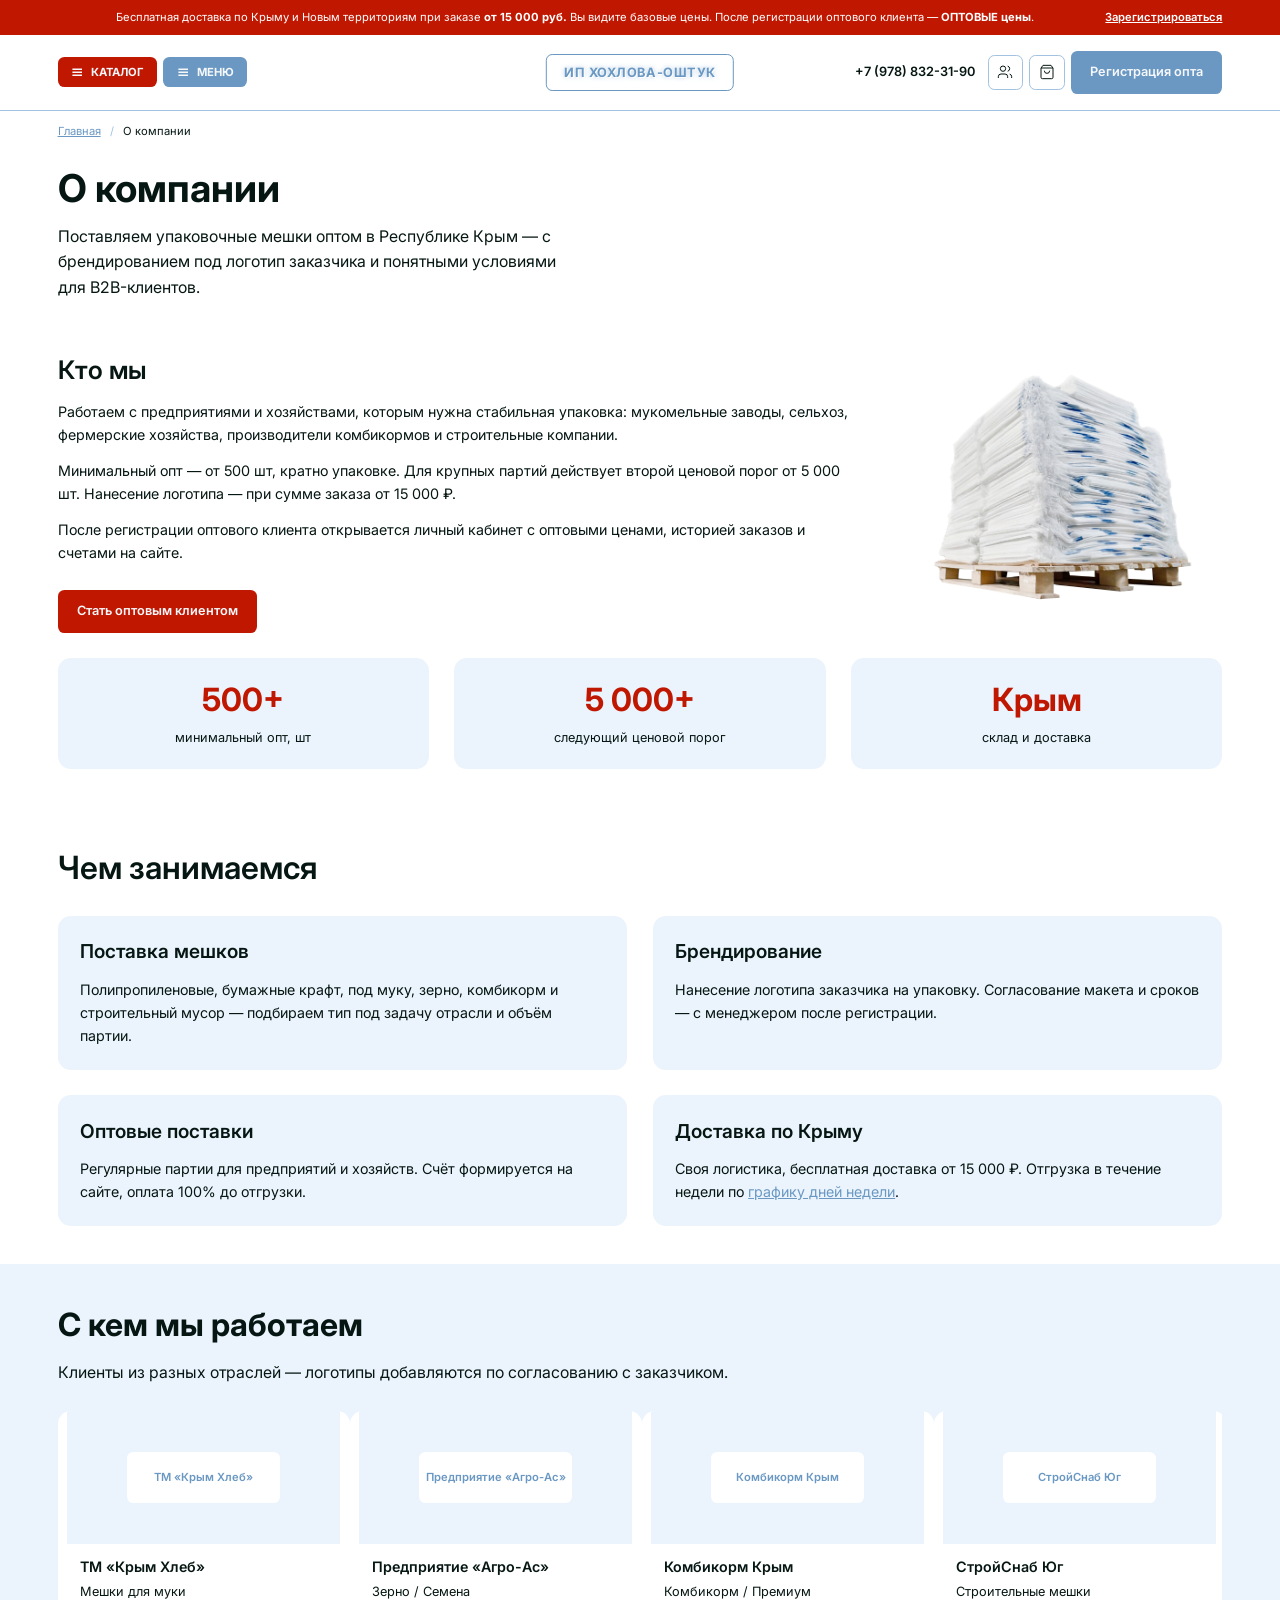
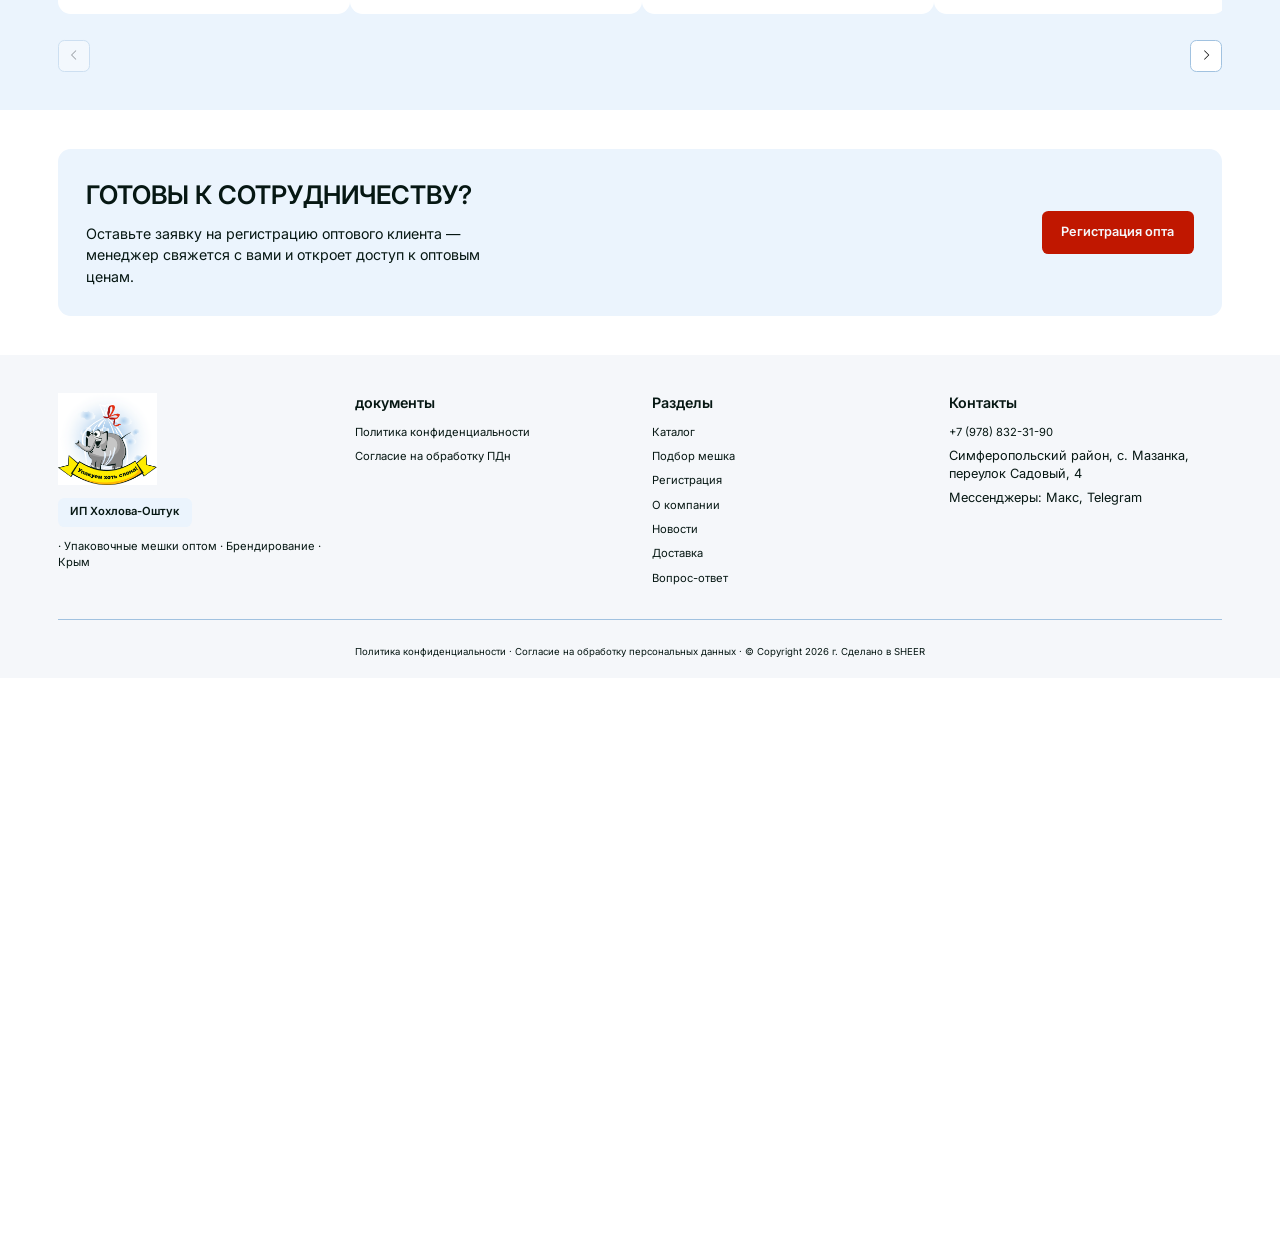
<file: about.html>
<!DOCTYPE html>
<html lang="ru">
<head>
  <meta charset="utf-8" />
  <title>О компании — упаковочные мешки оптом | Упакуем хоть слона</title>
  <meta http-equiv="X-UA-Compatible" content="IE=edge" />
  <meta name="viewport" content="width=device-width, initial-scale=1, maximum-scale=1" />
  <meta name="format-detection" content="telephone=no" />
  <meta name="description" content="ИП Хохлова-Оштук — поставка упаковочных мешков оптом в Крыму. Брендирование, оптовые цены, склад в с. Мазанка, доставка своим транспортом." />

  <link rel="stylesheet" href="libs/bootstrap/bootstrap-grid.css" />
  <link rel="stylesheet" href="libs/fontawesome-free-5.12.0-web/css/all.min.css" />
  <link rel="stylesheet" href="libs/fancybox/jquery.fancybox.min.css" />
  <link rel="stylesheet" href="libs/slick/slick.css" />
  <link rel="stylesheet" href="css/fonts.css" />
  <link rel="stylesheet" href="css/main.css?ver=19" />
  <link rel="stylesheet" href="css/media.css?ver=17" />
</head>
<body>

  <!-- bitrix: top banner -->
  <div class="top-banner">
    <div class="container-fluid">
      <div class="container-main">
        <div class="row">
          <div class="col-12">
            <div class="top-banner__inner">
              <p class="top-banner__text">
                Бесплатная доставка по Крыму и Новым территориям при заказе
                <strong>от 15 000 руб.</strong>
                Вы видите базовые цены. После регистрации оптового клиента —
                <strong>ОПТОВЫЕ цены</strong>.
              </p>
              <a href="index.html#register" class="top-banner__link">Зарегистрироваться</a>
            </div>
          </div>
        </div>
      </div>
    </div>
  </div>

  <!-- bitrix: header -->
  <header class="header default">
    <div class="container-fluid">
      <div class="container-main">
        <div class="row">
          <div class="col-12">
            <div class="header__wrapper">
              <div class="header__left">
                <a href="catalog.html" class="btn-header btn-header--red">
                  <svg width="18" height="18" viewBox="0 0 24 24" fill="none" stroke="currentColor" stroke-width="2.5" aria-hidden="true"><path d="M4 7h16M4 12h16M4 17h16"/></svg>
                  Каталог
                </a>
                <button type="button" class="btn-header btn-header--blue btn-header-menu" aria-label="Открыть меню" aria-expanded="false" aria-controls="menu-mobile">
                  <svg width="18" height="18" viewBox="0 0 24 24" fill="none" stroke="currentColor" stroke-width="2.5" aria-hidden="true"><path d="M4 7h16M4 12h16M4 17h16"/></svg>
                  Меню
                </button>
              </div>
              <a href="index.html" class="header__brand" aria-label="ИП Хохлова-Оштук — на главную">ИП Хохлова-Оштук</a>
              <div class="header__right">
                <a href="tel:+79788323190" class="header__phone">+7 (978) 832-31-90</a>
                <a href="#" class="header__icon" aria-label="Войти">
                  <svg viewBox="0 0 24 24" fill="none" stroke="currentColor" stroke-width="1.5"><path d="M16 21v-2a4 4 0 0 0-4-4H6a4 4 0 0 0-4 4v2"/><circle cx="9" cy="7" r="4"/><path d="M22 21v-2a4 4 0 0 0-3-3.87M16 3.13a4 4 0 0 1 0 7.75"/></svg>
                </a>
                <a href="#" class="header__icon" aria-label="Корзина">
                  <svg viewBox="0 0 24 24" fill="none" stroke="currentColor" stroke-width="1.5"><path d="M6 2 3 6v14a2 2 0 0 0 2 2h14a2 2 0 0 0 2-2V6l-3-4Z"/><path d="M3 6h18M16 10a4 4 0 0 1-8 0"/></svg>
                </a>
                <a href="index.html#register" class="btn-main btn-main--blue btn-main--header">Регистрация опта</a>
              </div>
            </div>
          </div>
        </div>
      </div>
    </div>
    <div class="menu-mobile" id="menu-mobile">
      <div class="container-fluid">
        <div class="container-main">
          <div class="menu-mobile__inner">
            <div class="menu-mobile__head">
              <p class="menu-mobile__title">Меню</p>
              <button type="button" class="menu-mobile__close" aria-label="Закрыть меню">
                <svg width="20" height="20" viewBox="0 0 24 24" fill="none" stroke="currentColor" stroke-width="2" aria-hidden="true"><path d="M18 6 6 18M6 6l12 12"/></svg>
              </button>
            </div>
            <a href="tel:+79788323190" class="menu-mobile__phone">
              <span class="menu-mobile__phone-label">Позвонить на склад</span>
              <span class="menu-mobile__phone-value">+7 (978) 832-31-90</span>
            </a>
            <div class="menu-mobile__body">
              <div class="menu-mobile__group">
                <p class="menu-mobile__label">Каталог и заказ</p>
                <nav class="menu-mobile__nav" aria-label="Каталог и заказ">
                  <a href="catalog.html" class="menu-mobile__link">Каталог мешков</a>
                  <a href="index.html#bag-selection" class="menu-mobile__link">Подбор мешка</a>
                </nav>
              </div>
              <div class="menu-mobile__group">
                <p class="menu-mobile__label">Для кого</p>
                <nav class="menu-mobile__nav menu-mobile__nav--grid" aria-label="Направления">
                  <a href="index.html#segments" class="menu-mobile__link">Все направления</a>
                  <a href="landing-mill.html" class="menu-mobile__link">Мукомольные</a>
                  <a href="landing-agro.html" class="menu-mobile__link">Сельское хозяйство</a>
                  <a href="landing-feed.html" class="menu-mobile__link">Комбикорма</a>
                  <a href="landing-farm.html" class="menu-mobile__link">Фермеры</a>
                  <a href="landing-build.html" class="menu-mobile__link">Строительные</a>
                </nav>
              </div>
              <div class="menu-mobile__group">
                <p class="menu-mobile__label">Компания и сервис</p>
                <nav class="menu-mobile__nav" aria-label="Компания и сервис">
                  <a href="delivery.html" class="menu-mobile__link">Доставка</a>
                  <a href="about.html" class="menu-mobile__link is-active" aria-current="page">О компании</a>
                  <a href="news.html" class="menu-mobile__link">Новости</a>
                  <a href="index.html#faq" class="menu-mobile__link">Вопрос-ответ</a>
                </nav>
              </div>
            </div>
            <div class="menu-mobile__footer">
              <a href="index.html#register" class="btn-main btn-main--blue">Регистрация опта</a>
            </div>
          </div>
        </div>
      </div>
    </div>
    <div class="menu-overlay"></div>
  </header>
  <div class="header-spacer"></div>

  <main>

    <!-- Breadcrumbs -->
    <div class="container-fluid">
      <div class="container-main">
        <div class="row">
          <div class="col-12">
            <nav class="breadcrumbs" aria-label="Хлебные крошки">
              <a href="index.html">Главная</a>
              <span class="breadcrumbs__sep" aria-hidden="true">/</span>
              <span class="breadcrumbs__current">О компании</span>
            </nav>
          </div>
        </div>
      </div>
    </div>

    <!-- Intro -->
    <section class="section section--page-intro">
      <div class="container-fluid">
        <div class="container-main">
          <div class="row">
            <div class="col-12 col-lg-10">
              <h1 class="page-title">О компании</h1>
              <p class="page-lead">Поставляем упаковочные мешки оптом в Республике Крым — с брендированием под логотип заказчика и понятными условиями для B2B-клиентов.</p>
            </div>
          </div>
        </div>
      </div>
    </section>

    <!-- Кто мы -->
    <section class="section">
      <div class="container-fluid">
        <div class="container-main">
          <div class="row">
            <div class="col-12">
              <div class="about-grid">
                <div class="about-text">
                  <h2 class="about-text__title">Кто мы</h2>
                  <p>Работаем с предприятиями и хозяйствами, которым нужна стабильная упаковка: мукомельные заводы, сельхоз, фермерские хозяйства, производители комбикормов и строительные компании.</p>
                  <p>Минимальный опт — от 500 шт, кратно упаковке. Для крупных партий действует второй ценовой порог от 5 000 шт. Нанесение логотипа — при сумме заказа от 15 000 ₽.</p>
                  <p>После регистрации оптового клиента открывается личный кабинет с оптовыми ценами, историей заказов и счетами на сайте.</p>
                  <div class="about-text__actions">
                    <a href="index.html#register" class="btn-main">Стать оптовым клиентом</a>
                  </div>
                </div>
                <div class="about-image">
                  <img src="img/hero-bags.png" alt="Стопка полипропиленовых мешков на складе" width="575" height="523" loading="lazy" />
                </div>
              </div>
              <div class="about-stats">
                <article class="stat-card">
                  <span class="stat-card__value">500+</span>
                  <span class="stat-card__label">минимальный опт, шт</span>
                </article>
                <article class="stat-card">
                  <span class="stat-card__value">5 000+</span>
                  <span class="stat-card__label">следующий ценовой порог</span>
                </article>
                <article class="stat-card">
                  <span class="stat-card__value">Крым</span>
                  <span class="stat-card__label">склад и доставка</span>
                </article>
              </div>
            </div>
          </div>
        </div>
      </div>
    </section>

    <!-- Чем занимаемся -->
    <section class="section">
      <div class="container-fluid">
        <div class="container-main">
          <div class="row">
            <div class="col-12 col-lg-10">
              <h2 class="title-section">Чем занимаемся</h2>
            </div>
          </div>
          <div class="row">
            <div class="col-12">
              <div class="about-directions">
                <article class="about-direction">
                  <h3 class="about-direction__title">Поставка мешков</h3>
                  <p class="about-direction__text">Полипропиленовые, бумажные крафт, под муку, зерно, комбикорм и строительный мусор — подбираем тип под задачу отрасли и объём партии.</p>
                </article>
                <article class="about-direction">
                  <h3 class="about-direction__title">Брендирование</h3>
                  <p class="about-direction__text">Нанесение логотипа заказчика на упаковку. Согласование макета и сроков — с менеджером после регистрации.</p>
                </article>
                <article class="about-direction">
                  <h3 class="about-direction__title">Оптовые поставки</h3>
                  <p class="about-direction__text">Регулярные партии для предприятий и хозяйств. Счёт формируется на сайте, оплата 100% до отгрузки.</p>
                </article>
                <article class="about-direction">
                  <h3 class="about-direction__title">Доставка по Крыму</h3>
                  <p class="about-direction__text">Своя логистика, бесплатная доставка от 15 000 ₽. Отгрузка в течение недели по <a href="delivery.html">графику дней недели</a>.</p>
                </article>
              </div>
            </div>
          </div>
        </div>
      </div>
    </section>

    <!-- Партнёры -->
    <section id="partners" class="section section--partners">
      <div class="container-fluid">
        <div class="container-main">
          <div class="row">
            <div class="col-12 col-lg-8">
              <h2 class="title-section title-section--bold">С кем мы работаем</h2>
              <p class="descr-section">Клиенты из разных отраслей — логотипы добавляются по согласованию с заказчиком.</p>
            </div>
          </div>
          <div class="row">
            <div class="col-12">
              <div class="partners-slider">
                <div class="partners-slider__track">
                  <div class="partners-card">
                    <div class="partners-card__logo"><div class="partners-card__logo-inner">ТМ «Крым Хлеб»</div></div>
                    <div class="partners-card__body"><h3 class="partners-card__title">ТМ «Крым Хлеб»</h3><p class="partners-card__text">Мешки для муки</p></div>
                  </div>
                  <div class="partners-card">
                    <div class="partners-card__logo"><div class="partners-card__logo-inner">Предприятие «Агро-Ас»</div></div>
                    <div class="partners-card__body"><h3 class="partners-card__title">Предприятие «Агро-Ас»</h3><p class="partners-card__text">Зерно / Семена</p></div>
                  </div>
                  <div class="partners-card">
                    <div class="partners-card__logo"><div class="partners-card__logo-inner">Комбикорм Крым</div></div>
                    <div class="partners-card__body"><h3 class="partners-card__title">Комбикорм Крым</h3><p class="partners-card__text">Комбикорм / Премиум</p></div>
                  </div>
                  <div class="partners-card">
                    <div class="partners-card__logo"><div class="partners-card__logo-inner">СтройСнаб Юг</div></div>
                    <div class="partners-card__body"><h3 class="partners-card__title">СтройСнаб Юг</h3><p class="partners-card__text">Строительные мешки</p></div>
                  </div>
                  <div class="partners-card">
                    <div class="partners-card__logo"><div class="partners-card__logo-inner">Ферма «Южный берег»</div></div>
                    <div class="partners-card__body"><h3 class="partners-card__title">Ферма «Южный берег»</h3><p class="partners-card__text">Сельское хозяйство</p></div>
                  </div>
                  <div class="partners-card">
                    <div class="partners-card__logo"><div class="partners-card__logo-inner">Мельница «Севастополь»</div></div>
                    <div class="partners-card__body"><h3 class="partners-card__title">Мельница «Севастополь»</h3><p class="partners-card__text">Мука / Сыпучие</p></div>
                  </div>
                </div>
                <div class="partners-slider__controls">
                  <button type="button" class="partners-slider__arrow partners-slider__prev" aria-label="Предыдущий слайд"><i class="fal fa-chevron-left"></i></button>
                  <button type="button" class="partners-slider__arrow partners-slider__next" aria-label="Следующий слайд"><i class="fal fa-chevron-right"></i></button>
                </div>
              </div>
            </div>
          </div>
        </div>
      </div>
    </section>

    <!-- CTA -->
    <section class="section section--cta-bottom">
      <div class="container-fluid">
        <div class="container-main">
          <div class="row">
            <div class="col-12">
              <div class="cta-panel">
                <div>
                  <p class="cta-panel__title">Готовы к сотрудничеству?</p>
                  <p class="cta-panel__text">Оставьте заявку на регистрацию оптового клиента — менеджер свяжется с вами и откроет доступ к оптовым ценам.</p>
                </div>
                <a href="index.html#register" class="btn-main">Регистрация опта</a>
              </div>
            </div>
          </div>
        </div>
      </div>
    </section>

  </main>

  <!-- bitrix: footer -->
  <footer class="footer">
    <div class="container-fluid">
      <div class="container-main">
        <div class="row">
          <div class="col-12 col-md-6 col-xl-3 footer__col">
            <div class="footer__logo">
              <img src="img/logo.png" alt="Упакуем хоть слона" width="124" height="115" />
            </div>
            <span class="footer__badge">ИП Хохлова-Оштук</span>
            <p class="footer__tagline">· Упаковочные мешки оптом · Брендирование · Крым</p>
          </div>
          <div class="col-12 col-md-6 col-xl-3 footer__col">
            <h3 class="footer__title">документы</h3>
            <ul class="footer__links">
              <li><a href="#">Политика конфиденциальности</a></li>
              <li><a href="#">Согласие на обработку ПДн</a></li>
            </ul>
          </div>
          <div class="col-12 col-md-6 col-xl-3 footer__col">
            <h3 class="footer__title">Разделы</h3>
            <ul class="footer__links">
              <li><a href="catalog.html">Каталог</a></li>
              <li><a href="index.html#bag-selection">Подбор мешка</a></li>
              <li><a href="index.html#register">Регистрация</a></li>
              <li><a href="about.html">О компании</a></li>
              <li><a href="news.html">Новости</a></li>
              <li><a href="delivery.html">Доставка</a></li>
              <li><a href="index.html#faq">Вопрос-ответ</a></li>
            </ul>
          </div>
          <div class="col-12 col-md-6 col-xl-3 footer__col">
            <h3 class="footer__title">Контакты</h3>
            <ul class="footer__links">
              <li><a href="tel:+79788323190">+7 (978) 832-31-90</a></li>
              <li>Симферопольский район, с. Мазанка,<br />переулок Садовый, 4</li>
              <li class="footer__messengers">Мессенджеры: Макс, Telegram</li>
            </ul>
          </div>
        </div>
        <div class="row">
          <div class="col-12">
            <div class="footer__bottom">
              <p>Политика конфиденциальности · Согласие на обработку персональных данных · © Copyright 2026 г. Сделано в SHEER</p>
            </div>
          </div>
        </div>
      </div>
    </div>
  </footer>

  <script src="libs/jquery/jquery-3.6.0.min.js"></script>
  <script src="libs/fancybox/jquery.fancybox.min.js"></script>
  <script src="libs/slick/slick.min.js"></script>
  <script src="libs/mask/jquery.maskedinput.js"></script>
  <script src="js/common.js?ver=13"></script>
</body>
</html>
</file>
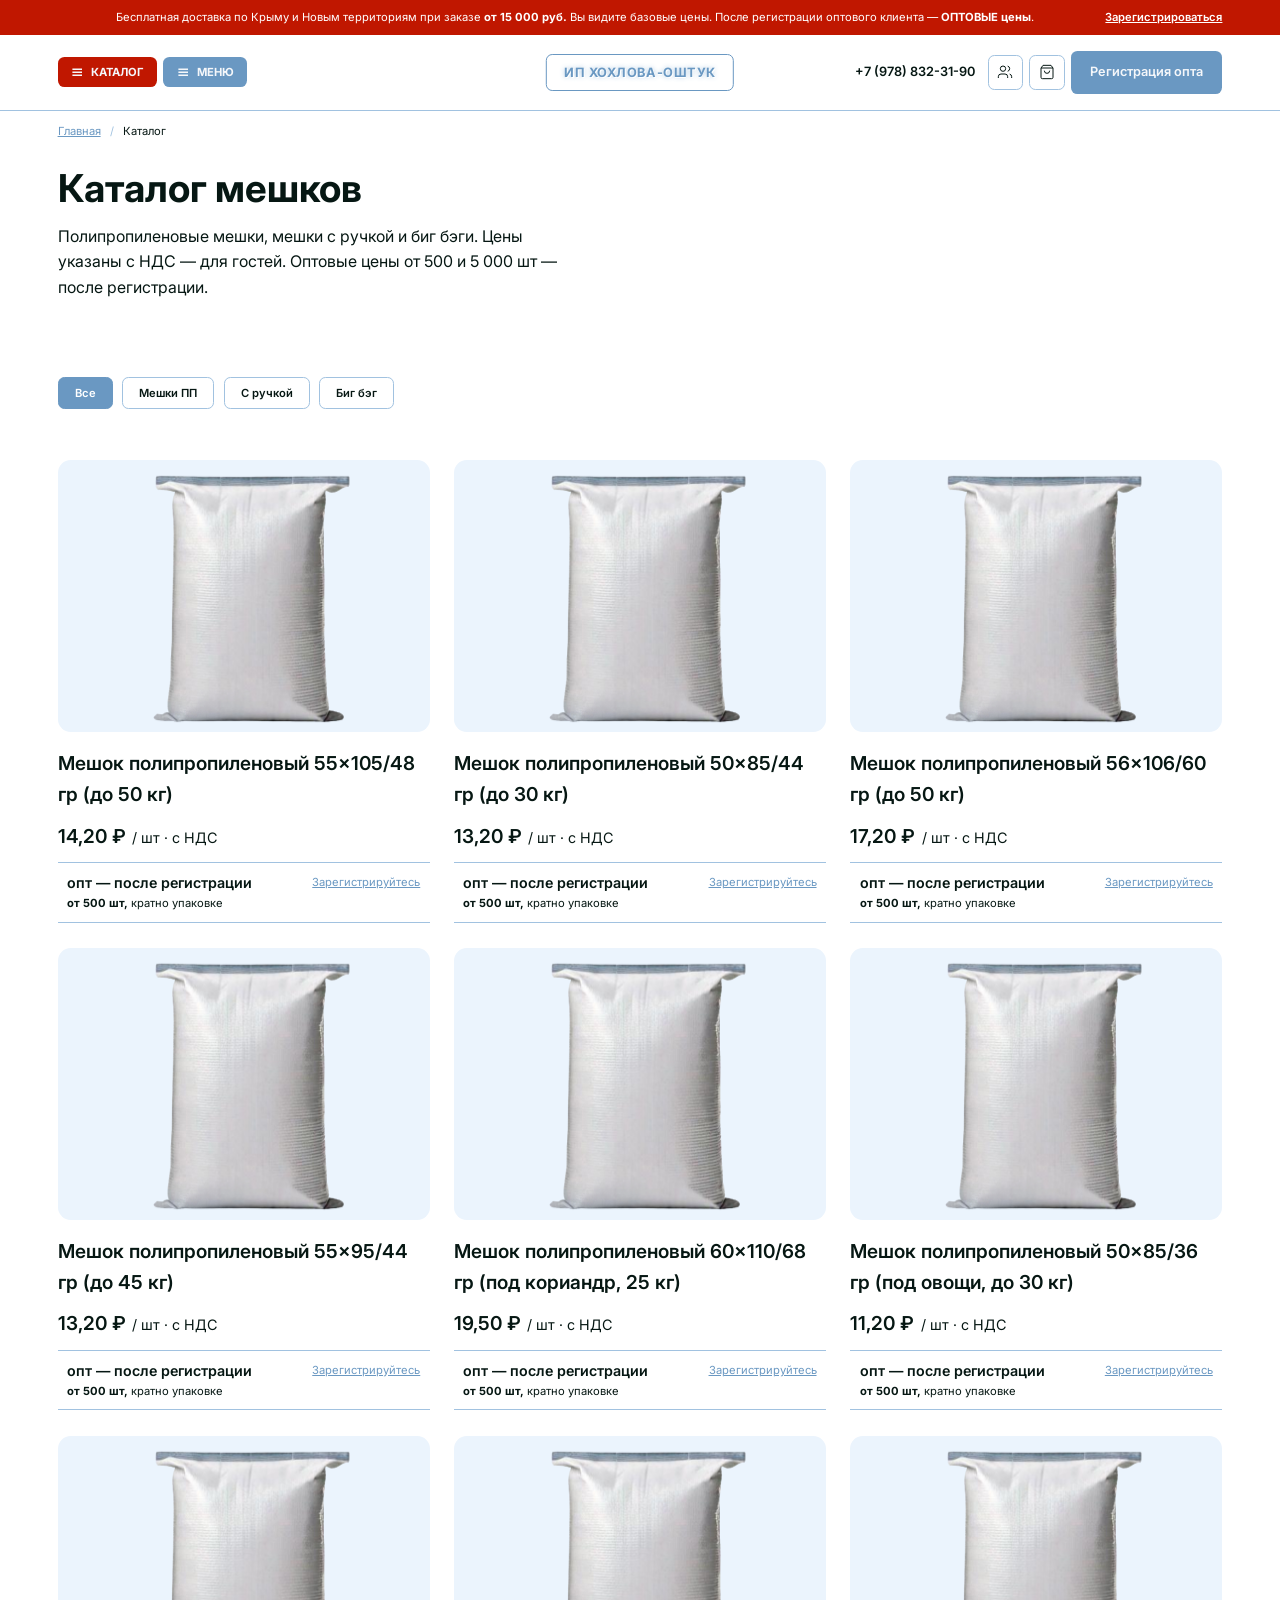
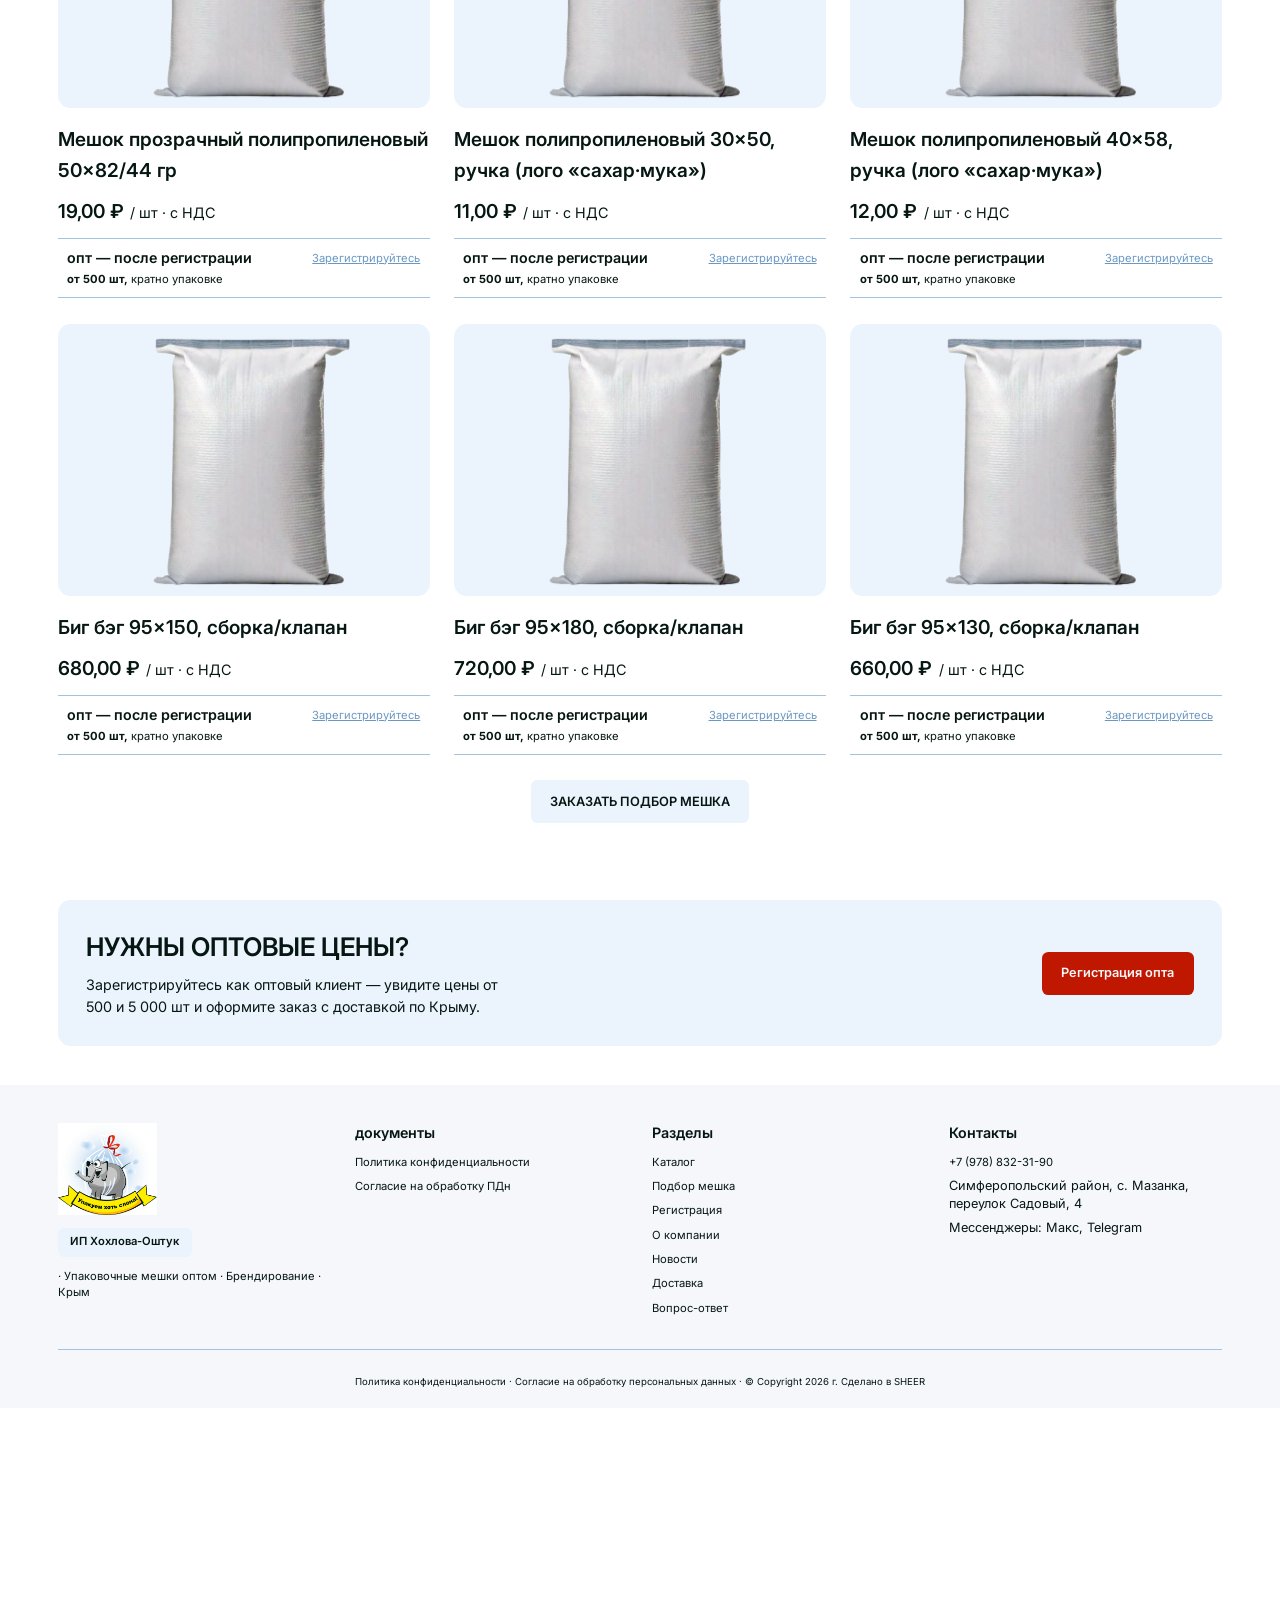
<file: catalog.html>
<!DOCTYPE html>
<html lang="ru">
<head>
  <meta charset="utf-8" />
  <title>Каталог мешков — упаковочные мешки оптом | Упакуем хоть слона</title>
  <meta http-equiv="X-UA-Compatible" content="IE=edge" />
  <meta name="viewport" content="width=device-width, initial-scale=1, maximum-scale=1" />
  <meta name="format-detection" content="telephone=no" />
  <meta name="description" content="Каталог полипропиленовых мешков, мешков с ручкой и биг бэгов. Цены с НДС. Оптовые цены — после регистрации. Минимальная партия от 500 шт." />

  <link rel="stylesheet" href="libs/bootstrap/bootstrap-grid.css" />
  <link rel="stylesheet" href="libs/fontawesome-free-5.12.0-web/css/all.min.css" />
  <link rel="stylesheet" href="libs/fancybox/jquery.fancybox.min.css" />
  <link rel="stylesheet" href="libs/slick/slick.css" />
  <link rel="stylesheet" href="css/fonts.css" />
  <link rel="stylesheet" href="css/main.css?ver=19" />
  <link rel="stylesheet" href="css/media.css?ver=17" />
</head>
<body>

  <!-- bitrix: top banner -->
  <div class="top-banner">
    <div class="container-fluid">
      <div class="container-main">
        <div class="row">
          <div class="col-12">
            <div class="top-banner__inner">
              <p class="top-banner__text">
                Бесплатная доставка по Крыму и Новым территориям при заказе
                <strong>от 15 000 руб.</strong>
                Вы видите базовые цены. После регистрации оптового клиента —
                <strong>ОПТОВЫЕ цены</strong>.
              </p>
              <a href="index.html#register" class="top-banner__link">Зарегистрироваться</a>
            </div>
          </div>
        </div>
      </div>
    </div>
  </div>

  <!-- bitrix: header -->
  <header class="header default">
    <div class="container-fluid">
      <div class="container-main">
        <div class="row">
          <div class="col-12">
            <div class="header__wrapper">
              <div class="header__left">
                <a href="catalog.html" class="btn-header btn-header--red is-active" aria-current="page">
                  <svg width="18" height="18" viewBox="0 0 24 24" fill="none" stroke="currentColor" stroke-width="2.5" aria-hidden="true"><path d="M4 7h16M4 12h16M4 17h16"/></svg>
                  Каталог
                </a>
                <button type="button" class="btn-header btn-header--blue btn-header-menu" aria-label="Открыть меню" aria-expanded="false" aria-controls="menu-mobile">
                  <svg width="18" height="18" viewBox="0 0 24 24" fill="none" stroke="currentColor" stroke-width="2.5" aria-hidden="true"><path d="M4 7h16M4 12h16M4 17h16"/></svg>
                  Меню
                </button>
              </div>
              <a href="index.html" class="header__brand" aria-label="ИП Хохлова-Оштук — на главную">ИП Хохлова-Оштук</a>
              <div class="header__right">
                <a href="tel:+79788323190" class="header__phone">+7 (978) 832-31-90</a>
                <a href="#" class="header__icon" aria-label="Войти">
                  <svg viewBox="0 0 24 24" fill="none" stroke="currentColor" stroke-width="1.5"><path d="M16 21v-2a4 4 0 0 0-4-4H6a4 4 0 0 0-4 4v2"/><circle cx="9" cy="7" r="4"/><path d="M22 21v-2a4 4 0 0 0-3-3.87M16 3.13a4 4 0 0 1 0 7.75"/></svg>
                </a>
                <a href="#" class="header__icon" aria-label="Корзина">
                  <svg viewBox="0 0 24 24" fill="none" stroke="currentColor" stroke-width="1.5"><path d="M6 2 3 6v14a2 2 0 0 0 2 2h14a2 2 0 0 0 2-2V6l-3-4Z"/><path d="M3 6h18M16 10a4 4 0 0 1-8 0"/></svg>
                </a>
                <a href="index.html#register" class="btn-main btn-main--blue btn-main--header">Регистрация опта</a>
              </div>
            </div>
          </div>
        </div>
      </div>
    </div>
    <div class="menu-mobile" id="menu-mobile">
      <div class="container-fluid">
        <div class="container-main">
          <div class="menu-mobile__inner">
            <div class="menu-mobile__head">
              <p class="menu-mobile__title">Меню</p>
              <button type="button" class="menu-mobile__close" aria-label="Закрыть меню">
                <svg width="20" height="20" viewBox="0 0 24 24" fill="none" stroke="currentColor" stroke-width="2" aria-hidden="true"><path d="M18 6 6 18M6 6l12 12"/></svg>
              </button>
            </div>
            <a href="tel:+79788323190" class="menu-mobile__phone">
              <span class="menu-mobile__phone-label">Позвонить на склад</span>
              <span class="menu-mobile__phone-value">+7 (978) 832-31-90</span>
            </a>
            <div class="menu-mobile__body">
              <div class="menu-mobile__group">
                <p class="menu-mobile__label">Каталог и заказ</p>
                <nav class="menu-mobile__nav" aria-label="Каталог и заказ">
                  <a href="catalog.html" class="menu-mobile__link is-active" aria-current="page">Каталог мешков</a>
                  <a href="index.html#bag-selection" class="menu-mobile__link">Подбор мешка</a>
                </nav>
              </div>
              <div class="menu-mobile__group">
                <p class="menu-mobile__label">Для кого</p>
                <nav class="menu-mobile__nav menu-mobile__nav--grid" aria-label="Направления">
                  <a href="index.html#segments" class="menu-mobile__link">Все направления</a>
                  <a href="landing-mill.html" class="menu-mobile__link">Мукомольные</a>
                  <a href="landing-agro.html" class="menu-mobile__link">Сельское хозяйство</a>
                  <a href="landing-feed.html" class="menu-mobile__link">Комбикорма</a>
                  <a href="landing-farm.html" class="menu-mobile__link">Фермеры</a>
                  <a href="landing-build.html" class="menu-mobile__link">Строительные</a>
                </nav>
              </div>
              <div class="menu-mobile__group">
                <p class="menu-mobile__label">Компания и сервис</p>
                <nav class="menu-mobile__nav" aria-label="Компания и сервис">
                  <a href="delivery.html" class="menu-mobile__link">Доставка</a>
                  <a href="about.html" class="menu-mobile__link">О компании</a>
                  <a href="news.html" class="menu-mobile__link">Новости</a>
                  <a href="index.html#faq" class="menu-mobile__link">Вопрос-ответ</a>
                </nav>
              </div>
            </div>
            <div class="menu-mobile__footer">
              <a href="index.html#register" class="btn-main btn-main--blue">Регистрация опта</a>
            </div>
          </div>
        </div>
      </div>
    </div>
    <div class="menu-overlay"></div>
  </header>
  <div class="header-spacer"></div>

  <main>

    <!-- Breadcrumbs -->
    <div class="container-fluid">
      <div class="container-main">
        <div class="row">
          <div class="col-12">
            <nav class="breadcrumbs" aria-label="Хлебные крошки">
              <a href="index.html">Главная</a>
              <span class="breadcrumbs__sep" aria-hidden="true">/</span>
              <span class="breadcrumbs__current">Каталог</span>
            </nav>
          </div>
        </div>
      </div>
    </div>

    <!-- Page hero -->
    <section class="section section--page-hero">
      <div class="container-fluid">
        <div class="container-main">
          <div class="row">
            <div class="col-12">
              <div class="page-hero">
                <div class="page-hero__content">
                  <h1 class="page-title">Каталог мешков</h1>
                  <p class="page-lead">Полипропиленовые мешки, мешки с ручкой и биг бэги. Цены указаны с НДС — для гостей. Оптовые цены от 500 и 5 000 шт — после регистрации.</p>
                </div>
              </div>
            </div>
          </div>
        </div>
      </div>
    </section>

    <!-- Catalog grid -->
    <section class="section">
      <div class="container-fluid">
        <div class="container-main">
          <div class="row">
            <div class="col-12">
              <div class="catalog-filter" role="tablist" aria-label="Фильтр по категориям">
                <button type="button" class="catalog-filter__btn is-active" data-filter="all" role="tab" aria-selected="true">Все</button>
                <button type="button" class="catalog-filter__btn" data-filter="pp" role="tab" aria-selected="false">Мешки ПП</button>
                <button type="button" class="catalog-filter__btn" data-filter="handle" role="tab" aria-selected="false">С ручкой</button>
                <button type="button" class="catalog-filter__btn" data-filter="bigbag" role="tab" aria-selected="false">Биг бэг</button>
              </div>
            </div>
          </div>
          <div class="row catalog-grid">
            <div class="col-12 col-sm-6 col-xl-4" data-category="pp">
              <article class="item-product">
                <div class="item-product__image"><a href="product.html"><img src="img/product-bag.png" alt="Мешок полипропиленовый 55×105/48 гр" loading="lazy" /></a></div>
                <h3 class="item-product__title"><a href="product.html">Мешок полипропиленовый 55×105/48 гр (до 50 кг)</a></h3>
                <div class="item-product__price"><span class="item-product__price-value">14,20 ₽</span><span class="item-product__price-note">/ шт · с НДС</span></div>
                <div class="item-product__wholesale">
                  <div class="item-product__wholesale-head"><p class="item-product__wholesale-price">опт — после регистрации</p><a href="index.html#register" class="item-product__wholesale-link">Зарегистрируйтесь</a></div>
                  <p class="item-product__wholesale-note"><strong>от 500 шт, </strong>кратно упаковке</p>
                </div>
              </article>
            </div>
            <div class="col-12 col-sm-6 col-xl-4" data-category="pp">
              <article class="item-product">
                <div class="item-product__image"><a href="product.html"><img src="img/product-bag.png" alt="Мешок полипропиленовый 50×85/44 гр" loading="lazy" /></a></div>
                <h3 class="item-product__title"><a href="product.html">Мешок полипропиленовый 50×85/44 гр (до 30 кг)</a></h3>
                <div class="item-product__price"><span class="item-product__price-value">13,20 ₽</span><span class="item-product__price-note">/ шт · с НДС</span></div>
                <div class="item-product__wholesale">
                  <div class="item-product__wholesale-head"><p class="item-product__wholesale-price">опт — после регистрации</p><a href="index.html#register" class="item-product__wholesale-link">Зарегистрируйтесь</a></div>
                  <p class="item-product__wholesale-note"><strong>от 500 шт, </strong>кратно упаковке</p>
                </div>
              </article>
            </div>
            <div class="col-12 col-sm-6 col-xl-4" data-category="pp">
              <article class="item-product">
                <div class="item-product__image"><a href="product.html"><img src="img/product-bag.png" alt="Мешок полипропиленовый 56×106/60 гр" loading="lazy" /></a></div>
                <h3 class="item-product__title"><a href="product.html">Мешок полипропиленовый 56×106/60 гр (до 50 кг)</a></h3>
                <div class="item-product__price"><span class="item-product__price-value">17,20 ₽</span><span class="item-product__price-note">/ шт · с НДС</span></div>
                <div class="item-product__wholesale">
                  <div class="item-product__wholesale-head"><p class="item-product__wholesale-price">опт — после регистрации</p><a href="index.html#register" class="item-product__wholesale-link">Зарегистрируйтесь</a></div>
                  <p class="item-product__wholesale-note"><strong>от 500 шт, </strong>кратно упаковке</p>
                </div>
              </article>
            </div>
            <div class="col-12 col-sm-6 col-xl-4" data-category="pp">
              <article class="item-product">
                <div class="item-product__image"><a href="product.html"><img src="img/product-bag.png" alt="Мешок полипропиленовый 55×95/44 гр" loading="lazy" /></a></div>
                <h3 class="item-product__title"><a href="product.html">Мешок полипропиленовый 55×95/44 гр (до 45 кг)</a></h3>
                <div class="item-product__price"><span class="item-product__price-value">13,20 ₽</span><span class="item-product__price-note">/ шт · с НДС</span></div>
                <div class="item-product__wholesale">
                  <div class="item-product__wholesale-head"><p class="item-product__wholesale-price">опт — после регистрации</p><a href="index.html#register" class="item-product__wholesale-link">Зарегистрируйтесь</a></div>
                  <p class="item-product__wholesale-note"><strong>от 500 шт, </strong>кратно упаковке</p>
                </div>
              </article>
            </div>
            <div class="col-12 col-sm-6 col-xl-4" data-category="pp">
              <article class="item-product">
                <div class="item-product__image"><a href="product.html"><img src="img/product-bag.png" alt="Мешок полипропиленовый 60×110/68 гр" loading="lazy" /></a></div>
                <h3 class="item-product__title"><a href="product.html">Мешок полипропиленовый 60×110/68 гр (под кориандр, 25 кг)</a></h3>
                <div class="item-product__price"><span class="item-product__price-value">19,50 ₽</span><span class="item-product__price-note">/ шт · с НДС</span></div>
                <div class="item-product__wholesale">
                  <div class="item-product__wholesale-head"><p class="item-product__wholesale-price">опт — после регистрации</p><a href="index.html#register" class="item-product__wholesale-link">Зарегистрируйтесь</a></div>
                  <p class="item-product__wholesale-note"><strong>от 500 шт, </strong>кратно упаковке</p>
                </div>
              </article>
            </div>
            <div class="col-12 col-sm-6 col-xl-4" data-category="pp">
              <article class="item-product">
                <div class="item-product__image"><a href="product.html"><img src="img/product-bag.png" alt="Мешок полипропиленовый 50×85/36 гр" loading="lazy" /></a></div>
                <h3 class="item-product__title"><a href="product.html">Мешок полипропиленовый 50×85/36 гр (под овощи, до 30 кг)</a></h3>
                <div class="item-product__price"><span class="item-product__price-value">11,20 ₽</span><span class="item-product__price-note">/ шт · с НДС</span></div>
                <div class="item-product__wholesale">
                  <div class="item-product__wholesale-head"><p class="item-product__wholesale-price">опт — после регистрации</p><a href="index.html#register" class="item-product__wholesale-link">Зарегистрируйтесь</a></div>
                  <p class="item-product__wholesale-note"><strong>от 500 шт, </strong>кратно упаковке</p>
                </div>
              </article>
            </div>
            <div class="col-12 col-sm-6 col-xl-4" data-category="pp">
              <article class="item-product">
                <div class="item-product__image"><a href="product.html"><img src="img/product-bag.png" alt="Мешок прозрачный полипропиленовый 50×82/44 гр" loading="lazy" /></a></div>
                <h3 class="item-product__title"><a href="product.html">Мешок прозрачный полипропиленовый 50×82/44 гр</a></h3>
                <div class="item-product__price"><span class="item-product__price-value">19,00 ₽</span><span class="item-product__price-note">/ шт · с НДС</span></div>
                <div class="item-product__wholesale">
                  <div class="item-product__wholesale-head"><p class="item-product__wholesale-price">опт — после регистрации</p><a href="index.html#register" class="item-product__wholesale-link">Зарегистрируйтесь</a></div>
                  <p class="item-product__wholesale-note"><strong>от 500 шт, </strong>кратно упаковке</p>
                </div>
              </article>
            </div>
            <div class="col-12 col-sm-6 col-xl-4" data-category="handle">
              <article class="item-product">
                <div class="item-product__image"><a href="product.html"><img src="img/product-bag.png" alt="Мешок полипропиленовый 30×50 с ручкой" loading="lazy" /></a></div>
                <h3 class="item-product__title"><a href="product.html">Мешок полипропиленовый 30×50, ручка (лого «сахар·мука»)</a></h3>
                <div class="item-product__price"><span class="item-product__price-value">11,00 ₽</span><span class="item-product__price-note">/ шт · с НДС</span></div>
                <div class="item-product__wholesale">
                  <div class="item-product__wholesale-head"><p class="item-product__wholesale-price">опт — после регистрации</p><a href="index.html#register" class="item-product__wholesale-link">Зарегистрируйтесь</a></div>
                  <p class="item-product__wholesale-note"><strong>от 500 шт, </strong>кратно упаковке</p>
                </div>
              </article>
            </div>
            <div class="col-12 col-sm-6 col-xl-4" data-category="handle">
              <article class="item-product">
                <div class="item-product__image"><a href="product.html"><img src="img/product-bag.png" alt="Мешок полипропиленовый 40×58 с ручкой" loading="lazy" /></a></div>
                <h3 class="item-product__title"><a href="product.html">Мешок полипропиленовый 40×58, ручка (лого «сахар·мука»)</a></h3>
                <div class="item-product__price"><span class="item-product__price-value">12,00 ₽</span><span class="item-product__price-note">/ шт · с НДС</span></div>
                <div class="item-product__wholesale">
                  <div class="item-product__wholesale-head"><p class="item-product__wholesale-price">опт — после регистрации</p><a href="index.html#register" class="item-product__wholesale-link">Зарегистрируйтесь</a></div>
                  <p class="item-product__wholesale-note"><strong>от 500 шт, </strong>кратно упаковке</p>
                </div>
              </article>
            </div>
            <div class="col-12 col-sm-6 col-xl-4" data-category="bigbag">
              <article class="item-product">
                <div class="item-product__image"><a href="product.html"><img src="img/product-bag.png" alt="Биг бэг 95×150" loading="lazy" /></a></div>
                <h3 class="item-product__title"><a href="product.html">Биг бэг 95×150, сборка/клапан</a></h3>
                <div class="item-product__price"><span class="item-product__price-value">680,00 ₽</span><span class="item-product__price-note">/ шт · с НДС</span></div>
                <div class="item-product__wholesale">
                  <div class="item-product__wholesale-head"><p class="item-product__wholesale-price">опт — после регистрации</p><a href="index.html#register" class="item-product__wholesale-link">Зарегистрируйтесь</a></div>
                  <p class="item-product__wholesale-note"><strong>от 500 шт, </strong>кратно упаковке</p>
                </div>
              </article>
            </div>
            <div class="col-12 col-sm-6 col-xl-4" data-category="bigbag">
              <article class="item-product">
                <div class="item-product__image"><a href="product.html"><img src="img/product-bag.png" alt="Биг бэг 95×180" loading="lazy" /></a></div>
                <h3 class="item-product__title"><a href="product.html">Биг бэг 95×180, сборка/клапан</a></h3>
                <div class="item-product__price"><span class="item-product__price-value">720,00 ₽</span><span class="item-product__price-note">/ шт · с НДС</span></div>
                <div class="item-product__wholesale">
                  <div class="item-product__wholesale-head"><p class="item-product__wholesale-price">опт — после регистрации</p><a href="index.html#register" class="item-product__wholesale-link">Зарегистрируйтесь</a></div>
                  <p class="item-product__wholesale-note"><strong>от 500 шт, </strong>кратно упаковке</p>
                </div>
              </article>
            </div>
            <div class="col-12 col-sm-6 col-xl-4" data-category="bigbag">
              <article class="item-product">
                <div class="item-product__image"><a href="product.html"><img src="img/product-bag.png" alt="Биг бэг 95×130" loading="lazy" /></a></div>
                <h3 class="item-product__title"><a href="product.html">Биг бэг 95×130, сборка/клапан</a></h3>
                <div class="item-product__price"><span class="item-product__price-value">660,00 ₽</span><span class="item-product__price-note">/ шт · с НДС</span></div>
                <div class="item-product__wholesale">
                  <div class="item-product__wholesale-head"><p class="item-product__wholesale-price">опт — после регистрации</p><a href="index.html#register" class="item-product__wholesale-link">Зарегистрируйтесь</a></div>
                  <p class="item-product__wholesale-note"><strong>от 500 шт, </strong>кратно упаковке</p>
                </div>
              </article>
            </div>
          </div>
          <div class="row">
            <div class="col-12">
              <div class="catalog-cta">
                <a href="index.html#bag-selection" class="btn-main btn-main--sky btn-main--upper">заказать подбор мешка</a>
              </div>
            </div>
          </div>
        </div>
      </div>
    </section>

    <!-- CTA -->
    <section class="section section--cta-bottom">
      <div class="container-fluid">
        <div class="container-main">
          <div class="row">
            <div class="col-12">
              <div class="cta-panel">
                <div>
                  <p class="cta-panel__title">Нужны оптовые цены?</p>
                  <p class="cta-panel__text">Зарегистрируйтесь как оптовый клиент — увидите цены от 500 и 5 000 шт и оформите заказ с доставкой по Крыму.</p>
                </div>
                <a href="index.html#register" class="btn-main">Регистрация опта</a>
              </div>
            </div>
          </div>
        </div>
      </div>
    </section>

  </main>

  <!-- bitrix: footer -->
  <footer class="footer">
    <div class="container-fluid">
      <div class="container-main">
        <div class="row">
          <div class="col-12 col-md-6 col-xl-3 footer__col">
            <div class="footer__logo">
              <img src="img/logo.png" alt="Упакуем хоть слона" width="124" height="115" />
            </div>
            <span class="footer__badge">ИП Хохлова-Оштук</span>
            <p class="footer__tagline">· Упаковочные мешки оптом · Брендирование · Крым</p>
          </div>
          <div class="col-12 col-md-6 col-xl-3 footer__col">
            <h3 class="footer__title">документы</h3>
            <ul class="footer__links">
              <li><a href="#">Политика конфиденциальности</a></li>
              <li><a href="#">Согласие на обработку ПДн</a></li>
            </ul>
          </div>
          <div class="col-12 col-md-6 col-xl-3 footer__col">
            <h3 class="footer__title">Разделы</h3>
            <ul class="footer__links">
              <li><a href="catalog.html">Каталог</a></li>
              <li><a href="index.html#bag-selection">Подбор мешка</a></li>
              <li><a href="index.html#register">Регистрация</a></li>
              <li><a href="about.html">О компании</a></li>
              <li><a href="news.html">Новости</a></li>
              <li><a href="delivery.html">Доставка</a></li>
              <li><a href="index.html#faq">Вопрос-ответ</a></li>
            </ul>
          </div>
          <div class="col-12 col-md-6 col-xl-3 footer__col">
            <h3 class="footer__title">Контакты</h3>
            <ul class="footer__links">
              <li><a href="tel:+79788323190">+7 (978) 832-31-90</a></li>
              <li>Симферопольский район, с. Мазанка,<br />переулок Садовый, 4</li>
              <li class="footer__messengers">Мессенджеры: Макс, Telegram</li>
            </ul>
          </div>
        </div>
        <div class="row">
          <div class="col-12">
            <div class="footer__bottom">
              <p>Политика конфиденциальности · Согласие на обработку персональных данных · © Copyright 2026 г. Сделано в SHEER</p>
            </div>
          </div>
        </div>
      </div>
    </div>
  </footer>

  <script src="libs/jquery/jquery-3.6.0.min.js"></script>
  <script src="libs/fancybox/jquery.fancybox.min.js"></script>
  <script src="libs/slick/slick.min.js"></script>
  <script src="libs/mask/jquery.maskedinput.js"></script>
  <script src="js/common.js?ver=13"></script>
</body>
</html>
</file>
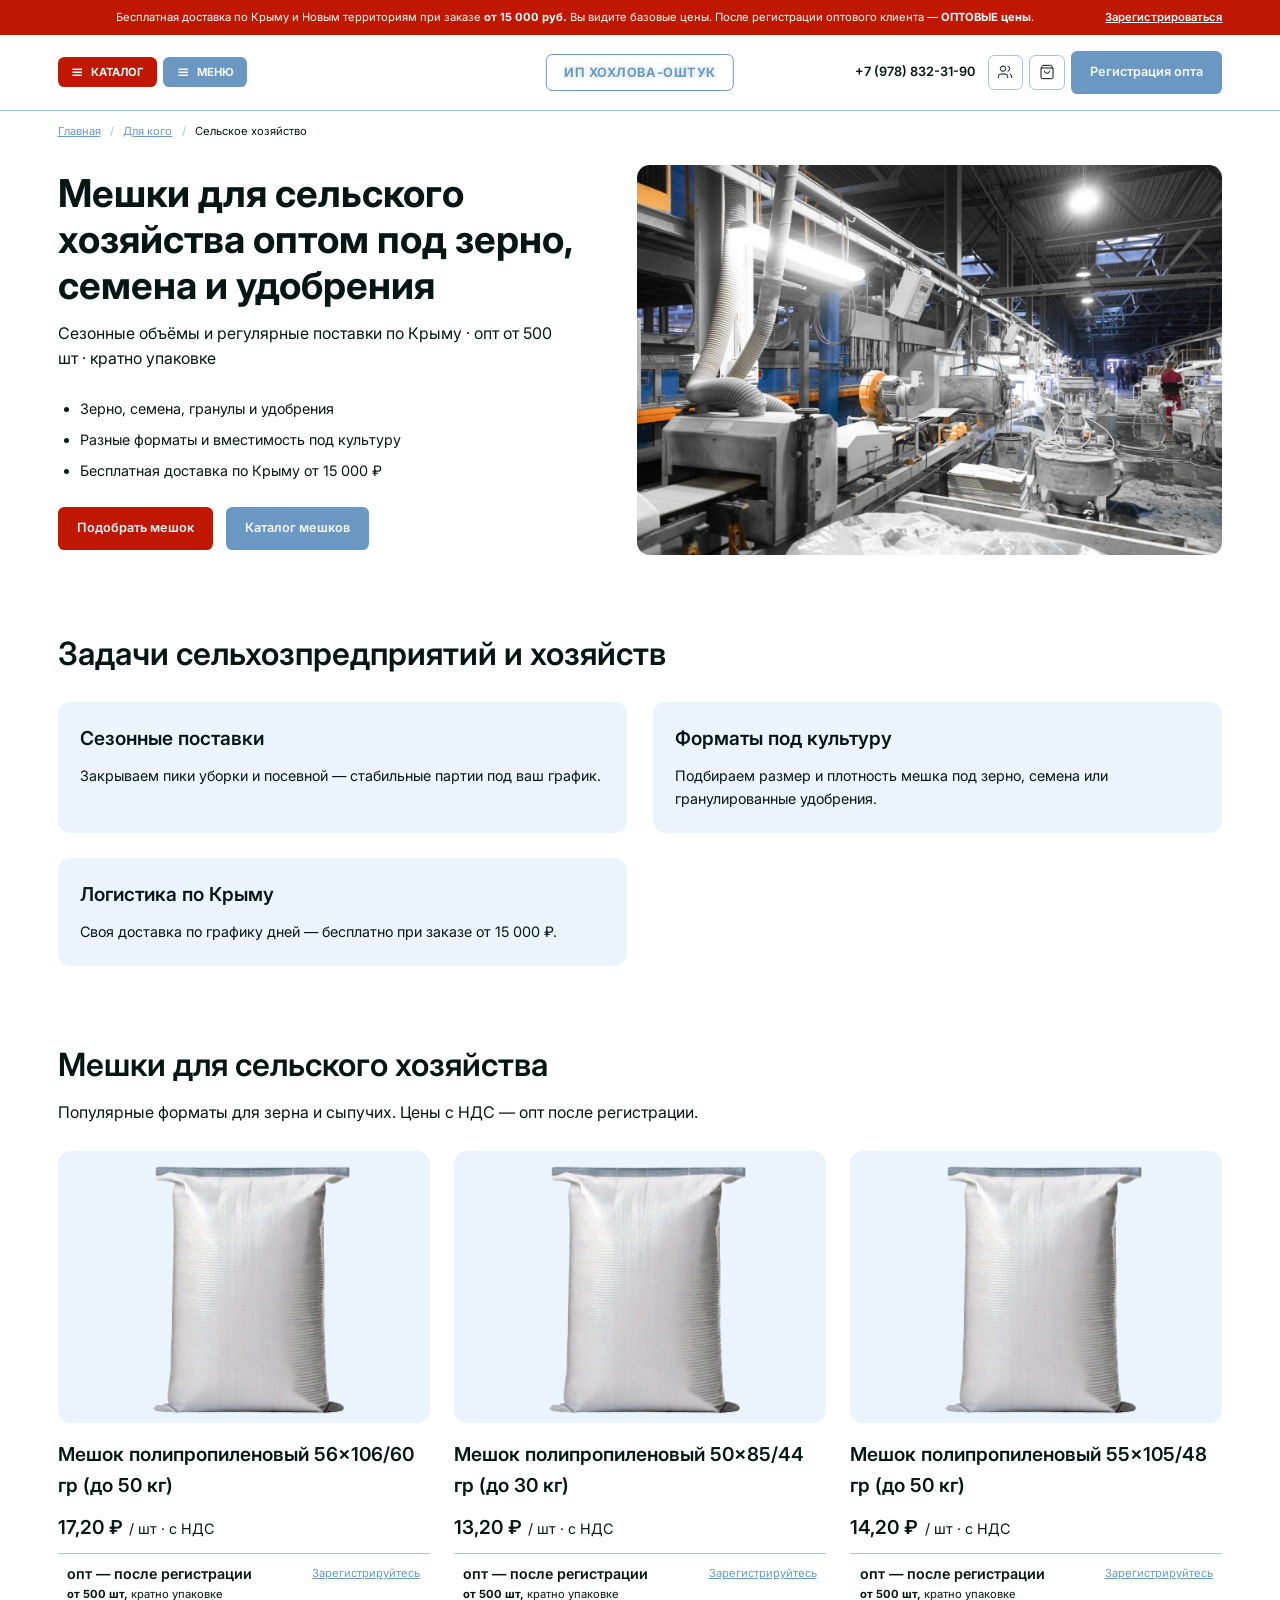
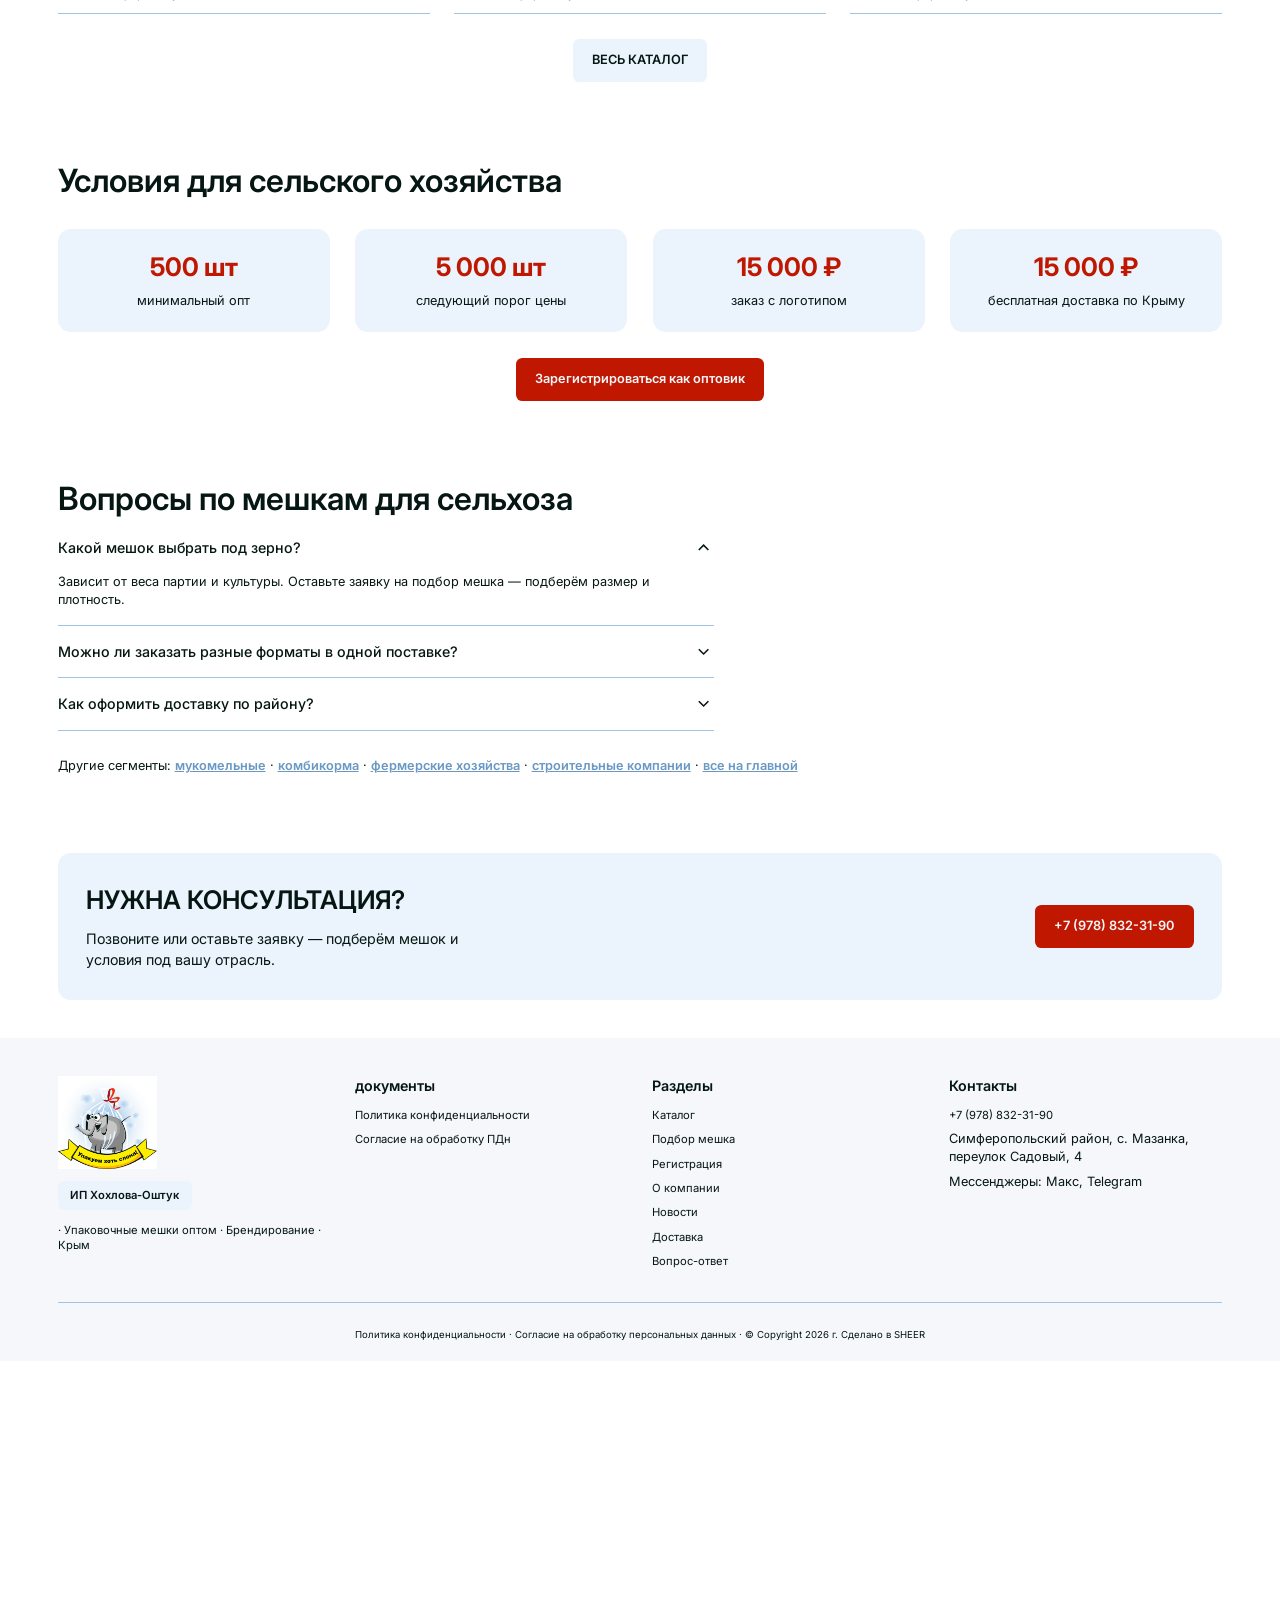
<file: landing-agro.html>
<!DOCTYPE html>
<html lang="ru">
<head>
  <meta charset="utf-8" />
  <title>Мешки для сельского хозяйства оптом — Крым | Упакуем хоть слона</title>
  <meta http-equiv="X-UA-Compatible" content="IE=edge" />
  <meta name="viewport" content="width=device-width, initial-scale=1, maximum-scale=1" />
  <meta name="format-detection" content="telephone=no" />
  <meta name="description" content="Упаковка для зерна, семян и удобрений оптом. Разные форматы, доставка по Крыму от 15 000 ₽ бесплатно." />

  <link rel="stylesheet" href="libs/bootstrap/bootstrap-grid.css" />
  <link rel="stylesheet" href="libs/fontawesome-free-5.12.0-web/css/all.min.css" />
  <link rel="stylesheet" href="libs/fancybox/jquery.fancybox.min.css" />
  <link rel="stylesheet" href="libs/slick/slick.css" />
  <link rel="stylesheet" href="css/fonts.css" />
  <link rel="stylesheet" href="css/main.css?ver=19" />
  <link rel="stylesheet" href="css/media.css?ver=17" />
</head>
<body>

  <!-- bitrix: top banner -->
  <div class="top-banner">
    <div class="container-fluid">
      <div class="container-main">
        <div class="row">
          <div class="col-12">
            <div class="top-banner__inner">
              <p class="top-banner__text">
                Бесплатная доставка по Крыму и Новым территориям при заказе
                <strong>от 15 000 руб.</strong>
                Вы видите базовые цены. После регистрации оптового клиента —
                <strong>ОПТОВЫЕ цены</strong>.
              </p>
              <a href="index.html#register" class="top-banner__link">Зарегистрироваться</a>
            </div>
          </div>
        </div>
      </div>
    </div>
  </div>

  <!-- bitrix: header -->
  <header class="header default">
    <div class="container-fluid">
      <div class="container-main">
        <div class="row">
          <div class="col-12">
            <div class="header__wrapper">
              <div class="header__left">
                <a href="catalog.html" class="btn-header btn-header--red">
                  <svg width="18" height="18" viewBox="0 0 24 24" fill="none" stroke="currentColor" stroke-width="2.5" aria-hidden="true"><path d="M4 7h16M4 12h16M4 17h16"/></svg>
                  Каталог
                </a>
                <button type="button" class="btn-header btn-header--blue btn-header-menu" aria-label="Открыть меню" aria-expanded="false" aria-controls="menu-mobile">
                  <svg width="18" height="18" viewBox="0 0 24 24" fill="none" stroke="currentColor" stroke-width="2.5" aria-hidden="true"><path d="M4 7h16M4 12h16M4 17h16"/></svg>
                  Меню
                </button>
              </div>
              <a href="index.html" class="header__brand" aria-label="ИП Хохлова-Оштук — на главную">ИП Хохлова-Оштук</a>
              <div class="header__right">
                <a href="tel:+79788323190" class="header__phone">+7 (978) 832-31-90</a>
                <a href="#" class="header__icon" aria-label="Войти">
                  <svg viewBox="0 0 24 24" fill="none" stroke="currentColor" stroke-width="1.5"><path d="M16 21v-2a4 4 0 0 0-4-4H6a4 4 0 0 0-4 4v2"/><circle cx="9" cy="7" r="4"/><path d="M22 21v-2a4 4 0 0 0-3-3.87M16 3.13a4 4 0 0 1 0 7.75"/></svg>
                </a>
                <a href="#" class="header__icon" aria-label="Корзина">
                  <svg viewBox="0 0 24 24" fill="none" stroke="currentColor" stroke-width="1.5"><path d="M6 2 3 6v14a2 2 0 0 0 2 2h14a2 2 0 0 0 2-2V6l-3-4Z"/><path d="M3 6h18M16 10a4 4 0 0 1-8 0"/></svg>
                </a>
                <a href="index.html#register" class="btn-main btn-main--blue btn-main--header">Регистрация опта</a>
              </div>
            </div>
          </div>
        </div>
      </div>
    </div>
    <div class="menu-mobile" id="menu-mobile">
      <div class="container-fluid">
        <div class="container-main">
          <div class="menu-mobile__inner">
            <div class="menu-mobile__head">
              <p class="menu-mobile__title">Меню</p>
              <button type="button" class="menu-mobile__close" aria-label="Закрыть меню">
                <svg width="20" height="20" viewBox="0 0 24 24" fill="none" stroke="currentColor" stroke-width="2" aria-hidden="true"><path d="M18 6 6 18M6 6l12 12"/></svg>
              </button>
            </div>
            <a href="tel:+79788323190" class="menu-mobile__phone">
              <span class="menu-mobile__phone-label">Позвонить на склад</span>
              <span class="menu-mobile__phone-value">+7 (978) 832-31-90</span>
            </a>
            <div class="menu-mobile__body">
              <div class="menu-mobile__group">
                <p class="menu-mobile__label">Каталог и заказ</p>
                <nav class="menu-mobile__nav" aria-label="Каталог и заказ">
                  <a href="catalog.html" class="menu-mobile__link">Каталог мешков</a>
                  <a href="index.html#bag-selection" class="menu-mobile__link">Подбор мешка</a>
                </nav>
              </div>
              <div class="menu-mobile__group">
                <p class="menu-mobile__label">Для кого</p>
                <nav class="menu-mobile__nav menu-mobile__nav--grid" aria-label="Направления">
                  <a href="index.html#segments" class="menu-mobile__link">Все направления</a>
                  <a href="landing-mill.html" class="menu-mobile__link">Мукомольные</a>
                  <a href="landing-agro.html" class="menu-mobile__link is-active" aria-current="page">Сельское хозяйство</a>
                  <a href="landing-feed.html" class="menu-mobile__link">Комбикорма</a>
                  <a href="landing-farm.html" class="menu-mobile__link">Фермеры</a>
                  <a href="landing-build.html" class="menu-mobile__link">Строительные</a>
                </nav>
              </div>
              <div class="menu-mobile__group">
                <p class="menu-mobile__label">Компания и сервис</p>
                <nav class="menu-mobile__nav" aria-label="Компания и сервис">
                  <a href="delivery.html" class="menu-mobile__link">Доставка</a>
                  <a href="about.html" class="menu-mobile__link">О компании</a>
                  <a href="news.html" class="menu-mobile__link">Новости</a>
                  <a href="index.html#faq" class="menu-mobile__link">Вопрос-ответ</a>
                </nav>
              </div>
            </div>
            <div class="menu-mobile__footer">
              <a href="index.html#register" class="btn-main btn-main--blue">Регистрация опта</a>
            </div>
          </div>
        </div>
      </div>
    </div>
    <div class="menu-overlay"></div>
  </header>
  <div class="header-spacer"></div>

  <main>

    <div class="container-fluid">
      <div class="container-main">
        <div class="row">
          <div class="col-12">
            <nav class="breadcrumbs" aria-label="Хлебные крошки">
              <a href="index.html">Главная</a>
              <span class="breadcrumbs__sep" aria-hidden="true">/</span>
              <a href="index.html#segments">Для кого</a>
              <span class="breadcrumbs__sep" aria-hidden="true">/</span>
              <span class="breadcrumbs__current">Сельское хозяйство</span>
            </nav>
          </div>
        </div>
      </div>
    </div>

    <section class="section section--page-hero">
      <div class="container-fluid">
        <div class="container-main">
          <div class="row">
            <div class="col-12">
              <div class="page-hero">
                <div class="page-hero__content">
                  <h1 class="page-title">Мешки для сельского хозяйства оптом под зерно, семена и удобрения</h1>
                  <p class="page-lead">Сезонные объёмы и регулярные поставки по Крыму · опт от 500 шт · кратно упаковке</p>
                  <ul class="page-hero__bullets"><li>Зерно, семена, гранулы и удобрения</li><li>Разные форматы и вместимость под культуру</li><li>Бесплатная доставка по Крыму от 15 000 ₽</li></ul>
                  <div class="page-hero__actions">
                    <a href="index.html#bag-selection" class="btn-main">Подобрать мешок</a>
                    <a href="catalog.html" class="btn-main btn-main--blue">Каталог мешков</a>
                  </div>
                </div>
                <div class="page-hero__visual">
                  <div class="page-hero__image">
                    <img src="img/segment-mill.png" alt="Сельское хозяйство" width="800" height="500" loading="eager" />
                  </div>
                </div>
              </div>
            </div>
          </div>
        </div>
      </div>
    </section>

    <section class="section">
      <div class="container-fluid">
        <div class="container-main">
          <div class="row">
            <div class="col-12">
              <h2 class="title-section">Задачи сельхозпредприятий и хозяйств</h2>
            </div>
          </div>
          <div class="row">
            <div class="col-12">
              <div class="about-directions">
            <div class="about-direction">
              <h3 class="about-direction__title">Сезонные поставки</h3>
              <p class="about-direction__text">Закрываем пики уборки и посевной — стабильные партии под ваш график.</p>
            </div>            <div class="about-direction">
              <h3 class="about-direction__title">Форматы под культуру</h3>
              <p class="about-direction__text">Подбираем размер и плотность мешка под зерно, семена или гранулированные удобрения.</p>
            </div>            <div class="about-direction">
              <h3 class="about-direction__title">Логистика по Крыму</h3>
              <p class="about-direction__text">Своя доставка по графику дней — бесплатно при заказе от 15 000 ₽.</p>
            </div>
              </div>
            </div>
          </div>
        </div>
      </div>
    </section>

    <section class="section" id="catalog">
      <div class="container-fluid">
        <div class="container-main">
          <div class="row">
            <div class="col-12 col-lg-10">
              <h2 class="title-section">Мешки для сельского хозяйства</h2>
              <p class="descr-section">Популярные форматы для зерна и сыпучих. Цены с НДС — опт после регистрации.</p>
            </div>
          </div>
          <div class="row">
            <div class="col-12 col-sm-6 col-xl-4">
              <article class="item-product">
                <div class="item-product__image"><a href="product.html"><img src="img/product-bag.png" alt="Мешок полипропиленовый 56×106/60 гр (до 50 кг)" loading="lazy" /></a></div>
                <h3 class="item-product__title"><a href="product.html">Мешок полипропиленовый 56×106/60 гр (до 50 кг)</a></h3>
                <div class="item-product__price"><span class="item-product__price-value">17,20 ₽</span><span class="item-product__price-note">/ шт · с НДС</span></div>
                <div class="item-product__wholesale">
                  <div class="item-product__wholesale-head"><p class="item-product__wholesale-price">опт — после регистрации</p><a href="index.html#register" class="item-product__wholesale-link">Зарегистрируйтесь</a></div>
                  <p class="item-product__wholesale-note"><strong>от 500 шт, </strong>кратно упаковке</p>
                </div>
              </article>
            </div>
            <div class="col-12 col-sm-6 col-xl-4">
              <article class="item-product">
                <div class="item-product__image"><a href="product.html"><img src="img/product-bag.png" alt="Мешок полипропиленовый 50×85/44 гр (до 30 кг)" loading="lazy" /></a></div>
                <h3 class="item-product__title"><a href="product.html">Мешок полипропиленовый 50×85/44 гр (до 30 кг)</a></h3>
                <div class="item-product__price"><span class="item-product__price-value">13,20 ₽</span><span class="item-product__price-note">/ шт · с НДС</span></div>
                <div class="item-product__wholesale">
                  <div class="item-product__wholesale-head"><p class="item-product__wholesale-price">опт — после регистрации</p><a href="index.html#register" class="item-product__wholesale-link">Зарегистрируйтесь</a></div>
                  <p class="item-product__wholesale-note"><strong>от 500 шт, </strong>кратно упаковке</p>
                </div>
              </article>
            </div>
            <div class="col-12 col-sm-6 col-xl-4">
              <article class="item-product">
                <div class="item-product__image"><a href="product.html"><img src="img/product-bag.png" alt="Мешок полипропиленовый 55×105/48 гр (до 50 кг)" loading="lazy" /></a></div>
                <h3 class="item-product__title"><a href="product.html">Мешок полипропиленовый 55×105/48 гр (до 50 кг)</a></h3>
                <div class="item-product__price"><span class="item-product__price-value">14,20 ₽</span><span class="item-product__price-note">/ шт · с НДС</span></div>
                <div class="item-product__wholesale">
                  <div class="item-product__wholesale-head"><p class="item-product__wholesale-price">опт — после регистрации</p><a href="index.html#register" class="item-product__wholesale-link">Зарегистрируйтесь</a></div>
                  <p class="item-product__wholesale-note"><strong>от 500 шт, </strong>кратно упаковке</p>
                </div>
              </article>
            </div>
          </div>
          <div class="row">
            <div class="col-12">
              <div class="catalog-cta">
                <a href="catalog.html" class="btn-main btn-main--sky btn-main--upper">весь каталог</a>
              </div>
            </div>
          </div>
        </div>
      </div>
    </section>

    <section class="section">
      <div class="container-fluid">
        <div class="container-main">
          <div class="row">
            <div class="col-12">
              <h2 class="title-section">Условия для сельского хозяйства</h2>
              <div class="about-stats landing-conditions">
                <div class="stat-card"><span class="stat-card__value">500 шт</span><span class="stat-card__label">минимальный опт</span></div>
                <div class="stat-card"><span class="stat-card__value">5 000 шт</span><span class="stat-card__label">следующий порог цены</span></div>
                <div class="stat-card"><span class="stat-card__value">15 000 ₽</span><span class="stat-card__label">заказ с логотипом</span></div>
                <div class="stat-card"><span class="stat-card__value">15 000 ₽</span><span class="stat-card__label">бесплатная доставка по Крыму</span></div>
              </div>
              <div class="about-text__actions" style="text-align:center;margin-top:var(--space-block);">
                <a href="index.html#register" class="btn-main">Зарегистрироваться как оптовик</a>
              </div>
            </div>
          </div>
        </div>
      </div>
    </section>

    <section class="section">
      <div class="container-fluid">
        <div class="container-main">
          <div class="row">
            <div class="col-12">
              <h2 class="title-section">Вопросы по мешкам для сельхоза</h2>
              <div class="landing-faq">
                <div class="item-question is-open">
                  <button type="button" class="item-question__trigger" aria-expanded="true">
                    <span>Какой мешок выбрать под зерно?</span>
                    <svg class="item-question__icon" viewBox="0 0 24 24" fill="none" stroke="currentColor" stroke-width="2"><path d="m6 9 6 6 6-6"/></svg>
                  </button>
                  <div class="item-question__content">Зависит от веса партии и культуры. Оставьте заявку на <a href="index.html#bag-selection">подбор мешка</a> — подберём размер и плотность.</div>
                </div>
                <div class="item-question">
                  <button type="button" class="item-question__trigger" aria-expanded="false">
                    <span>Можно ли заказать разные форматы в одной поставке?</span>
                    <svg class="item-question__icon" viewBox="0 0 24 24" fill="none" stroke="currentColor" stroke-width="2"><path d="m6 9 6 6 6-6"/></svg>
                  </button>
                  <div class="item-question__content">Да, при соблюдении минимальной партии <strong>500 шт</strong> на позицию, кратно упаковке.</div>
                </div>
                <div class="item-question">
                  <button type="button" class="item-question__trigger" aria-expanded="false">
                    <span>Как оформить доставку по району?</span>
                    <svg class="item-question__icon" viewBox="0 0 24 24" fill="none" stroke="currentColor" stroke-width="2"><path d="m6 9 6 6 6-6"/></svg>
                  </button>
                  <div class="item-question__content">После регистрации оформите заказ на сайте — доставка по <a href="delivery.html">графику дней</a> по Крыму.</div>
                </div>
              </div>
              <p class="landing-segments">Другие сегменты: <a href="landing-mill.html">мукомельные</a> · <a href="landing-feed.html">комбикорма</a> · <a href="landing-farm.html">фермерские хозяйства</a> · <a href="landing-build.html">строительные компании</a> · <a href="index.html#segments">все на главной</a></p>
            </div>
          </div>
        </div>
      </div>
    </section>

    <section class="section section--cta-bottom">
      <div class="container-fluid">
        <div class="container-main">
          <div class="row">
            <div class="col-12">
              <div class="cta-panel">
                <div>
                  <p class="cta-panel__title">Нужна консультация?</p>
                  <p class="cta-panel__text">Позвоните или оставьте заявку — подберём мешок и условия под вашу отрасль.</p>
                </div>
                <a href="tel:+79788323190" class="btn-main">+7 (978) 832-31-90</a>
              </div>
            </div>
          </div>
        </div>
      </div>
    </section>

  </main>

  <footer class="footer">
    <div class="container-fluid">
      <div class="container-main">
        <div class="row">
          <div class="col-12 col-md-6 col-xl-3 footer__col">
            <div class="footer__logo">
              <img src="img/logo.png" alt="Упакуем хоть слона" width="124" height="115" />
            </div>
            <span class="footer__badge">ИП Хохлова-Оштук</span>
            <p class="footer__tagline">· Упаковочные мешки оптом · Брендирование · Крым</p>
          </div>
          <div class="col-12 col-md-6 col-xl-3 footer__col">
            <h3 class="footer__title">документы</h3>
            <ul class="footer__links">
              <li><a href="#">Политика конфиденциальности</a></li>
              <li><a href="#">Согласие на обработку ПДн</a></li>
            </ul>
          </div>
          <div class="col-12 col-md-6 col-xl-3 footer__col">
            <h3 class="footer__title">Разделы</h3>
            <ul class="footer__links">
              <li><a href="catalog.html">Каталог</a></li>
              <li><a href="index.html#bag-selection">Подбор мешка</a></li>
              <li><a href="index.html#register">Регистрация</a></li>
              <li><a href="about.html">О компании</a></li>
              <li><a href="news.html">Новости</a></li>
              <li><a href="delivery.html">Доставка</a></li>
              <li><a href="index.html#faq">Вопрос-ответ</a></li>
            </ul>
          </div>
          <div class="col-12 col-md-6 col-xl-3 footer__col">
            <h3 class="footer__title">Контакты</h3>
            <ul class="footer__links">
              <li><a href="tel:+79788323190">+7 (978) 832-31-90</a></li>
              <li>Симферопольский район, с. Мазанка,<br />переулок Садовый, 4</li>
              <li class="footer__messengers">Мессенджеры: Макс, Telegram</li>
            </ul>
          </div>
        </div>
        <div class="row">
          <div class="col-12">
            <div class="footer__bottom">
              <p>Политика конфиденциальности · Согласие на обработку персональных данных · © Copyright 2026 г. Сделано в SHEER</p>
            </div>
          </div>
        </div>
      </div>
    </div>
  </footer>

  <script src="libs/jquery/jquery-3.6.0.min.js"></script>
  <script src="libs/fancybox/jquery.fancybox.min.js"></script>
  <script src="libs/slick/slick.min.js"></script>
  <script src="libs/mask/jquery.maskedinput.js"></script>
  <script src="js/common.js?ver=13"></script>
</body>
</html>
</file>
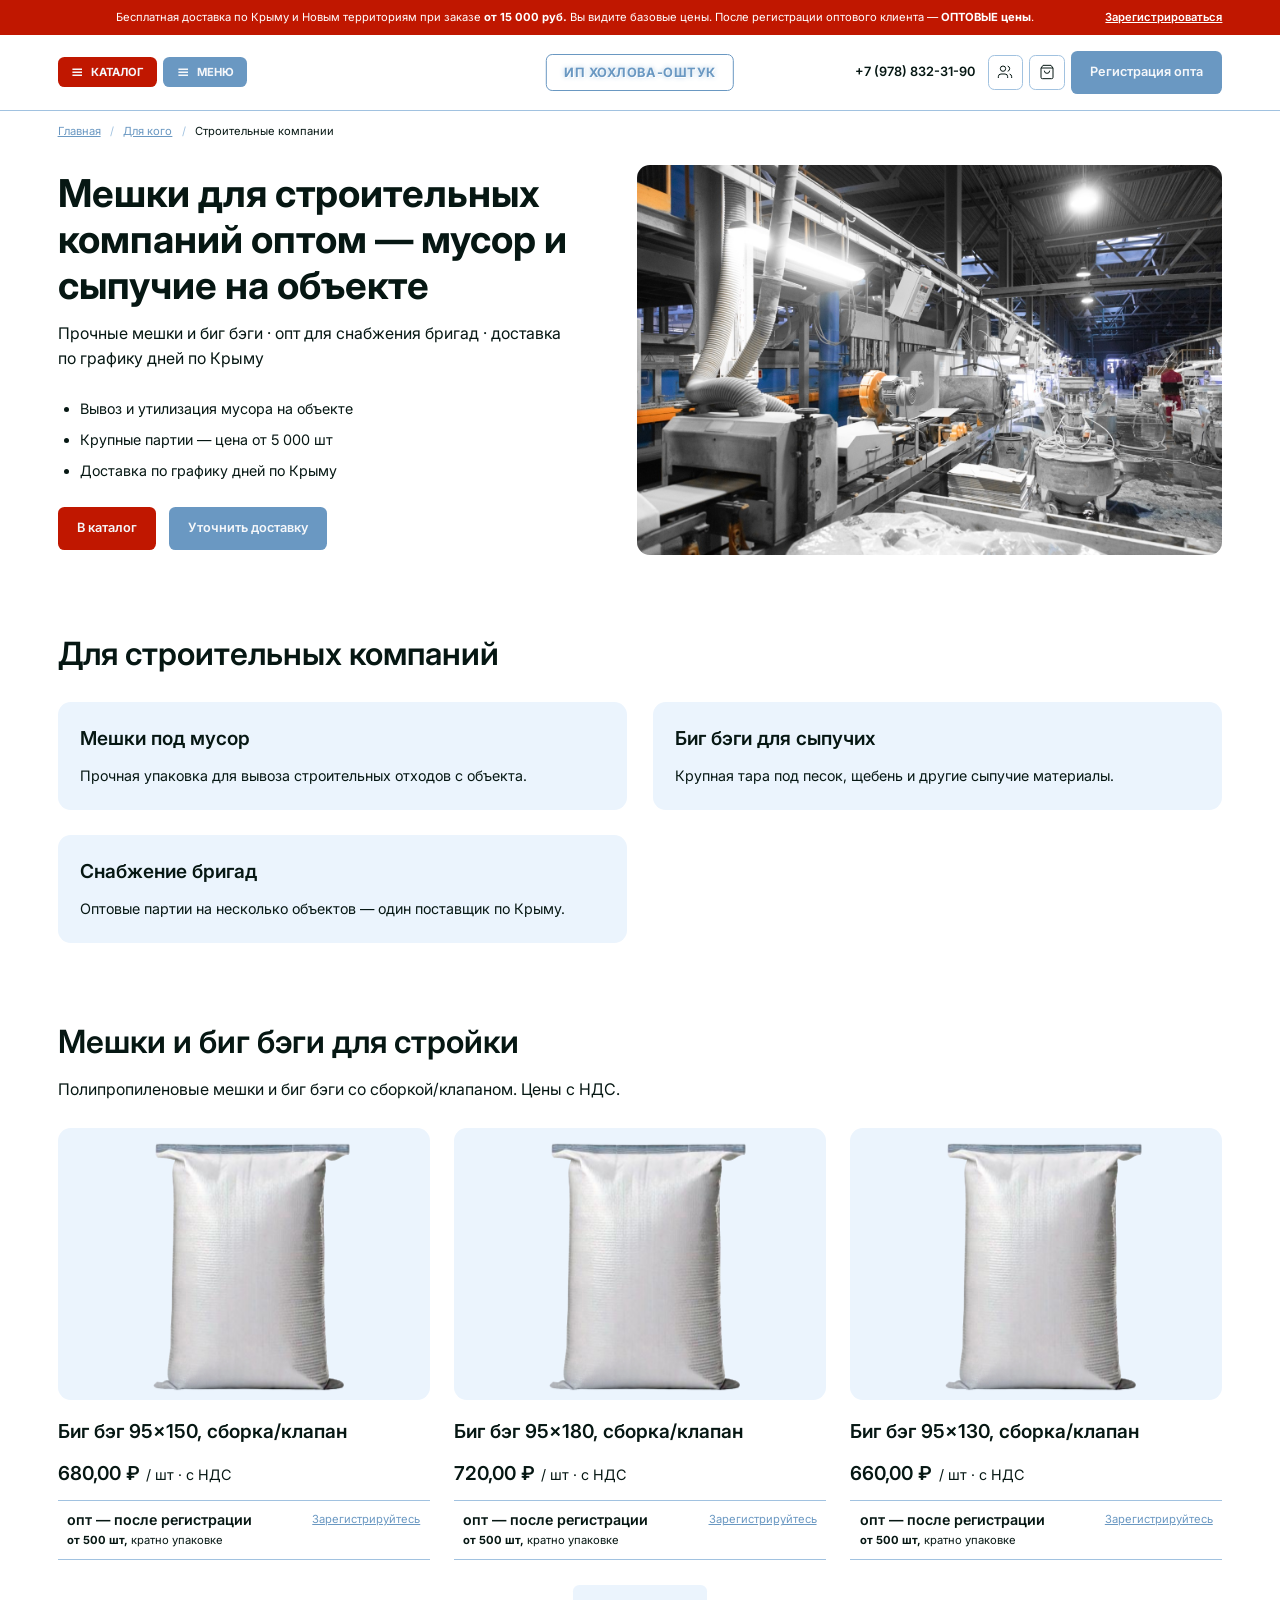
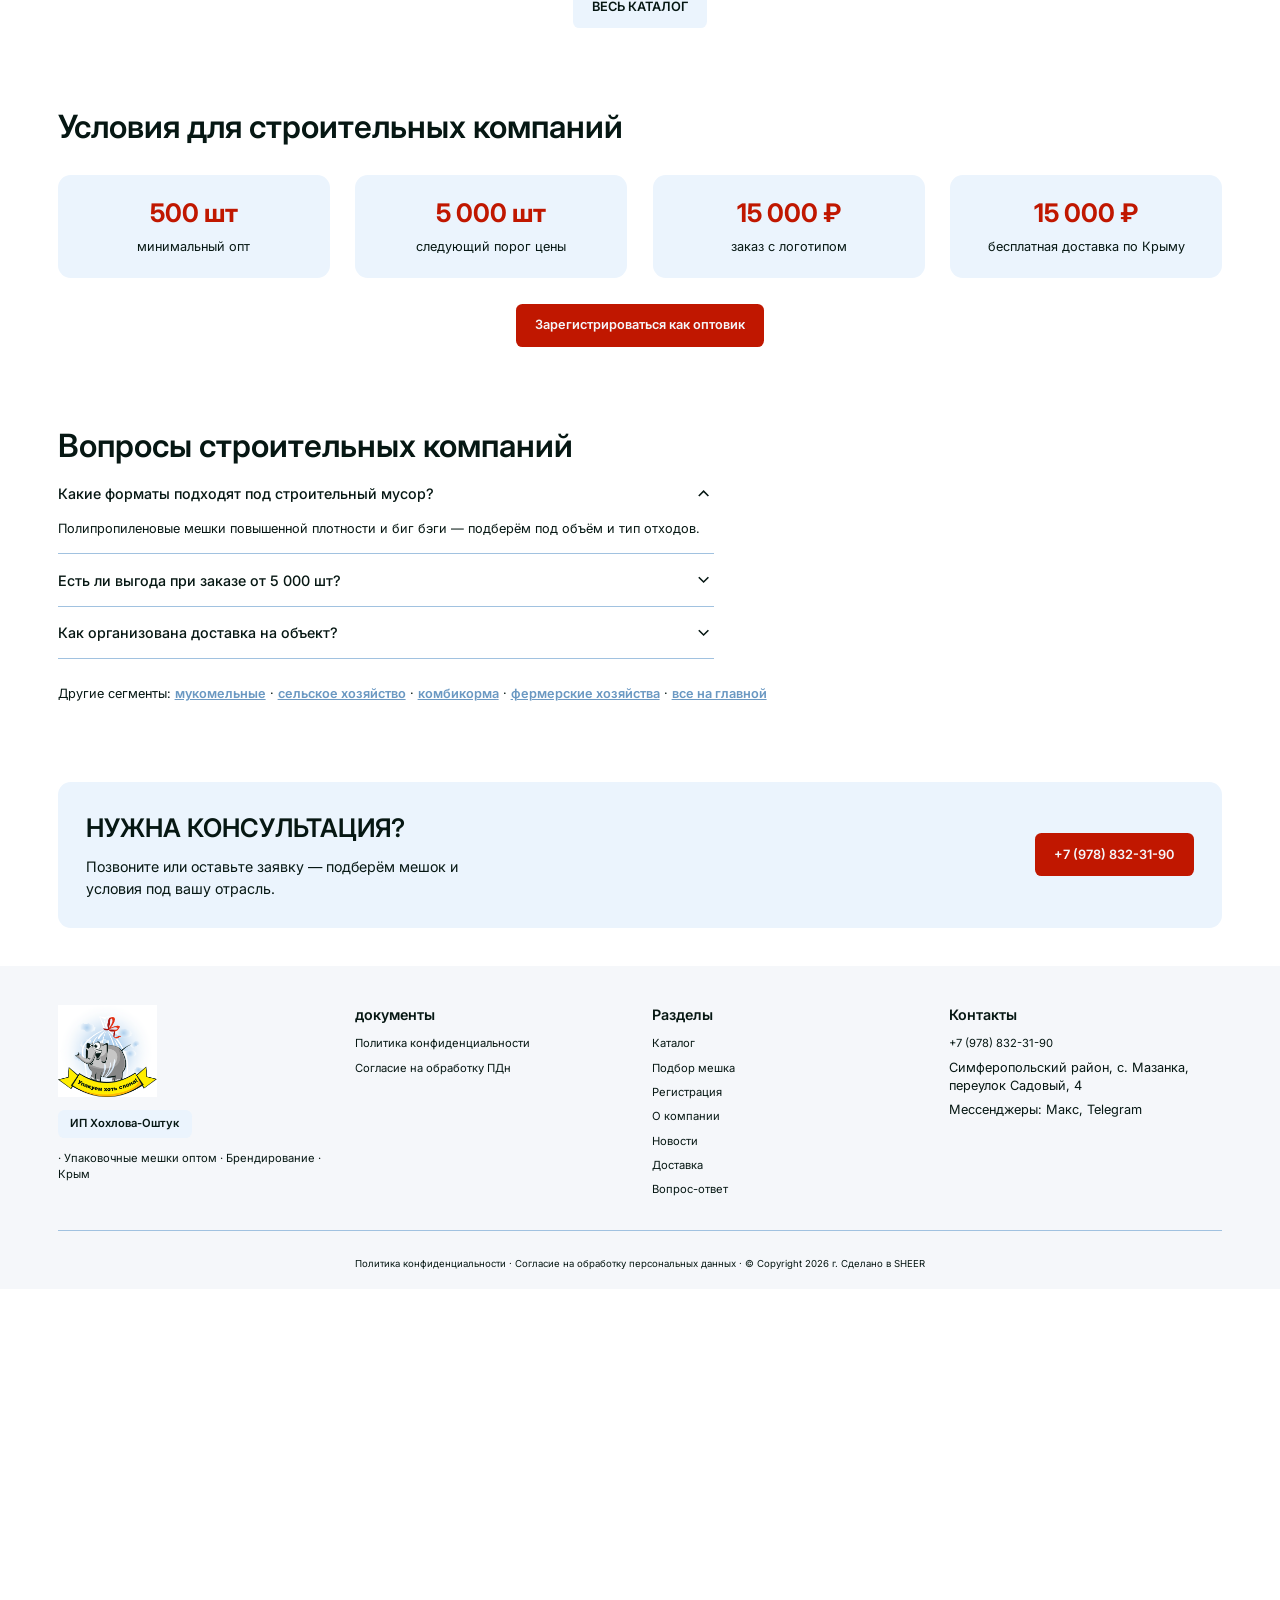
<file: landing-build.html>
<!DOCTYPE html>
<html lang="ru">
<head>
  <meta charset="utf-8" />
  <title>Мешки для строительных компаний оптом — Крым | Упакуем хоть слона</title>
  <meta http-equiv="X-UA-Compatible" content="IE=edge" />
  <meta name="viewport" content="width=device-width, initial-scale=1, maximum-scale=1" />
  <meta name="format-detection" content="telephone=no" />
  <meta name="description" content="Мешки и биг бэги под строительный мусор и сыпучие. Крупные партии от 5 000 шт. Доставка по графику по Крыму." />

  <link rel="stylesheet" href="libs/bootstrap/bootstrap-grid.css" />
  <link rel="stylesheet" href="libs/fontawesome-free-5.12.0-web/css/all.min.css" />
  <link rel="stylesheet" href="libs/fancybox/jquery.fancybox.min.css" />
  <link rel="stylesheet" href="libs/slick/slick.css" />
  <link rel="stylesheet" href="css/fonts.css" />
  <link rel="stylesheet" href="css/main.css?ver=19" />
  <link rel="stylesheet" href="css/media.css?ver=17" />
</head>
<body>

  <!-- bitrix: top banner -->
  <div class="top-banner">
    <div class="container-fluid">
      <div class="container-main">
        <div class="row">
          <div class="col-12">
            <div class="top-banner__inner">
              <p class="top-banner__text">
                Бесплатная доставка по Крыму и Новым территориям при заказе
                <strong>от 15 000 руб.</strong>
                Вы видите базовые цены. После регистрации оптового клиента —
                <strong>ОПТОВЫЕ цены</strong>.
              </p>
              <a href="index.html#register" class="top-banner__link">Зарегистрироваться</a>
            </div>
          </div>
        </div>
      </div>
    </div>
  </div>

  <!-- bitrix: header -->
  <header class="header default">
    <div class="container-fluid">
      <div class="container-main">
        <div class="row">
          <div class="col-12">
            <div class="header__wrapper">
              <div class="header__left">
                <a href="catalog.html" class="btn-header btn-header--red">
                  <svg width="18" height="18" viewBox="0 0 24 24" fill="none" stroke="currentColor" stroke-width="2.5" aria-hidden="true"><path d="M4 7h16M4 12h16M4 17h16"/></svg>
                  Каталог
                </a>
                <button type="button" class="btn-header btn-header--blue btn-header-menu" aria-label="Открыть меню" aria-expanded="false" aria-controls="menu-mobile">
                  <svg width="18" height="18" viewBox="0 0 24 24" fill="none" stroke="currentColor" stroke-width="2.5" aria-hidden="true"><path d="M4 7h16M4 12h16M4 17h16"/></svg>
                  Меню
                </button>
              </div>
              <a href="index.html" class="header__brand" aria-label="ИП Хохлова-Оштук — на главную">ИП Хохлова-Оштук</a>
              <div class="header__right">
                <a href="tel:+79788323190" class="header__phone">+7 (978) 832-31-90</a>
                <a href="#" class="header__icon" aria-label="Войти">
                  <svg viewBox="0 0 24 24" fill="none" stroke="currentColor" stroke-width="1.5"><path d="M16 21v-2a4 4 0 0 0-4-4H6a4 4 0 0 0-4 4v2"/><circle cx="9" cy="7" r="4"/><path d="M22 21v-2a4 4 0 0 0-3-3.87M16 3.13a4 4 0 0 1 0 7.75"/></svg>
                </a>
                <a href="#" class="header__icon" aria-label="Корзина">
                  <svg viewBox="0 0 24 24" fill="none" stroke="currentColor" stroke-width="1.5"><path d="M6 2 3 6v14a2 2 0 0 0 2 2h14a2 2 0 0 0 2-2V6l-3-4Z"/><path d="M3 6h18M16 10a4 4 0 0 1-8 0"/></svg>
                </a>
                <a href="index.html#register" class="btn-main btn-main--blue btn-main--header">Регистрация опта</a>
              </div>
            </div>
          </div>
        </div>
      </div>
    </div>
    <div class="menu-mobile" id="menu-mobile">
      <div class="container-fluid">
        <div class="container-main">
          <div class="menu-mobile__inner">
            <div class="menu-mobile__head">
              <p class="menu-mobile__title">Меню</p>
              <button type="button" class="menu-mobile__close" aria-label="Закрыть меню">
                <svg width="20" height="20" viewBox="0 0 24 24" fill="none" stroke="currentColor" stroke-width="2" aria-hidden="true"><path d="M18 6 6 18M6 6l12 12"/></svg>
              </button>
            </div>
            <a href="tel:+79788323190" class="menu-mobile__phone">
              <span class="menu-mobile__phone-label">Позвонить на склад</span>
              <span class="menu-mobile__phone-value">+7 (978) 832-31-90</span>
            </a>
            <div class="menu-mobile__body">
              <div class="menu-mobile__group">
                <p class="menu-mobile__label">Каталог и заказ</p>
                <nav class="menu-mobile__nav" aria-label="Каталог и заказ">
                  <a href="catalog.html" class="menu-mobile__link">Каталог мешков</a>
                  <a href="index.html#bag-selection" class="menu-mobile__link">Подбор мешка</a>
                </nav>
              </div>
              <div class="menu-mobile__group">
                <p class="menu-mobile__label">Для кого</p>
                <nav class="menu-mobile__nav menu-mobile__nav--grid" aria-label="Направления">
                  <a href="index.html#segments" class="menu-mobile__link">Все направления</a>
                  <a href="landing-mill.html" class="menu-mobile__link">Мукомольные</a>
                  <a href="landing-agro.html" class="menu-mobile__link">Сельское хозяйство</a>
                  <a href="landing-feed.html" class="menu-mobile__link">Комбикорма</a>
                  <a href="landing-farm.html" class="menu-mobile__link">Фермеры</a>
                  <a href="landing-build.html" class="menu-mobile__link is-active" aria-current="page">Строительные</a>
                </nav>
              </div>
              <div class="menu-mobile__group">
                <p class="menu-mobile__label">Компания и сервис</p>
                <nav class="menu-mobile__nav" aria-label="Компания и сервис">
                  <a href="delivery.html" class="menu-mobile__link">Доставка</a>
                  <a href="about.html" class="menu-mobile__link">О компании</a>
                  <a href="news.html" class="menu-mobile__link">Новости</a>
                  <a href="index.html#faq" class="menu-mobile__link">Вопрос-ответ</a>
                </nav>
              </div>
            </div>
            <div class="menu-mobile__footer">
              <a href="index.html#register" class="btn-main btn-main--blue">Регистрация опта</a>
            </div>
          </div>
        </div>
      </div>
    </div>
    <div class="menu-overlay"></div>
  </header>
  <div class="header-spacer"></div>

  <main>

    <div class="container-fluid">
      <div class="container-main">
        <div class="row">
          <div class="col-12">
            <nav class="breadcrumbs" aria-label="Хлебные крошки">
              <a href="index.html">Главная</a>
              <span class="breadcrumbs__sep" aria-hidden="true">/</span>
              <a href="index.html#segments">Для кого</a>
              <span class="breadcrumbs__sep" aria-hidden="true">/</span>
              <span class="breadcrumbs__current">Строительные компании</span>
            </nav>
          </div>
        </div>
      </div>
    </div>

    <section class="section section--page-hero">
      <div class="container-fluid">
        <div class="container-main">
          <div class="row">
            <div class="col-12">
              <div class="page-hero">
                <div class="page-hero__content">
                  <h1 class="page-title">Мешки для строительных компаний оптом — мусор и сыпучие на объекте</h1>
                  <p class="page-lead">Прочные мешки и биг бэги · опт для снабжения бригад · доставка по графику дней по Крыму</p>
                  <ul class="page-hero__bullets"><li>Вывоз и утилизация мусора на объекте</li><li>Крупные партии — цена от 5 000 шт</li><li>Доставка по графику дней по Крыму</li></ul>
                  <div class="page-hero__actions">
                    <a href="catalog.html" class="btn-main">В каталог</a>
                    <a href="delivery.html" class="btn-main btn-main--blue">Уточнить доставку</a>
                  </div>
                </div>
                <div class="page-hero__visual">
                  <div class="page-hero__image">
                    <img src="img/segment-mill.png" alt="Строительные компании" width="800" height="500" loading="eager" />
                  </div>
                </div>
              </div>
            </div>
          </div>
        </div>
      </div>
    </section>

    <section class="section">
      <div class="container-fluid">
        <div class="container-main">
          <div class="row">
            <div class="col-12">
              <h2 class="title-section">Для строительных компаний</h2>
            </div>
          </div>
          <div class="row">
            <div class="col-12">
              <div class="about-directions">
            <div class="about-direction">
              <h3 class="about-direction__title">Мешки под мусор</h3>
              <p class="about-direction__text">Прочная упаковка для вывоза строительных отходов с объекта.</p>
            </div>            <div class="about-direction">
              <h3 class="about-direction__title">Биг бэги для сыпучих</h3>
              <p class="about-direction__text">Крупная тара под песок, щебень и другие сыпучие материалы.</p>
            </div>            <div class="about-direction">
              <h3 class="about-direction__title">Снабжение бригад</h3>
              <p class="about-direction__text">Оптовые партии на несколько объектов — один поставщик по Крыму.</p>
            </div>
              </div>
            </div>
          </div>
        </div>
      </div>
    </section>

    <section class="section" id="catalog">
      <div class="container-fluid">
        <div class="container-main">
          <div class="row">
            <div class="col-12 col-lg-10">
              <h2 class="title-section">Мешки и биг бэги для стройки</h2>
              <p class="descr-section">Полипропиленовые мешки и биг бэги со сборкой/клапаном. Цены с НДС.</p>
            </div>
          </div>
          <div class="row">
            <div class="col-12 col-sm-6 col-xl-4">
              <article class="item-product">
                <div class="item-product__image"><a href="product.html"><img src="img/product-bag.png" alt="Биг бэг 95×150, сборка/клапан" loading="lazy" /></a></div>
                <h3 class="item-product__title"><a href="product.html">Биг бэг 95×150, сборка/клапан</a></h3>
                <div class="item-product__price"><span class="item-product__price-value">680,00 ₽</span><span class="item-product__price-note">/ шт · с НДС</span></div>
                <div class="item-product__wholesale">
                  <div class="item-product__wholesale-head"><p class="item-product__wholesale-price">опт — после регистрации</p><a href="index.html#register" class="item-product__wholesale-link">Зарегистрируйтесь</a></div>
                  <p class="item-product__wholesale-note"><strong>от 500 шт, </strong>кратно упаковке</p>
                </div>
              </article>
            </div>
            <div class="col-12 col-sm-6 col-xl-4">
              <article class="item-product">
                <div class="item-product__image"><a href="product.html"><img src="img/product-bag.png" alt="Биг бэг 95×180, сборка/клапан" loading="lazy" /></a></div>
                <h3 class="item-product__title"><a href="product.html">Биг бэг 95×180, сборка/клапан</a></h3>
                <div class="item-product__price"><span class="item-product__price-value">720,00 ₽</span><span class="item-product__price-note">/ шт · с НДС</span></div>
                <div class="item-product__wholesale">
                  <div class="item-product__wholesale-head"><p class="item-product__wholesale-price">опт — после регистрации</p><a href="index.html#register" class="item-product__wholesale-link">Зарегистрируйтесь</a></div>
                  <p class="item-product__wholesale-note"><strong>от 500 шт, </strong>кратно упаковке</p>
                </div>
              </article>
            </div>
            <div class="col-12 col-sm-6 col-xl-4">
              <article class="item-product">
                <div class="item-product__image"><a href="product.html"><img src="img/product-bag.png" alt="Биг бэг 95×130, сборка/клапан" loading="lazy" /></a></div>
                <h3 class="item-product__title"><a href="product.html">Биг бэг 95×130, сборка/клапан</a></h3>
                <div class="item-product__price"><span class="item-product__price-value">660,00 ₽</span><span class="item-product__price-note">/ шт · с НДС</span></div>
                <div class="item-product__wholesale">
                  <div class="item-product__wholesale-head"><p class="item-product__wholesale-price">опт — после регистрации</p><a href="index.html#register" class="item-product__wholesale-link">Зарегистрируйтесь</a></div>
                  <p class="item-product__wholesale-note"><strong>от 500 шт, </strong>кратно упаковке</p>
                </div>
              </article>
            </div>
          </div>
          <div class="row">
            <div class="col-12">
              <div class="catalog-cta">
                <a href="catalog.html" class="btn-main btn-main--sky btn-main--upper">весь каталог</a>
              </div>
            </div>
          </div>
        </div>
      </div>
    </section>

    <section class="section">
      <div class="container-fluid">
        <div class="container-main">
          <div class="row">
            <div class="col-12">
              <h2 class="title-section">Условия для строительных компаний</h2>
              <div class="about-stats landing-conditions">
                <div class="stat-card"><span class="stat-card__value">500 шт</span><span class="stat-card__label">минимальный опт</span></div>
                <div class="stat-card"><span class="stat-card__value">5 000 шт</span><span class="stat-card__label">следующий порог цены</span></div>
                <div class="stat-card"><span class="stat-card__value">15 000 ₽</span><span class="stat-card__label">заказ с логотипом</span></div>
                <div class="stat-card"><span class="stat-card__value">15 000 ₽</span><span class="stat-card__label">бесплатная доставка по Крыму</span></div>
              </div>
              <div class="about-text__actions" style="text-align:center;margin-top:var(--space-block);">
                <a href="index.html#register" class="btn-main">Зарегистрироваться как оптовик</a>
              </div>
            </div>
          </div>
        </div>
      </div>
    </section>

    <section class="section">
      <div class="container-fluid">
        <div class="container-main">
          <div class="row">
            <div class="col-12">
              <h2 class="title-section">Вопросы строительных компаний</h2>
              <div class="landing-faq">
                <div class="item-question is-open">
                  <button type="button" class="item-question__trigger" aria-expanded="true">
                    <span>Какие форматы подходят под строительный мусор?</span>
                    <svg class="item-question__icon" viewBox="0 0 24 24" fill="none" stroke="currentColor" stroke-width="2"><path d="m6 9 6 6 6-6"/></svg>
                  </button>
                  <div class="item-question__content">Полипропиленовые мешки повышенной плотности и биг бэги — подберём под объём и тип отходов.</div>
                </div>
                <div class="item-question">
                  <button type="button" class="item-question__trigger" aria-expanded="false">
                    <span>Есть ли выгода при заказе от 5 000 шт?</span>
                    <svg class="item-question__icon" viewBox="0 0 24 24" fill="none" stroke="currentColor" stroke-width="2"><path d="m6 9 6 6 6-6"/></svg>
                  </button>
                  <div class="item-question__content">Да, второй оптовый порог от <strong>5 000 шт</strong> — доступен после регистрации в личном кабинете.</div>
                </div>
                <div class="item-question">
                  <button type="button" class="item-question__trigger" aria-expanded="false">
                    <span>Как организована доставка на объект?</span>
                    <svg class="item-question__icon" viewBox="0 0 24 24" fill="none" stroke="currentColor" stroke-width="2"><path d="m6 9 6 6 6-6"/></svg>
                  </button>
                  <div class="item-question__content">По <a href="delivery.html">графику дней</a> по районам Крыма. Бесплатно при заказе от <strong>15 000 ₽</strong>.</div>
                </div>
              </div>
              <p class="landing-segments">Другие сегменты: <a href="landing-mill.html">мукомельные</a> · <a href="landing-agro.html">сельское хозяйство</a> · <a href="landing-feed.html">комбикорма</a> · <a href="landing-farm.html">фермерские хозяйства</a> · <a href="index.html#segments">все на главной</a></p>
            </div>
          </div>
        </div>
      </div>
    </section>

    <section class="section section--cta-bottom">
      <div class="container-fluid">
        <div class="container-main">
          <div class="row">
            <div class="col-12">
              <div class="cta-panel">
                <div>
                  <p class="cta-panel__title">Нужна консультация?</p>
                  <p class="cta-panel__text">Позвоните или оставьте заявку — подберём мешок и условия под вашу отрасль.</p>
                </div>
                <a href="tel:+79788323190" class="btn-main">+7 (978) 832-31-90</a>
              </div>
            </div>
          </div>
        </div>
      </div>
    </section>

  </main>

  <footer class="footer">
    <div class="container-fluid">
      <div class="container-main">
        <div class="row">
          <div class="col-12 col-md-6 col-xl-3 footer__col">
            <div class="footer__logo">
              <img src="img/logo.png" alt="Упакуем хоть слона" width="124" height="115" />
            </div>
            <span class="footer__badge">ИП Хохлова-Оштук</span>
            <p class="footer__tagline">· Упаковочные мешки оптом · Брендирование · Крым</p>
          </div>
          <div class="col-12 col-md-6 col-xl-3 footer__col">
            <h3 class="footer__title">документы</h3>
            <ul class="footer__links">
              <li><a href="#">Политика конфиденциальности</a></li>
              <li><a href="#">Согласие на обработку ПДн</a></li>
            </ul>
          </div>
          <div class="col-12 col-md-6 col-xl-3 footer__col">
            <h3 class="footer__title">Разделы</h3>
            <ul class="footer__links">
              <li><a href="catalog.html">Каталог</a></li>
              <li><a href="index.html#bag-selection">Подбор мешка</a></li>
              <li><a href="index.html#register">Регистрация</a></li>
              <li><a href="about.html">О компании</a></li>
              <li><a href="news.html">Новости</a></li>
              <li><a href="delivery.html">Доставка</a></li>
              <li><a href="index.html#faq">Вопрос-ответ</a></li>
            </ul>
          </div>
          <div class="col-12 col-md-6 col-xl-3 footer__col">
            <h3 class="footer__title">Контакты</h3>
            <ul class="footer__links">
              <li><a href="tel:+79788323190">+7 (978) 832-31-90</a></li>
              <li>Симферопольский район, с. Мазанка,<br />переулок Садовый, 4</li>
              <li class="footer__messengers">Мессенджеры: Макс, Telegram</li>
            </ul>
          </div>
        </div>
        <div class="row">
          <div class="col-12">
            <div class="footer__bottom">
              <p>Политика конфиденциальности · Согласие на обработку персональных данных · © Copyright 2026 г. Сделано в SHEER</p>
            </div>
          </div>
        </div>
      </div>
    </div>
  </footer>

  <script src="libs/jquery/jquery-3.6.0.min.js"></script>
  <script src="libs/fancybox/jquery.fancybox.min.js"></script>
  <script src="libs/slick/slick.min.js"></script>
  <script src="libs/mask/jquery.maskedinput.js"></script>
  <script src="js/common.js?ver=13"></script>
</body>
</html>
</file>
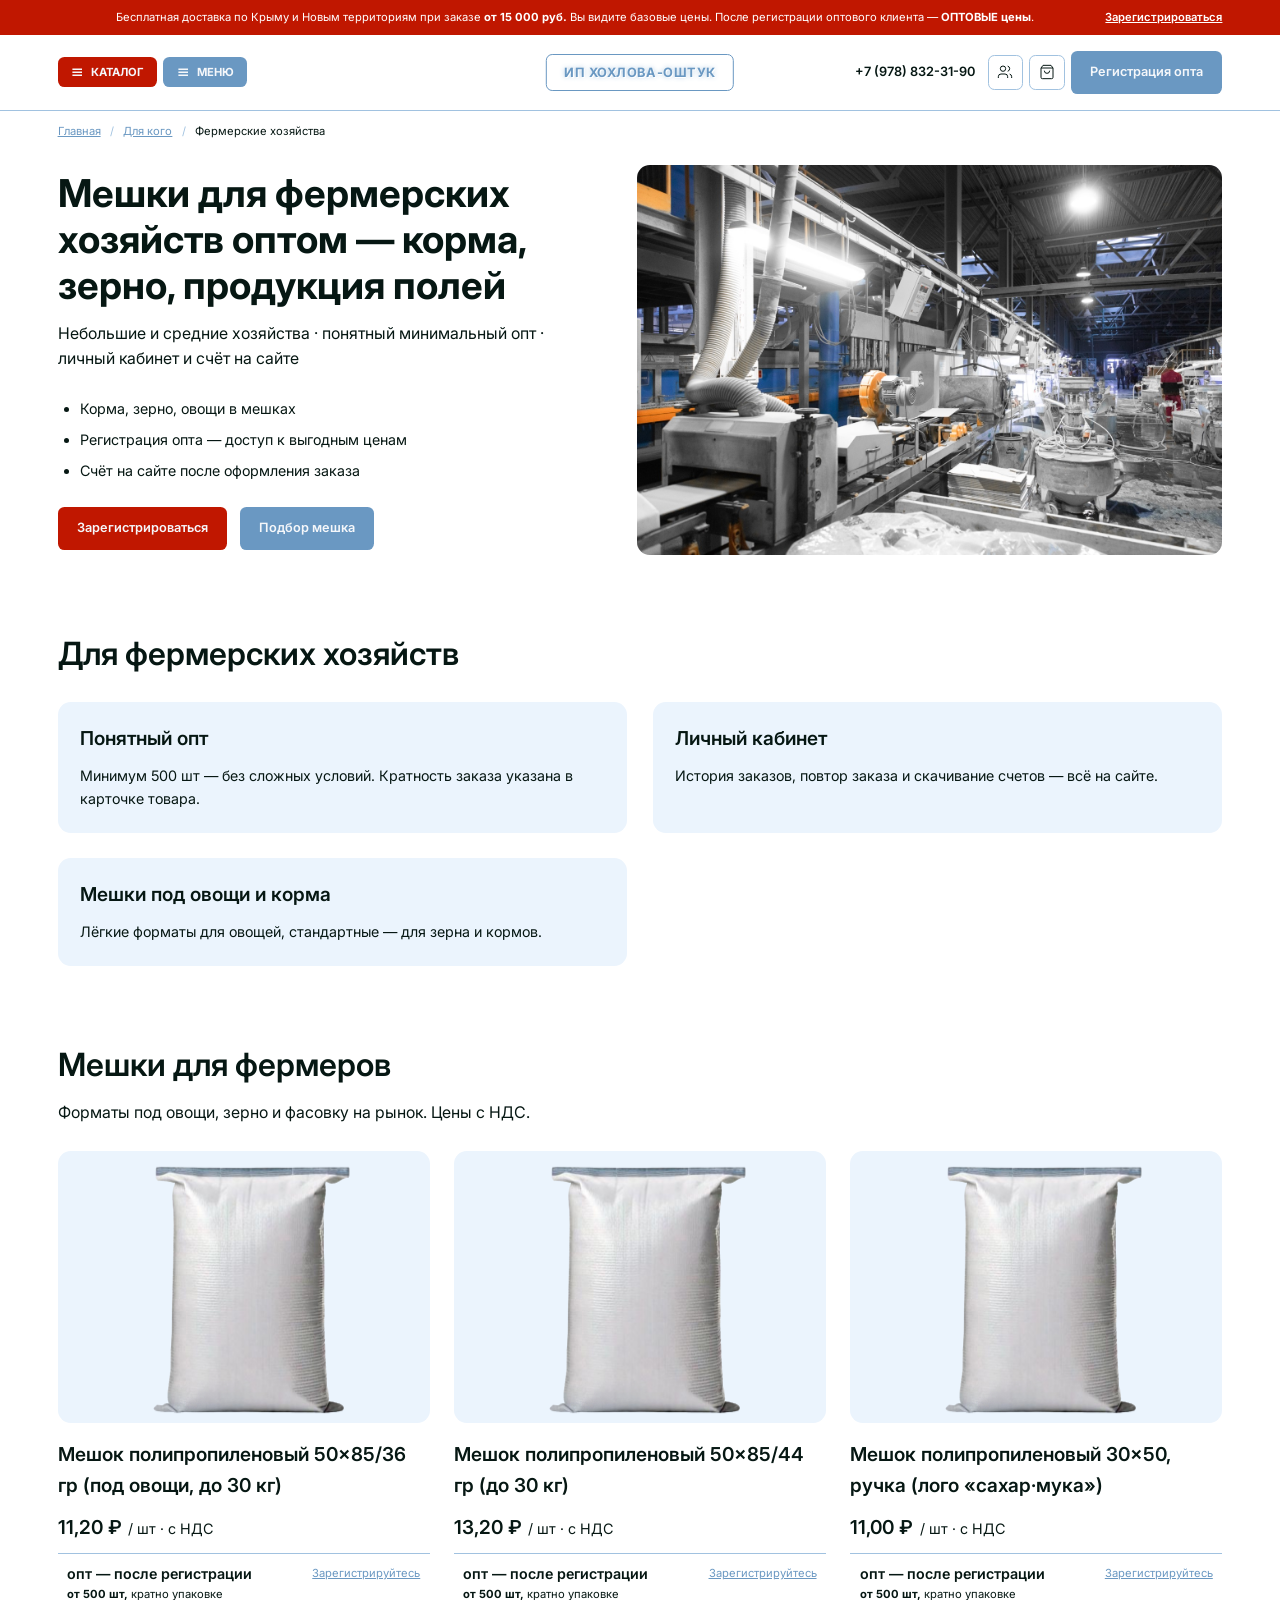
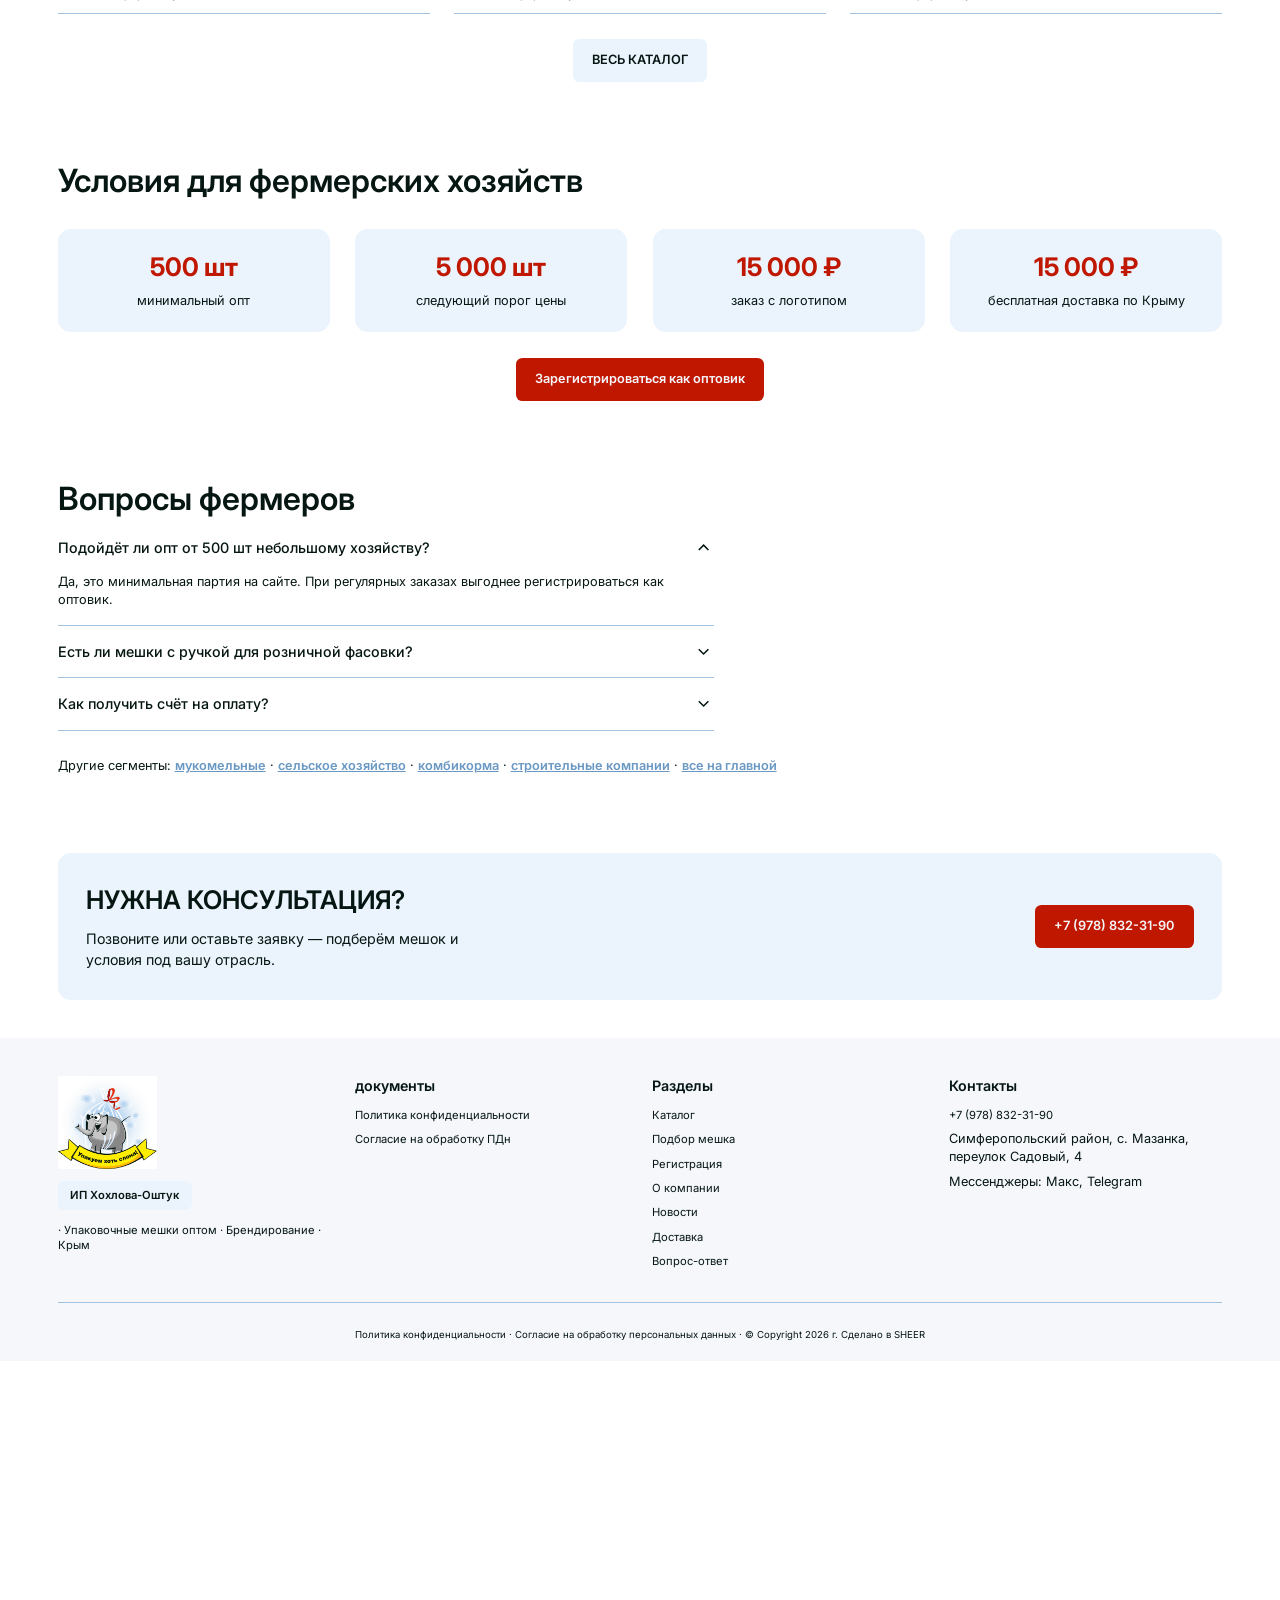
<file: landing-farm.html>
<!DOCTYPE html>
<html lang="ru">
<head>
  <meta charset="utf-8" />
  <title>Мешки для фермерских хозяйств оптом — Крым | Упакуем хоть слона</title>
  <meta http-equiv="X-UA-Compatible" content="IE=edge" />
  <meta name="viewport" content="width=device-width, initial-scale=1, maximum-scale=1" />
  <meta name="format-detection" content="telephone=no" />
  <meta name="description" content="Мешки для фермеров: корма, зерно, овощи. Опт от 500 шт, личный кабинет, счёт на сайте." />

  <link rel="stylesheet" href="libs/bootstrap/bootstrap-grid.css" />
  <link rel="stylesheet" href="libs/fontawesome-free-5.12.0-web/css/all.min.css" />
  <link rel="stylesheet" href="libs/fancybox/jquery.fancybox.min.css" />
  <link rel="stylesheet" href="libs/slick/slick.css" />
  <link rel="stylesheet" href="css/fonts.css" />
  <link rel="stylesheet" href="css/main.css?ver=19" />
  <link rel="stylesheet" href="css/media.css?ver=17" />
</head>
<body>

  <!-- bitrix: top banner -->
  <div class="top-banner">
    <div class="container-fluid">
      <div class="container-main">
        <div class="row">
          <div class="col-12">
            <div class="top-banner__inner">
              <p class="top-banner__text">
                Бесплатная доставка по Крыму и Новым территориям при заказе
                <strong>от 15 000 руб.</strong>
                Вы видите базовые цены. После регистрации оптового клиента —
                <strong>ОПТОВЫЕ цены</strong>.
              </p>
              <a href="index.html#register" class="top-banner__link">Зарегистрироваться</a>
            </div>
          </div>
        </div>
      </div>
    </div>
  </div>

  <!-- bitrix: header -->
  <header class="header default">
    <div class="container-fluid">
      <div class="container-main">
        <div class="row">
          <div class="col-12">
            <div class="header__wrapper">
              <div class="header__left">
                <a href="catalog.html" class="btn-header btn-header--red">
                  <svg width="18" height="18" viewBox="0 0 24 24" fill="none" stroke="currentColor" stroke-width="2.5" aria-hidden="true"><path d="M4 7h16M4 12h16M4 17h16"/></svg>
                  Каталог
                </a>
                <button type="button" class="btn-header btn-header--blue btn-header-menu" aria-label="Открыть меню" aria-expanded="false" aria-controls="menu-mobile">
                  <svg width="18" height="18" viewBox="0 0 24 24" fill="none" stroke="currentColor" stroke-width="2.5" aria-hidden="true"><path d="M4 7h16M4 12h16M4 17h16"/></svg>
                  Меню
                </button>
              </div>
              <a href="index.html" class="header__brand" aria-label="ИП Хохлова-Оштук — на главную">ИП Хохлова-Оштук</a>
              <div class="header__right">
                <a href="tel:+79788323190" class="header__phone">+7 (978) 832-31-90</a>
                <a href="#" class="header__icon" aria-label="Войти">
                  <svg viewBox="0 0 24 24" fill="none" stroke="currentColor" stroke-width="1.5"><path d="M16 21v-2a4 4 0 0 0-4-4H6a4 4 0 0 0-4 4v2"/><circle cx="9" cy="7" r="4"/><path d="M22 21v-2a4 4 0 0 0-3-3.87M16 3.13a4 4 0 0 1 0 7.75"/></svg>
                </a>
                <a href="#" class="header__icon" aria-label="Корзина">
                  <svg viewBox="0 0 24 24" fill="none" stroke="currentColor" stroke-width="1.5"><path d="M6 2 3 6v14a2 2 0 0 0 2 2h14a2 2 0 0 0 2-2V6l-3-4Z"/><path d="M3 6h18M16 10a4 4 0 0 1-8 0"/></svg>
                </a>
                <a href="index.html#register" class="btn-main btn-main--blue btn-main--header">Регистрация опта</a>
              </div>
            </div>
          </div>
        </div>
      </div>
    </div>
    <div class="menu-mobile" id="menu-mobile">
      <div class="container-fluid">
        <div class="container-main">
          <div class="menu-mobile__inner">
            <div class="menu-mobile__head">
              <p class="menu-mobile__title">Меню</p>
              <button type="button" class="menu-mobile__close" aria-label="Закрыть меню">
                <svg width="20" height="20" viewBox="0 0 24 24" fill="none" stroke="currentColor" stroke-width="2" aria-hidden="true"><path d="M18 6 6 18M6 6l12 12"/></svg>
              </button>
            </div>
            <a href="tel:+79788323190" class="menu-mobile__phone">
              <span class="menu-mobile__phone-label">Позвонить на склад</span>
              <span class="menu-mobile__phone-value">+7 (978) 832-31-90</span>
            </a>
            <div class="menu-mobile__body">
              <div class="menu-mobile__group">
                <p class="menu-mobile__label">Каталог и заказ</p>
                <nav class="menu-mobile__nav" aria-label="Каталог и заказ">
                  <a href="catalog.html" class="menu-mobile__link">Каталог мешков</a>
                  <a href="index.html#bag-selection" class="menu-mobile__link">Подбор мешка</a>
                </nav>
              </div>
              <div class="menu-mobile__group">
                <p class="menu-mobile__label">Для кого</p>
                <nav class="menu-mobile__nav menu-mobile__nav--grid" aria-label="Направления">
                  <a href="index.html#segments" class="menu-mobile__link">Все направления</a>
                  <a href="landing-mill.html" class="menu-mobile__link">Мукомольные</a>
                  <a href="landing-agro.html" class="menu-mobile__link">Сельское хозяйство</a>
                  <a href="landing-feed.html" class="menu-mobile__link">Комбикорма</a>
                  <a href="landing-farm.html" class="menu-mobile__link is-active" aria-current="page">Фермеры</a>
                  <a href="landing-build.html" class="menu-mobile__link">Строительные</a>
                </nav>
              </div>
              <div class="menu-mobile__group">
                <p class="menu-mobile__label">Компания и сервис</p>
                <nav class="menu-mobile__nav" aria-label="Компания и сервис">
                  <a href="delivery.html" class="menu-mobile__link">Доставка</a>
                  <a href="about.html" class="menu-mobile__link">О компании</a>
                  <a href="news.html" class="menu-mobile__link">Новости</a>
                  <a href="index.html#faq" class="menu-mobile__link">Вопрос-ответ</a>
                </nav>
              </div>
            </div>
            <div class="menu-mobile__footer">
              <a href="index.html#register" class="btn-main btn-main--blue">Регистрация опта</a>
            </div>
          </div>
        </div>
      </div>
    </div>
    <div class="menu-overlay"></div>
  </header>
  <div class="header-spacer"></div>

  <main>

    <div class="container-fluid">
      <div class="container-main">
        <div class="row">
          <div class="col-12">
            <nav class="breadcrumbs" aria-label="Хлебные крошки">
              <a href="index.html">Главная</a>
              <span class="breadcrumbs__sep" aria-hidden="true">/</span>
              <a href="index.html#segments">Для кого</a>
              <span class="breadcrumbs__sep" aria-hidden="true">/</span>
              <span class="breadcrumbs__current">Фермерские хозяйства</span>
            </nav>
          </div>
        </div>
      </div>
    </div>

    <section class="section section--page-hero">
      <div class="container-fluid">
        <div class="container-main">
          <div class="row">
            <div class="col-12">
              <div class="page-hero">
                <div class="page-hero__content">
                  <h1 class="page-title">Мешки для фермерских хозяйств оптом — корма, зерно, продукция полей</h1>
                  <p class="page-lead">Небольшие и средние хозяйства · понятный минимальный опт · личный кабинет и счёт на сайте</p>
                  <ul class="page-hero__bullets"><li>Корма, зерно, овощи в мешках</li><li>Регистрация опта — доступ к выгодным ценам</li><li>Счёт на сайте после оформления заказа</li></ul>
                  <div class="page-hero__actions">
                    <a href="index.html#register" class="btn-main">Зарегистрироваться</a>
                    <a href="index.html#bag-selection" class="btn-main btn-main--blue">Подбор мешка</a>
                  </div>
                </div>
                <div class="page-hero__visual">
                  <div class="page-hero__image">
                    <img src="img/segment-mill.png" alt="Фермерские хозяйства" width="800" height="500" loading="eager" />
                  </div>
                </div>
              </div>
            </div>
          </div>
        </div>
      </div>
    </section>

    <section class="section">
      <div class="container-fluid">
        <div class="container-main">
          <div class="row">
            <div class="col-12">
              <h2 class="title-section">Для фермерских хозяйств</h2>
            </div>
          </div>
          <div class="row">
            <div class="col-12">
              <div class="about-directions">
            <div class="about-direction">
              <h3 class="about-direction__title">Понятный опт</h3>
              <p class="about-direction__text">Минимум 500 шт — без сложных условий. Кратность заказа указана в карточке товара.</p>
            </div>            <div class="about-direction">
              <h3 class="about-direction__title">Личный кабинет</h3>
              <p class="about-direction__text">История заказов, повтор заказа и скачивание счетов — всё на сайте.</p>
            </div>            <div class="about-direction">
              <h3 class="about-direction__title">Мешки под овощи и корма</h3>
              <p class="about-direction__text">Лёгкие форматы для овощей, стандартные — для зерна и кормов.</p>
            </div>
              </div>
            </div>
          </div>
        </div>
      </div>
    </section>

    <section class="section" id="catalog">
      <div class="container-fluid">
        <div class="container-main">
          <div class="row">
            <div class="col-12 col-lg-10">
              <h2 class="title-section">Мешки для фермеров</h2>
              <p class="descr-section">Форматы под овощи, зерно и фасовку на рынок. Цены с НДС.</p>
            </div>
          </div>
          <div class="row">
            <div class="col-12 col-sm-6 col-xl-4">
              <article class="item-product">
                <div class="item-product__image"><a href="product.html"><img src="img/product-bag.png" alt="Мешок полипропиленовый 50×85/36 гр (под овощи, до 30 кг)" loading="lazy" /></a></div>
                <h3 class="item-product__title"><a href="product.html">Мешок полипропиленовый 50×85/36 гр (под овощи, до 30 кг)</a></h3>
                <div class="item-product__price"><span class="item-product__price-value">11,20 ₽</span><span class="item-product__price-note">/ шт · с НДС</span></div>
                <div class="item-product__wholesale">
                  <div class="item-product__wholesale-head"><p class="item-product__wholesale-price">опт — после регистрации</p><a href="index.html#register" class="item-product__wholesale-link">Зарегистрируйтесь</a></div>
                  <p class="item-product__wholesale-note"><strong>от 500 шт, </strong>кратно упаковке</p>
                </div>
              </article>
            </div>
            <div class="col-12 col-sm-6 col-xl-4">
              <article class="item-product">
                <div class="item-product__image"><a href="product.html"><img src="img/product-bag.png" alt="Мешок полипропиленовый 50×85/44 гр (до 30 кг)" loading="lazy" /></a></div>
                <h3 class="item-product__title"><a href="product.html">Мешок полипропиленовый 50×85/44 гр (до 30 кг)</a></h3>
                <div class="item-product__price"><span class="item-product__price-value">13,20 ₽</span><span class="item-product__price-note">/ шт · с НДС</span></div>
                <div class="item-product__wholesale">
                  <div class="item-product__wholesale-head"><p class="item-product__wholesale-price">опт — после регистрации</p><a href="index.html#register" class="item-product__wholesale-link">Зарегистрируйтесь</a></div>
                  <p class="item-product__wholesale-note"><strong>от 500 шт, </strong>кратно упаковке</p>
                </div>
              </article>
            </div>
            <div class="col-12 col-sm-6 col-xl-4">
              <article class="item-product">
                <div class="item-product__image"><a href="product.html"><img src="img/product-bag.png" alt="Мешок полипропиленовый 30×50, ручка (лого «сахар·мука»)" loading="lazy" /></a></div>
                <h3 class="item-product__title"><a href="product.html">Мешок полипропиленовый 30×50, ручка (лого «сахар·мука»)</a></h3>
                <div class="item-product__price"><span class="item-product__price-value">11,00 ₽</span><span class="item-product__price-note">/ шт · с НДС</span></div>
                <div class="item-product__wholesale">
                  <div class="item-product__wholesale-head"><p class="item-product__wholesale-price">опт — после регистрации</p><a href="index.html#register" class="item-product__wholesale-link">Зарегистрируйтесь</a></div>
                  <p class="item-product__wholesale-note"><strong>от 500 шт, </strong>кратно упаковке</p>
                </div>
              </article>
            </div>
          </div>
          <div class="row">
            <div class="col-12">
              <div class="catalog-cta">
                <a href="catalog.html" class="btn-main btn-main--sky btn-main--upper">весь каталог</a>
              </div>
            </div>
          </div>
        </div>
      </div>
    </section>

    <section class="section">
      <div class="container-fluid">
        <div class="container-main">
          <div class="row">
            <div class="col-12">
              <h2 class="title-section">Условия для фермерских хозяйств</h2>
              <div class="about-stats landing-conditions">
                <div class="stat-card"><span class="stat-card__value">500 шт</span><span class="stat-card__label">минимальный опт</span></div>
                <div class="stat-card"><span class="stat-card__value">5 000 шт</span><span class="stat-card__label">следующий порог цены</span></div>
                <div class="stat-card"><span class="stat-card__value">15 000 ₽</span><span class="stat-card__label">заказ с логотипом</span></div>
                <div class="stat-card"><span class="stat-card__value">15 000 ₽</span><span class="stat-card__label">бесплатная доставка по Крыму</span></div>
              </div>
              <div class="about-text__actions" style="text-align:center;margin-top:var(--space-block);">
                <a href="index.html#register" class="btn-main">Зарегистрироваться как оптовик</a>
              </div>
            </div>
          </div>
        </div>
      </div>
    </section>

    <section class="section">
      <div class="container-fluid">
        <div class="container-main">
          <div class="row">
            <div class="col-12">
              <h2 class="title-section">Вопросы фермеров</h2>
              <div class="landing-faq">
                <div class="item-question is-open">
                  <button type="button" class="item-question__trigger" aria-expanded="true">
                    <span>Подойдёт ли опт от 500 шт небольшому хозяйству?</span>
                    <svg class="item-question__icon" viewBox="0 0 24 24" fill="none" stroke="currentColor" stroke-width="2"><path d="m6 9 6 6 6-6"/></svg>
                  </button>
                  <div class="item-question__content">Да, это минимальная партия на сайте. При регулярных заказах выгоднее регистрироваться как оптовик.</div>
                </div>
                <div class="item-question">
                  <button type="button" class="item-question__trigger" aria-expanded="false">
                    <span>Есть ли мешки с ручкой для розничной фасовки?</span>
                    <svg class="item-question__icon" viewBox="0 0 24 24" fill="none" stroke="currentColor" stroke-width="2"><path d="m6 9 6 6 6-6"/></svg>
                  </button>
                  <div class="item-question__content">Да, в каталоге есть форматы с ручкой — например 30×50 и 40×58 с лого «сахар·мука».</div>
                </div>
                <div class="item-question">
                  <button type="button" class="item-question__trigger" aria-expanded="false">
                    <span>Как получить счёт на оплату?</span>
                    <svg class="item-question__icon" viewBox="0 0 24 24" fill="none" stroke="currentColor" stroke-width="2"><path d="m6 9 6 6 6-6"/></svg>
                  </button>
                  <div class="item-question__content">После оформления заказа счёт формируется автоматически — скачайте в личном кабинете.</div>
                </div>
              </div>
              <p class="landing-segments">Другие сегменты: <a href="landing-mill.html">мукомельные</a> · <a href="landing-agro.html">сельское хозяйство</a> · <a href="landing-feed.html">комбикорма</a> · <a href="landing-build.html">строительные компании</a> · <a href="index.html#segments">все на главной</a></p>
            </div>
          </div>
        </div>
      </div>
    </section>

    <section class="section section--cta-bottom">
      <div class="container-fluid">
        <div class="container-main">
          <div class="row">
            <div class="col-12">
              <div class="cta-panel">
                <div>
                  <p class="cta-panel__title">Нужна консультация?</p>
                  <p class="cta-panel__text">Позвоните или оставьте заявку — подберём мешок и условия под вашу отрасль.</p>
                </div>
                <a href="tel:+79788323190" class="btn-main">+7 (978) 832-31-90</a>
              </div>
            </div>
          </div>
        </div>
      </div>
    </section>

  </main>

  <footer class="footer">
    <div class="container-fluid">
      <div class="container-main">
        <div class="row">
          <div class="col-12 col-md-6 col-xl-3 footer__col">
            <div class="footer__logo">
              <img src="img/logo.png" alt="Упакуем хоть слона" width="124" height="115" />
            </div>
            <span class="footer__badge">ИП Хохлова-Оштук</span>
            <p class="footer__tagline">· Упаковочные мешки оптом · Брендирование · Крым</p>
          </div>
          <div class="col-12 col-md-6 col-xl-3 footer__col">
            <h3 class="footer__title">документы</h3>
            <ul class="footer__links">
              <li><a href="#">Политика конфиденциальности</a></li>
              <li><a href="#">Согласие на обработку ПДн</a></li>
            </ul>
          </div>
          <div class="col-12 col-md-6 col-xl-3 footer__col">
            <h3 class="footer__title">Разделы</h3>
            <ul class="footer__links">
              <li><a href="catalog.html">Каталог</a></li>
              <li><a href="index.html#bag-selection">Подбор мешка</a></li>
              <li><a href="index.html#register">Регистрация</a></li>
              <li><a href="about.html">О компании</a></li>
              <li><a href="news.html">Новости</a></li>
              <li><a href="delivery.html">Доставка</a></li>
              <li><a href="index.html#faq">Вопрос-ответ</a></li>
            </ul>
          </div>
          <div class="col-12 col-md-6 col-xl-3 footer__col">
            <h3 class="footer__title">Контакты</h3>
            <ul class="footer__links">
              <li><a href="tel:+79788323190">+7 (978) 832-31-90</a></li>
              <li>Симферопольский район, с. Мазанка,<br />переулок Садовый, 4</li>
              <li class="footer__messengers">Мессенджеры: Макс, Telegram</li>
            </ul>
          </div>
        </div>
        <div class="row">
          <div class="col-12">
            <div class="footer__bottom">
              <p>Политика конфиденциальности · Согласие на обработку персональных данных · © Copyright 2026 г. Сделано в SHEER</p>
            </div>
          </div>
        </div>
      </div>
    </div>
  </footer>

  <script src="libs/jquery/jquery-3.6.0.min.js"></script>
  <script src="libs/fancybox/jquery.fancybox.min.js"></script>
  <script src="libs/slick/slick.min.js"></script>
  <script src="libs/mask/jquery.maskedinput.js"></script>
  <script src="js/common.js?ver=13"></script>
</body>
</html>
</file>
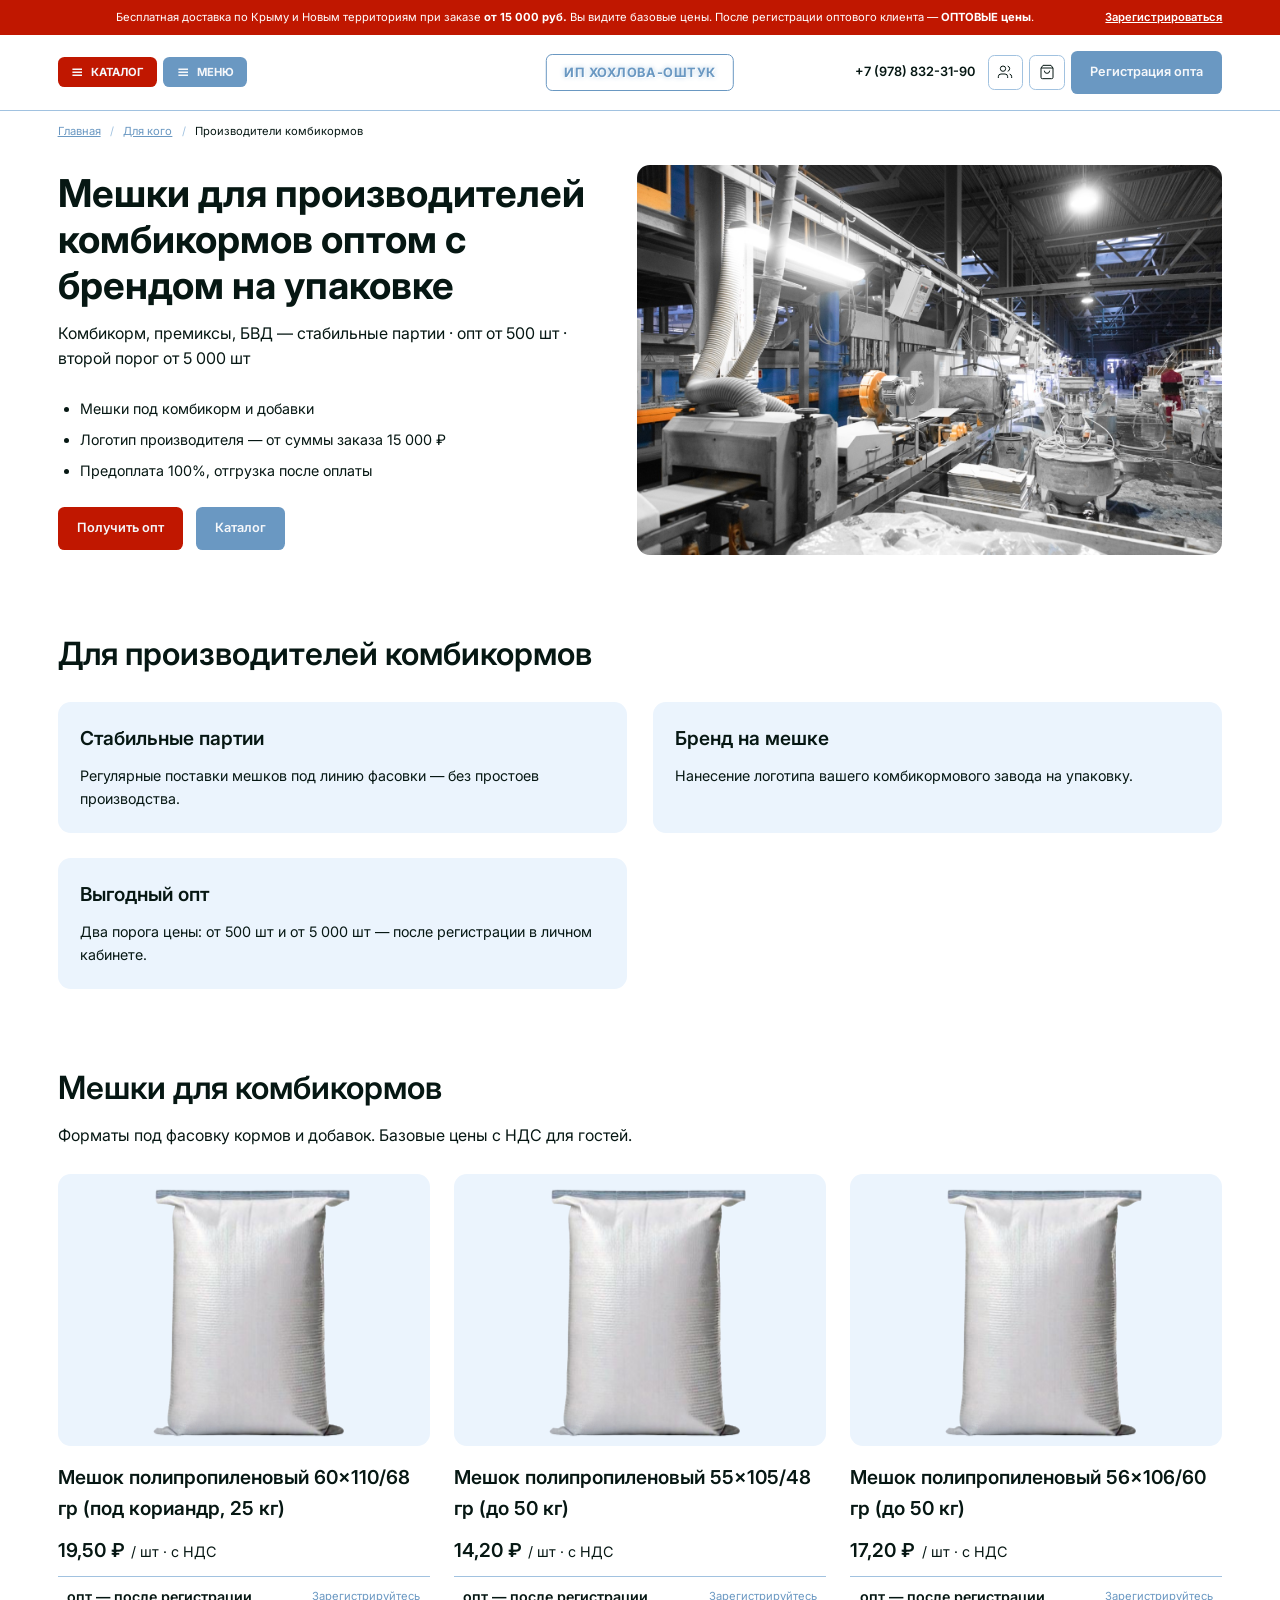
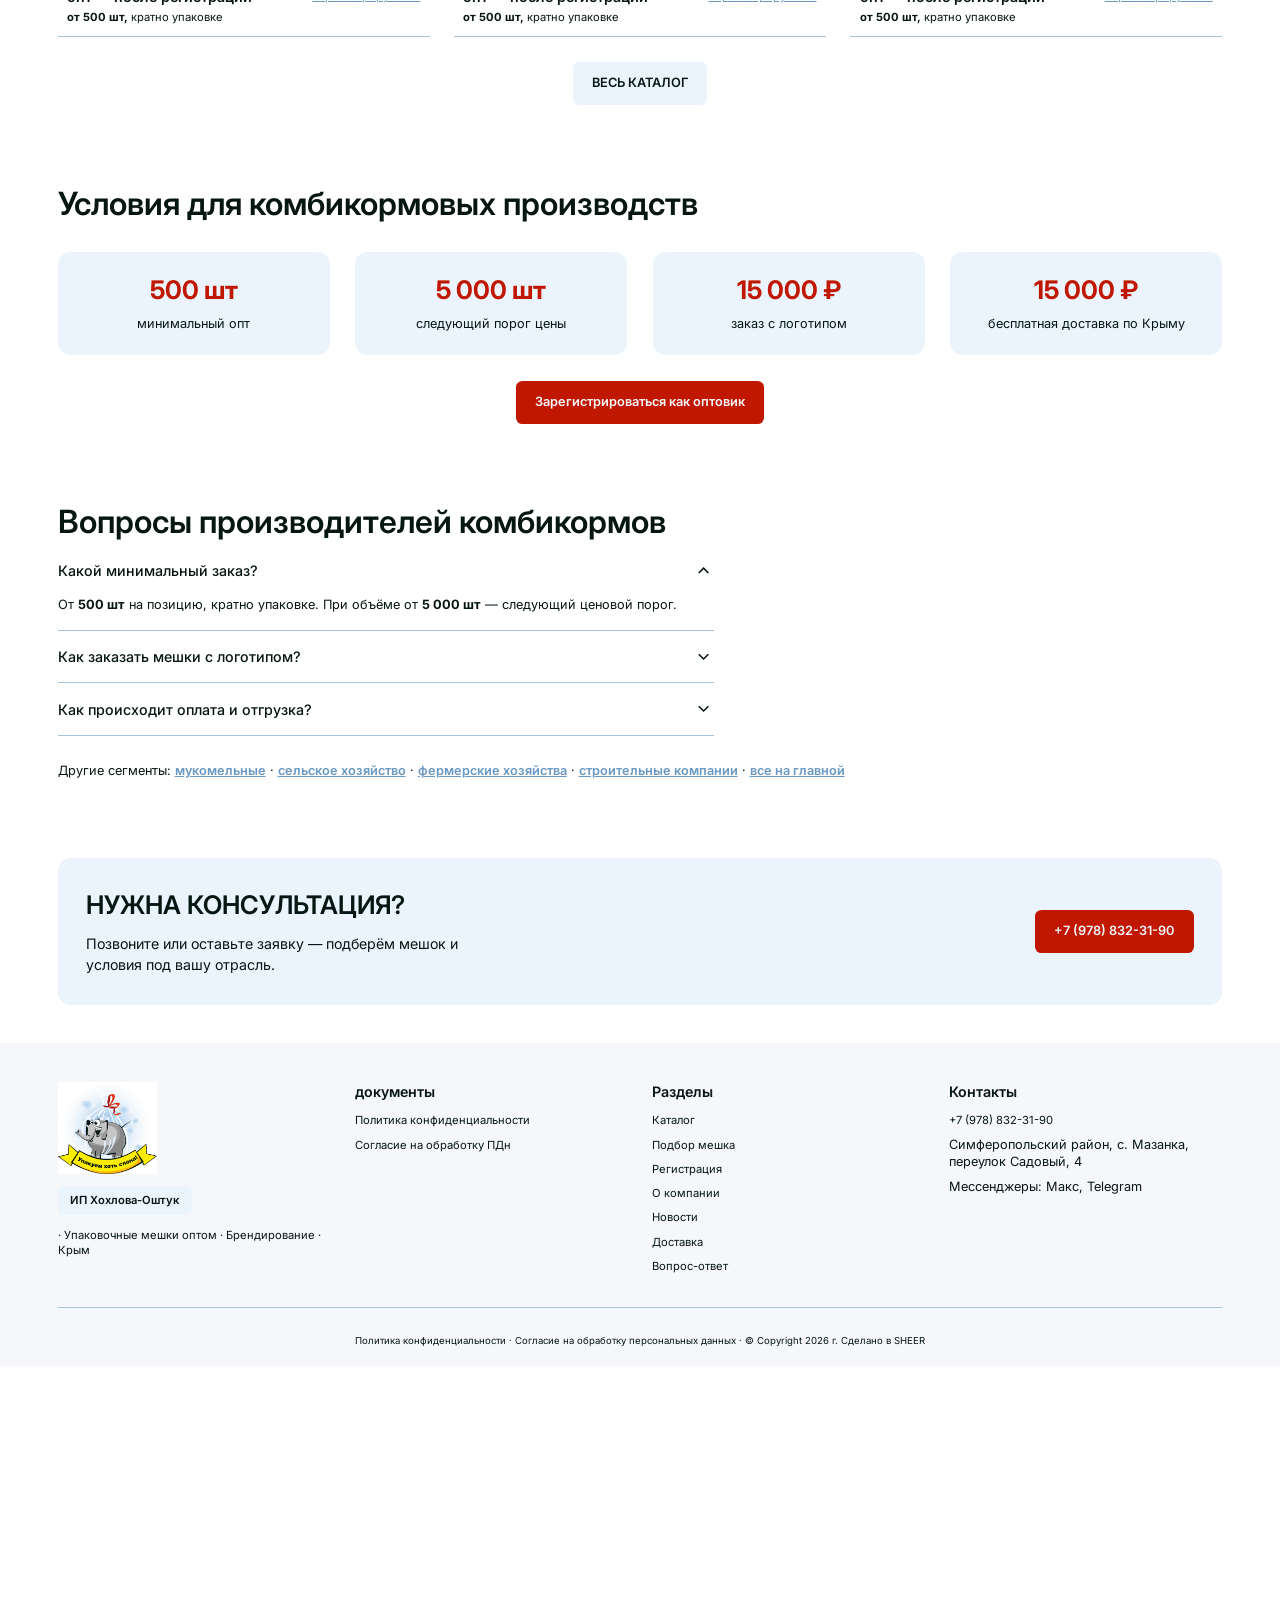
<file: landing-feed.html>
<!DOCTYPE html>
<html lang="ru">
<head>
  <meta charset="utf-8" />
  <title>Мешки для производителей комбикормов оптом — Крым | Упакуем хоть слона</title>
  <meta http-equiv="X-UA-Compatible" content="IE=edge" />
  <meta name="viewport" content="width=device-width, initial-scale=1, maximum-scale=1" />
  <meta name="format-detection" content="telephone=no" />
  <meta name="description" content="Мешки под комбикорм, премиксы и БВД оптом. Брендирование от 15 000 ₽. Пороги от 500 и 5 000 шт." />

  <link rel="stylesheet" href="libs/bootstrap/bootstrap-grid.css" />
  <link rel="stylesheet" href="libs/fontawesome-free-5.12.0-web/css/all.min.css" />
  <link rel="stylesheet" href="libs/fancybox/jquery.fancybox.min.css" />
  <link rel="stylesheet" href="libs/slick/slick.css" />
  <link rel="stylesheet" href="css/fonts.css" />
  <link rel="stylesheet" href="css/main.css?ver=19" />
  <link rel="stylesheet" href="css/media.css?ver=17" />
</head>
<body>

  <!-- bitrix: top banner -->
  <div class="top-banner">
    <div class="container-fluid">
      <div class="container-main">
        <div class="row">
          <div class="col-12">
            <div class="top-banner__inner">
              <p class="top-banner__text">
                Бесплатная доставка по Крыму и Новым территориям при заказе
                <strong>от 15 000 руб.</strong>
                Вы видите базовые цены. После регистрации оптового клиента —
                <strong>ОПТОВЫЕ цены</strong>.
              </p>
              <a href="index.html#register" class="top-banner__link">Зарегистрироваться</a>
            </div>
          </div>
        </div>
      </div>
    </div>
  </div>

  <!-- bitrix: header -->
  <header class="header default">
    <div class="container-fluid">
      <div class="container-main">
        <div class="row">
          <div class="col-12">
            <div class="header__wrapper">
              <div class="header__left">
                <a href="catalog.html" class="btn-header btn-header--red">
                  <svg width="18" height="18" viewBox="0 0 24 24" fill="none" stroke="currentColor" stroke-width="2.5" aria-hidden="true"><path d="M4 7h16M4 12h16M4 17h16"/></svg>
                  Каталог
                </a>
                <button type="button" class="btn-header btn-header--blue btn-header-menu" aria-label="Открыть меню" aria-expanded="false" aria-controls="menu-mobile">
                  <svg width="18" height="18" viewBox="0 0 24 24" fill="none" stroke="currentColor" stroke-width="2.5" aria-hidden="true"><path d="M4 7h16M4 12h16M4 17h16"/></svg>
                  Меню
                </button>
              </div>
              <a href="index.html" class="header__brand" aria-label="ИП Хохлова-Оштук — на главную">ИП Хохлова-Оштук</a>
              <div class="header__right">
                <a href="tel:+79788323190" class="header__phone">+7 (978) 832-31-90</a>
                <a href="#" class="header__icon" aria-label="Войти">
                  <svg viewBox="0 0 24 24" fill="none" stroke="currentColor" stroke-width="1.5"><path d="M16 21v-2a4 4 0 0 0-4-4H6a4 4 0 0 0-4 4v2"/><circle cx="9" cy="7" r="4"/><path d="M22 21v-2a4 4 0 0 0-3-3.87M16 3.13a4 4 0 0 1 0 7.75"/></svg>
                </a>
                <a href="#" class="header__icon" aria-label="Корзина">
                  <svg viewBox="0 0 24 24" fill="none" stroke="currentColor" stroke-width="1.5"><path d="M6 2 3 6v14a2 2 0 0 0 2 2h14a2 2 0 0 0 2-2V6l-3-4Z"/><path d="M3 6h18M16 10a4 4 0 0 1-8 0"/></svg>
                </a>
                <a href="index.html#register" class="btn-main btn-main--blue btn-main--header">Регистрация опта</a>
              </div>
            </div>
          </div>
        </div>
      </div>
    </div>
    <div class="menu-mobile" id="menu-mobile">
      <div class="container-fluid">
        <div class="container-main">
          <div class="menu-mobile__inner">
            <div class="menu-mobile__head">
              <p class="menu-mobile__title">Меню</p>
              <button type="button" class="menu-mobile__close" aria-label="Закрыть меню">
                <svg width="20" height="20" viewBox="0 0 24 24" fill="none" stroke="currentColor" stroke-width="2" aria-hidden="true"><path d="M18 6 6 18M6 6l12 12"/></svg>
              </button>
            </div>
            <a href="tel:+79788323190" class="menu-mobile__phone">
              <span class="menu-mobile__phone-label">Позвонить на склад</span>
              <span class="menu-mobile__phone-value">+7 (978) 832-31-90</span>
            </a>
            <div class="menu-mobile__body">
              <div class="menu-mobile__group">
                <p class="menu-mobile__label">Каталог и заказ</p>
                <nav class="menu-mobile__nav" aria-label="Каталог и заказ">
                  <a href="catalog.html" class="menu-mobile__link">Каталог мешков</a>
                  <a href="index.html#bag-selection" class="menu-mobile__link">Подбор мешка</a>
                </nav>
              </div>
              <div class="menu-mobile__group">
                <p class="menu-mobile__label">Для кого</p>
                <nav class="menu-mobile__nav menu-mobile__nav--grid" aria-label="Направления">
                  <a href="index.html#segments" class="menu-mobile__link">Все направления</a>
                  <a href="landing-mill.html" class="menu-mobile__link">Мукомольные</a>
                  <a href="landing-agro.html" class="menu-mobile__link">Сельское хозяйство</a>
                  <a href="landing-feed.html" class="menu-mobile__link is-active" aria-current="page">Комбикорма</a>
                  <a href="landing-farm.html" class="menu-mobile__link">Фермеры</a>
                  <a href="landing-build.html" class="menu-mobile__link">Строительные</a>
                </nav>
              </div>
              <div class="menu-mobile__group">
                <p class="menu-mobile__label">Компания и сервис</p>
                <nav class="menu-mobile__nav" aria-label="Компания и сервис">
                  <a href="delivery.html" class="menu-mobile__link">Доставка</a>
                  <a href="about.html" class="menu-mobile__link">О компании</a>
                  <a href="news.html" class="menu-mobile__link">Новости</a>
                  <a href="index.html#faq" class="menu-mobile__link">Вопрос-ответ</a>
                </nav>
              </div>
            </div>
            <div class="menu-mobile__footer">
              <a href="index.html#register" class="btn-main btn-main--blue">Регистрация опта</a>
            </div>
          </div>
        </div>
      </div>
    </div>
    <div class="menu-overlay"></div>
  </header>
  <div class="header-spacer"></div>

  <main>

    <div class="container-fluid">
      <div class="container-main">
        <div class="row">
          <div class="col-12">
            <nav class="breadcrumbs" aria-label="Хлебные крошки">
              <a href="index.html">Главная</a>
              <span class="breadcrumbs__sep" aria-hidden="true">/</span>
              <a href="index.html#segments">Для кого</a>
              <span class="breadcrumbs__sep" aria-hidden="true">/</span>
              <span class="breadcrumbs__current">Производители комбикормов</span>
            </nav>
          </div>
        </div>
      </div>
    </div>

    <section class="section section--page-hero">
      <div class="container-fluid">
        <div class="container-main">
          <div class="row">
            <div class="col-12">
              <div class="page-hero">
                <div class="page-hero__content">
                  <h1 class="page-title">Мешки для производителей комбикормов оптом с брендом на упаковке</h1>
                  <p class="page-lead">Комбикорм, премиксы, БВД — стабильные партии · опт от 500 шт · второй порог от 5 000 шт</p>
                  <ul class="page-hero__bullets"><li>Мешки под комбикорм и добавки</li><li>Логотип производителя — от суммы заказа 15 000 ₽</li><li>Предоплата 100%, отгрузка после оплаты</li></ul>
                  <div class="page-hero__actions">
                    <a href="index.html#register" class="btn-main">Получить опт</a>
                    <a href="catalog.html" class="btn-main btn-main--blue">Каталог</a>
                  </div>
                </div>
                <div class="page-hero__visual">
                  <div class="page-hero__image">
                    <img src="img/segment-mill.png" alt="Производители комбикормов" width="800" height="500" loading="eager" />
                  </div>
                </div>
              </div>
            </div>
          </div>
        </div>
      </div>
    </section>

    <section class="section">
      <div class="container-fluid">
        <div class="container-main">
          <div class="row">
            <div class="col-12">
              <h2 class="title-section">Для производителей комбикормов</h2>
            </div>
          </div>
          <div class="row">
            <div class="col-12">
              <div class="about-directions">
            <div class="about-direction">
              <h3 class="about-direction__title">Стабильные партии</h3>
              <p class="about-direction__text">Регулярные поставки мешков под линию фасовки — без простоев производства.</p>
            </div>            <div class="about-direction">
              <h3 class="about-direction__title">Бренд на мешке</h3>
              <p class="about-direction__text">Нанесение логотипа вашего комбикормового завода на упаковку.</p>
            </div>            <div class="about-direction">
              <h3 class="about-direction__title">Выгодный опт</h3>
              <p class="about-direction__text">Два порога цены: от 500 шт и от 5 000 шт — после регистрации в личном кабинете.</p>
            </div>
              </div>
            </div>
          </div>
        </div>
      </div>
    </section>

    <section class="section" id="catalog">
      <div class="container-fluid">
        <div class="container-main">
          <div class="row">
            <div class="col-12 col-lg-10">
              <h2 class="title-section">Мешки для комбикормов</h2>
              <p class="descr-section">Форматы под фасовку кормов и добавок. Базовые цены с НДС для гостей.</p>
            </div>
          </div>
          <div class="row">
            <div class="col-12 col-sm-6 col-xl-4">
              <article class="item-product">
                <div class="item-product__image"><a href="product.html"><img src="img/product-bag.png" alt="Мешок полипропиленовый 60×110/68 гр (под кориандр, 25 кг)" loading="lazy" /></a></div>
                <h3 class="item-product__title"><a href="product.html">Мешок полипропиленовый 60×110/68 гр (под кориандр, 25 кг)</a></h3>
                <div class="item-product__price"><span class="item-product__price-value">19,50 ₽</span><span class="item-product__price-note">/ шт · с НДС</span></div>
                <div class="item-product__wholesale">
                  <div class="item-product__wholesale-head"><p class="item-product__wholesale-price">опт — после регистрации</p><a href="index.html#register" class="item-product__wholesale-link">Зарегистрируйтесь</a></div>
                  <p class="item-product__wholesale-note"><strong>от 500 шт, </strong>кратно упаковке</p>
                </div>
              </article>
            </div>
            <div class="col-12 col-sm-6 col-xl-4">
              <article class="item-product">
                <div class="item-product__image"><a href="product.html"><img src="img/product-bag.png" alt="Мешок полипропиленовый 55×105/48 гр (до 50 кг)" loading="lazy" /></a></div>
                <h3 class="item-product__title"><a href="product.html">Мешок полипропиленовый 55×105/48 гр (до 50 кг)</a></h3>
                <div class="item-product__price"><span class="item-product__price-value">14,20 ₽</span><span class="item-product__price-note">/ шт · с НДС</span></div>
                <div class="item-product__wholesale">
                  <div class="item-product__wholesale-head"><p class="item-product__wholesale-price">опт — после регистрации</p><a href="index.html#register" class="item-product__wholesale-link">Зарегистрируйтесь</a></div>
                  <p class="item-product__wholesale-note"><strong>от 500 шт, </strong>кратно упаковке</p>
                </div>
              </article>
            </div>
            <div class="col-12 col-sm-6 col-xl-4">
              <article class="item-product">
                <div class="item-product__image"><a href="product.html"><img src="img/product-bag.png" alt="Мешок полипропиленовый 56×106/60 гр (до 50 кг)" loading="lazy" /></a></div>
                <h3 class="item-product__title"><a href="product.html">Мешок полипропиленовый 56×106/60 гр (до 50 кг)</a></h3>
                <div class="item-product__price"><span class="item-product__price-value">17,20 ₽</span><span class="item-product__price-note">/ шт · с НДС</span></div>
                <div class="item-product__wholesale">
                  <div class="item-product__wholesale-head"><p class="item-product__wholesale-price">опт — после регистрации</p><a href="index.html#register" class="item-product__wholesale-link">Зарегистрируйтесь</a></div>
                  <p class="item-product__wholesale-note"><strong>от 500 шт, </strong>кратно упаковке</p>
                </div>
              </article>
            </div>
          </div>
          <div class="row">
            <div class="col-12">
              <div class="catalog-cta">
                <a href="catalog.html" class="btn-main btn-main--sky btn-main--upper">весь каталог</a>
              </div>
            </div>
          </div>
        </div>
      </div>
    </section>

    <section class="section">
      <div class="container-fluid">
        <div class="container-main">
          <div class="row">
            <div class="col-12">
              <h2 class="title-section">Условия для комбикормовых производств</h2>
              <div class="about-stats landing-conditions">
                <div class="stat-card"><span class="stat-card__value">500 шт</span><span class="stat-card__label">минимальный опт</span></div>
                <div class="stat-card"><span class="stat-card__value">5 000 шт</span><span class="stat-card__label">следующий порог цены</span></div>
                <div class="stat-card"><span class="stat-card__value">15 000 ₽</span><span class="stat-card__label">заказ с логотипом</span></div>
                <div class="stat-card"><span class="stat-card__value">15 000 ₽</span><span class="stat-card__label">бесплатная доставка по Крыму</span></div>
              </div>
              <div class="about-text__actions" style="text-align:center;margin-top:var(--space-block);">
                <a href="index.html#register" class="btn-main">Зарегистрироваться как оптовик</a>
              </div>
            </div>
          </div>
        </div>
      </div>
    </section>

    <section class="section">
      <div class="container-fluid">
        <div class="container-main">
          <div class="row">
            <div class="col-12">
              <h2 class="title-section">Вопросы производителей комбикормов</h2>
              <div class="landing-faq">
                <div class="item-question is-open">
                  <button type="button" class="item-question__trigger" aria-expanded="true">
                    <span>Какой минимальный заказ?</span>
                    <svg class="item-question__icon" viewBox="0 0 24 24" fill="none" stroke="currentColor" stroke-width="2"><path d="m6 9 6 6 6-6"/></svg>
                  </button>
                  <div class="item-question__content">От <strong>500 шт</strong> на позицию, кратно упаковке. При объёме от <strong>5 000 шт</strong> — следующий ценовой порог.</div>
                </div>
                <div class="item-question">
                  <button type="button" class="item-question__trigger" aria-expanded="false">
                    <span>Как заказать мешки с логотипом?</span>
                    <svg class="item-question__icon" viewBox="0 0 24 24" fill="none" stroke="currentColor" stroke-width="2"><path d="m6 9 6 6 6-6"/></svg>
                  </button>
                  <div class="item-question__content">При сумме заказа от <strong>15 000 ₽</strong>. Загрузите макет при оформлении или через менеджера.</div>
                </div>
                <div class="item-question">
                  <button type="button" class="item-question__trigger" aria-expanded="false">
                    <span>Как происходит оплата и отгрузка?</span>
                    <svg class="item-question__icon" viewBox="0 0 24 24" fill="none" stroke="currentColor" stroke-width="2"><path d="m6 9 6 6 6-6"/></svg>
                  </button>
                  <div class="item-question__content">Оплата <strong>100%</strong> до отгрузки. Счёт формируется на сайте — скачайте в личном кабинете.</div>
                </div>
              </div>
              <p class="landing-segments">Другие сегменты: <a href="landing-mill.html">мукомельные</a> · <a href="landing-agro.html">сельское хозяйство</a> · <a href="landing-farm.html">фермерские хозяйства</a> · <a href="landing-build.html">строительные компании</a> · <a href="index.html#segments">все на главной</a></p>
            </div>
          </div>
        </div>
      </div>
    </section>

    <section class="section section--cta-bottom">
      <div class="container-fluid">
        <div class="container-main">
          <div class="row">
            <div class="col-12">
              <div class="cta-panel">
                <div>
                  <p class="cta-panel__title">Нужна консультация?</p>
                  <p class="cta-panel__text">Позвоните или оставьте заявку — подберём мешок и условия под вашу отрасль.</p>
                </div>
                <a href="tel:+79788323190" class="btn-main">+7 (978) 832-31-90</a>
              </div>
            </div>
          </div>
        </div>
      </div>
    </section>

  </main>

  <footer class="footer">
    <div class="container-fluid">
      <div class="container-main">
        <div class="row">
          <div class="col-12 col-md-6 col-xl-3 footer__col">
            <div class="footer__logo">
              <img src="img/logo.png" alt="Упакуем хоть слона" width="124" height="115" />
            </div>
            <span class="footer__badge">ИП Хохлова-Оштук</span>
            <p class="footer__tagline">· Упаковочные мешки оптом · Брендирование · Крым</p>
          </div>
          <div class="col-12 col-md-6 col-xl-3 footer__col">
            <h3 class="footer__title">документы</h3>
            <ul class="footer__links">
              <li><a href="#">Политика конфиденциальности</a></li>
              <li><a href="#">Согласие на обработку ПДн</a></li>
            </ul>
          </div>
          <div class="col-12 col-md-6 col-xl-3 footer__col">
            <h3 class="footer__title">Разделы</h3>
            <ul class="footer__links">
              <li><a href="catalog.html">Каталог</a></li>
              <li><a href="index.html#bag-selection">Подбор мешка</a></li>
              <li><a href="index.html#register">Регистрация</a></li>
              <li><a href="about.html">О компании</a></li>
              <li><a href="news.html">Новости</a></li>
              <li><a href="delivery.html">Доставка</a></li>
              <li><a href="index.html#faq">Вопрос-ответ</a></li>
            </ul>
          </div>
          <div class="col-12 col-md-6 col-xl-3 footer__col">
            <h3 class="footer__title">Контакты</h3>
            <ul class="footer__links">
              <li><a href="tel:+79788323190">+7 (978) 832-31-90</a></li>
              <li>Симферопольский район, с. Мазанка,<br />переулок Садовый, 4</li>
              <li class="footer__messengers">Мессенджеры: Макс, Telegram</li>
            </ul>
          </div>
        </div>
        <div class="row">
          <div class="col-12">
            <div class="footer__bottom">
              <p>Политика конфиденциальности · Согласие на обработку персональных данных · © Copyright 2026 г. Сделано в SHEER</p>
            </div>
          </div>
        </div>
      </div>
    </div>
  </footer>

  <script src="libs/jquery/jquery-3.6.0.min.js"></script>
  <script src="libs/fancybox/jquery.fancybox.min.js"></script>
  <script src="libs/slick/slick.min.js"></script>
  <script src="libs/mask/jquery.maskedinput.js"></script>
  <script src="js/common.js?ver=13"></script>
</body>
</html>
</file>
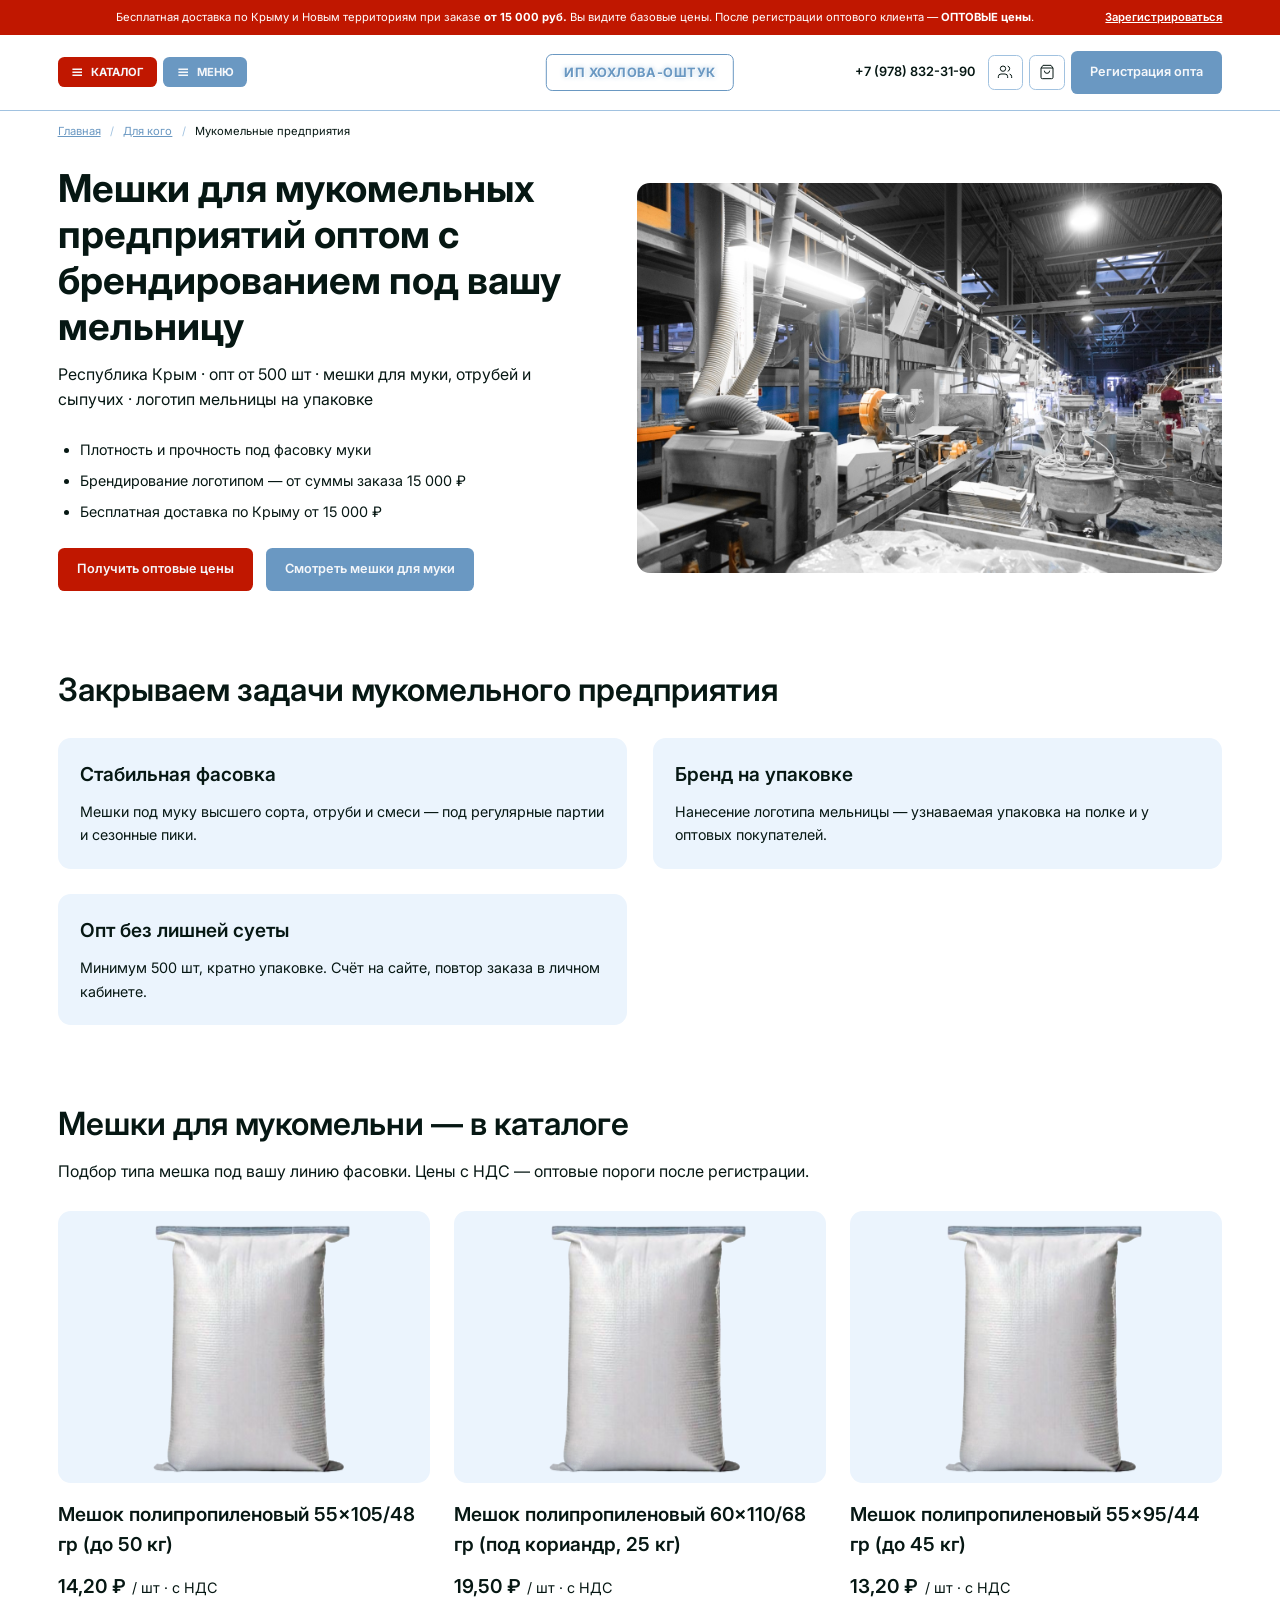
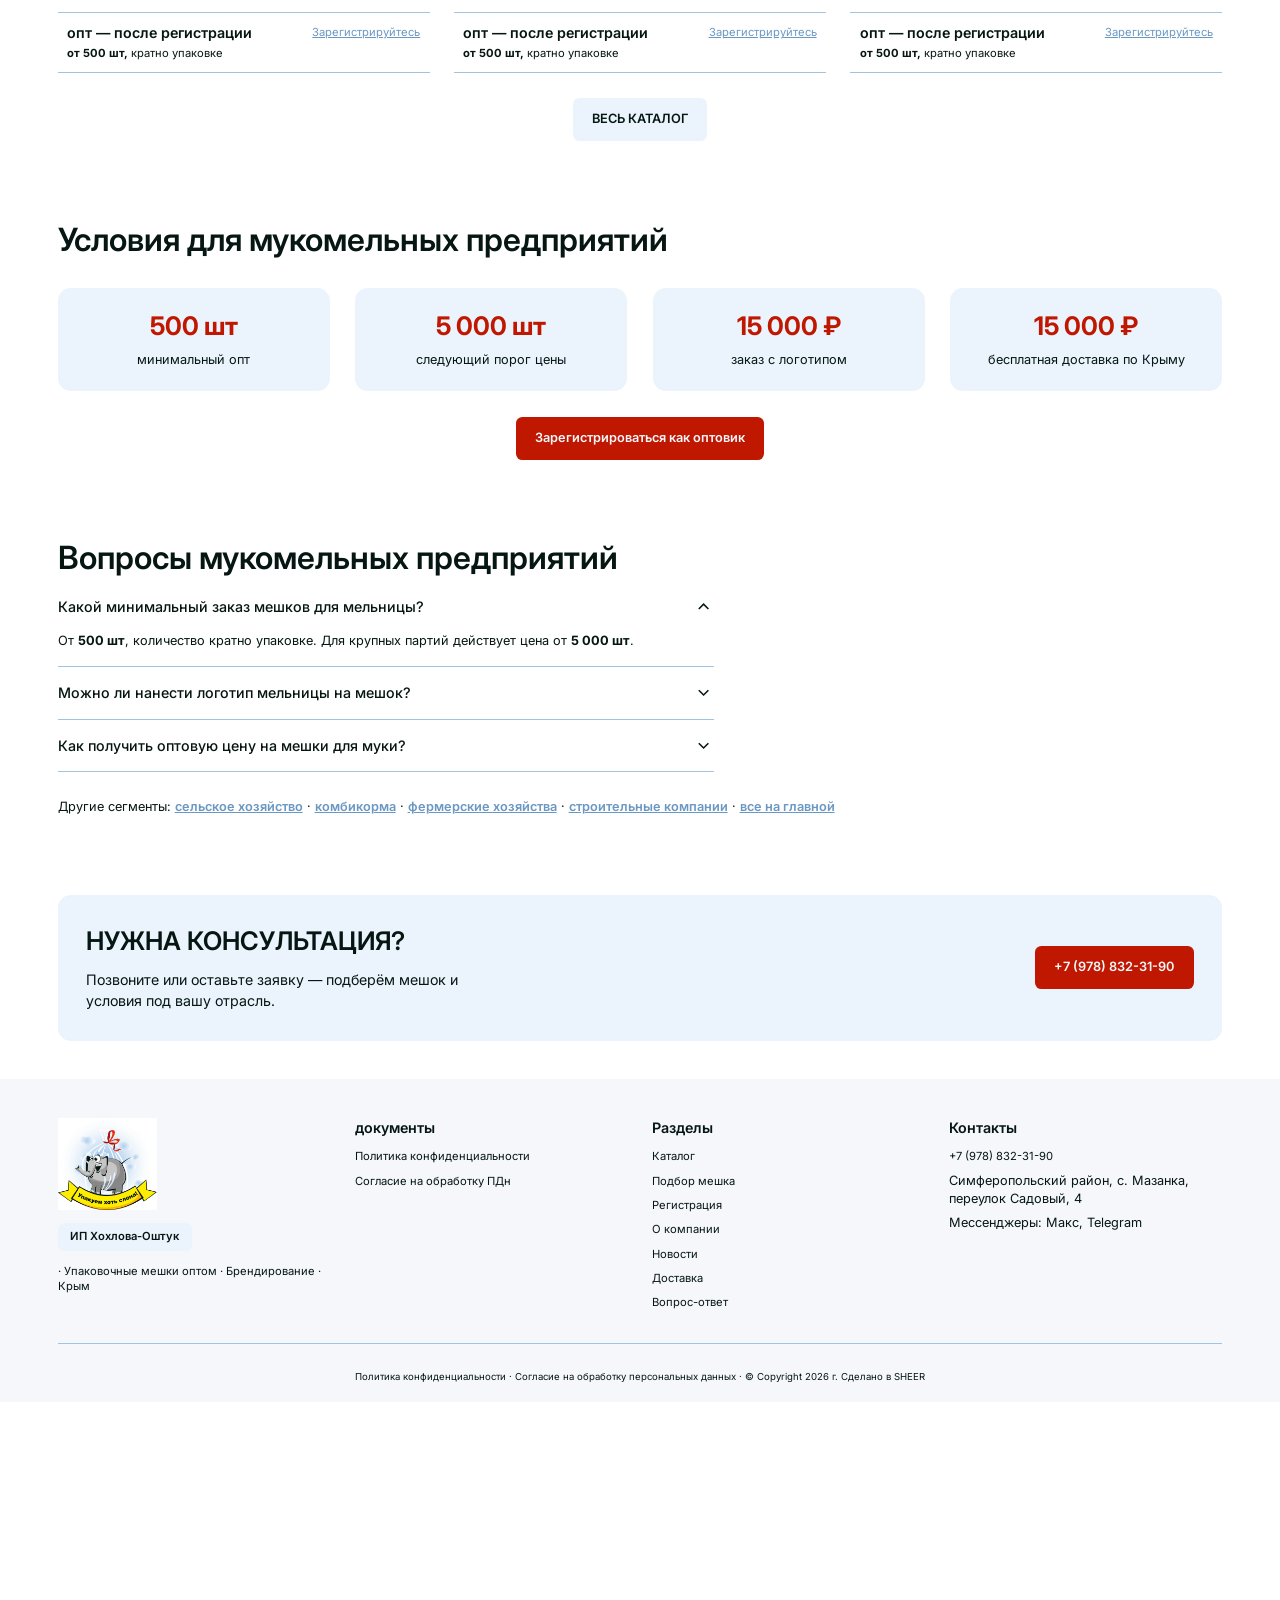
<file: landing-mill.html>
<!DOCTYPE html>
<html lang="ru">
<head>
  <meta charset="utf-8" />
  <title>Мешки для мукомельных предприятий оптом — Крым | Упакуем хоть слона</title>
  <meta http-equiv="X-UA-Compatible" content="IE=edge" />
  <meta name="viewport" content="width=device-width, initial-scale=1, maximum-scale=1" />
  <meta name="format-detection" content="telephone=no" />
  <meta name="description" content="Мешки для муки и сыпучих оптом от 500 шт. Брендирование логотипом мельницы. Доставка по Крыму от 15 000 ₽." />

  <link rel="stylesheet" href="libs/bootstrap/bootstrap-grid.css" />
  <link rel="stylesheet" href="libs/fontawesome-free-5.12.0-web/css/all.min.css" />
  <link rel="stylesheet" href="libs/fancybox/jquery.fancybox.min.css" />
  <link rel="stylesheet" href="libs/slick/slick.css" />
  <link rel="stylesheet" href="css/fonts.css" />
  <link rel="stylesheet" href="css/main.css?ver=19" />
  <link rel="stylesheet" href="css/media.css?ver=17" />
</head>
<body>

  <!-- bitrix: top banner -->
  <div class="top-banner">
    <div class="container-fluid">
      <div class="container-main">
        <div class="row">
          <div class="col-12">
            <div class="top-banner__inner">
              <p class="top-banner__text">
                Бесплатная доставка по Крыму и Новым территориям при заказе
                <strong>от 15 000 руб.</strong>
                Вы видите базовые цены. После регистрации оптового клиента —
                <strong>ОПТОВЫЕ цены</strong>.
              </p>
              <a href="index.html#register" class="top-banner__link">Зарегистрироваться</a>
            </div>
          </div>
        </div>
      </div>
    </div>
  </div>

  <!-- bitrix: header -->
  <header class="header default">
    <div class="container-fluid">
      <div class="container-main">
        <div class="row">
          <div class="col-12">
            <div class="header__wrapper">
              <div class="header__left">
                <a href="catalog.html" class="btn-header btn-header--red">
                  <svg width="18" height="18" viewBox="0 0 24 24" fill="none" stroke="currentColor" stroke-width="2.5" aria-hidden="true"><path d="M4 7h16M4 12h16M4 17h16"/></svg>
                  Каталог
                </a>
                <button type="button" class="btn-header btn-header--blue btn-header-menu" aria-label="Открыть меню" aria-expanded="false" aria-controls="menu-mobile">
                  <svg width="18" height="18" viewBox="0 0 24 24" fill="none" stroke="currentColor" stroke-width="2.5" aria-hidden="true"><path d="M4 7h16M4 12h16M4 17h16"/></svg>
                  Меню
                </button>
              </div>
              <a href="index.html" class="header__brand" aria-label="ИП Хохлова-Оштук — на главную">ИП Хохлова-Оштук</a>
              <div class="header__right">
                <a href="tel:+79788323190" class="header__phone">+7 (978) 832-31-90</a>
                <a href="#" class="header__icon" aria-label="Войти">
                  <svg viewBox="0 0 24 24" fill="none" stroke="currentColor" stroke-width="1.5"><path d="M16 21v-2a4 4 0 0 0-4-4H6a4 4 0 0 0-4 4v2"/><circle cx="9" cy="7" r="4"/><path d="M22 21v-2a4 4 0 0 0-3-3.87M16 3.13a4 4 0 0 1 0 7.75"/></svg>
                </a>
                <a href="#" class="header__icon" aria-label="Корзина">
                  <svg viewBox="0 0 24 24" fill="none" stroke="currentColor" stroke-width="1.5"><path d="M6 2 3 6v14a2 2 0 0 0 2 2h14a2 2 0 0 0 2-2V6l-3-4Z"/><path d="M3 6h18M16 10a4 4 0 0 1-8 0"/></svg>
                </a>
                <a href="index.html#register" class="btn-main btn-main--blue btn-main--header">Регистрация опта</a>
              </div>
            </div>
          </div>
        </div>
      </div>
    </div>
    <div class="menu-mobile" id="menu-mobile">
      <div class="container-fluid">
        <div class="container-main">
          <div class="menu-mobile__inner">
            <div class="menu-mobile__head">
              <p class="menu-mobile__title">Меню</p>
              <button type="button" class="menu-mobile__close" aria-label="Закрыть меню">
                <svg width="20" height="20" viewBox="0 0 24 24" fill="none" stroke="currentColor" stroke-width="2" aria-hidden="true"><path d="M18 6 6 18M6 6l12 12"/></svg>
              </button>
            </div>
            <a href="tel:+79788323190" class="menu-mobile__phone">
              <span class="menu-mobile__phone-label">Позвонить на склад</span>
              <span class="menu-mobile__phone-value">+7 (978) 832-31-90</span>
            </a>
            <div class="menu-mobile__body">
              <div class="menu-mobile__group">
                <p class="menu-mobile__label">Каталог и заказ</p>
                <nav class="menu-mobile__nav" aria-label="Каталог и заказ">
                  <a href="catalog.html" class="menu-mobile__link">Каталог мешков</a>
                  <a href="index.html#bag-selection" class="menu-mobile__link">Подбор мешка</a>
                </nav>
              </div>
              <div class="menu-mobile__group">
                <p class="menu-mobile__label">Для кого</p>
                <nav class="menu-mobile__nav menu-mobile__nav--grid" aria-label="Направления">
                  <a href="index.html#segments" class="menu-mobile__link">Все направления</a>
                  <a href="landing-mill.html" class="menu-mobile__link is-active" aria-current="page">Мукомольные</a>
                  <a href="landing-agro.html" class="menu-mobile__link">Сельское хозяйство</a>
                  <a href="landing-feed.html" class="menu-mobile__link">Комбикорма</a>
                  <a href="landing-farm.html" class="menu-mobile__link">Фермеры</a>
                  <a href="landing-build.html" class="menu-mobile__link">Строительные</a>
                </nav>
              </div>
              <div class="menu-mobile__group">
                <p class="menu-mobile__label">Компания и сервис</p>
                <nav class="menu-mobile__nav" aria-label="Компания и сервис">
                  <a href="delivery.html" class="menu-mobile__link">Доставка</a>
                  <a href="about.html" class="menu-mobile__link">О компании</a>
                  <a href="news.html" class="menu-mobile__link">Новости</a>
                  <a href="index.html#faq" class="menu-mobile__link">Вопрос-ответ</a>
                </nav>
              </div>
            </div>
            <div class="menu-mobile__footer">
              <a href="index.html#register" class="btn-main btn-main--blue">Регистрация опта</a>
            </div>
          </div>
        </div>
      </div>
    </div>
    <div class="menu-overlay"></div>
  </header>
  <div class="header-spacer"></div>

  <main>

    <div class="container-fluid">
      <div class="container-main">
        <div class="row">
          <div class="col-12">
            <nav class="breadcrumbs" aria-label="Хлебные крошки">
              <a href="index.html">Главная</a>
              <span class="breadcrumbs__sep" aria-hidden="true">/</span>
              <a href="index.html#segments">Для кого</a>
              <span class="breadcrumbs__sep" aria-hidden="true">/</span>
              <span class="breadcrumbs__current">Мукомельные предприятия</span>
            </nav>
          </div>
        </div>
      </div>
    </div>

    <section class="section section--page-hero">
      <div class="container-fluid">
        <div class="container-main">
          <div class="row">
            <div class="col-12">
              <div class="page-hero">
                <div class="page-hero__content">
                  <h1 class="page-title">Мешки для мукомельных предприятий оптом с брендированием под вашу мельницу</h1>
                  <p class="page-lead">Республика Крым · опт от 500 шт · мешки для муки, отрубей и сыпучих · логотип мельницы на упаковке</p>
                  <ul class="page-hero__bullets"><li>Плотность и прочность под фасовку муки</li><li>Брендирование логотипом — от суммы заказа 15 000 ₽</li><li>Бесплатная доставка по Крыму от 15 000 ₽</li></ul>
                  <div class="page-hero__actions">
                    <a href="index.html#register" class="btn-main">Получить оптовые цены</a>
                    <a href="#catalog" class="btn-main btn-main--blue">Смотреть мешки для муки</a>
                  </div>
                </div>
                <div class="page-hero__visual">
                  <div class="page-hero__image">
                    <img src="img/segment-mill.png" alt="Мукомельные предприятия" width="800" height="500" loading="eager" />
                  </div>
                </div>
              </div>
            </div>
          </div>
        </div>
      </div>
    </section>

    <section class="section">
      <div class="container-fluid">
        <div class="container-main">
          <div class="row">
            <div class="col-12">
              <h2 class="title-section">Закрываем задачи мукомельного предприятия</h2>
            </div>
          </div>
          <div class="row">
            <div class="col-12">
              <div class="about-directions">
            <div class="about-direction">
              <h3 class="about-direction__title">Стабильная фасовка</h3>
              <p class="about-direction__text">Мешки под муку высшего сорта, отруби и смеси — под регулярные партии и сезонные пики.</p>
            </div>            <div class="about-direction">
              <h3 class="about-direction__title">Бренд на упаковке</h3>
              <p class="about-direction__text">Нанесение логотипа мельницы — узнаваемая упаковка на полке и у оптовых покупателей.</p>
            </div>            <div class="about-direction">
              <h3 class="about-direction__title">Опт без лишней суеты</h3>
              <p class="about-direction__text">Минимум 500 шт, кратно упаковке. Счёт на сайте, повтор заказа в личном кабинете.</p>
            </div>
              </div>
            </div>
          </div>
        </div>
      </div>
    </section>

    <section class="section" id="catalog">
      <div class="container-fluid">
        <div class="container-main">
          <div class="row">
            <div class="col-12 col-lg-10">
              <h2 class="title-section">Мешки для мукомельни — в каталоге</h2>
              <p class="descr-section">Подбор типа мешка под вашу линию фасовки. Цены с НДС — оптовые пороги после регистрации.</p>
            </div>
          </div>
          <div class="row">
            <div class="col-12 col-sm-6 col-xl-4">
              <article class="item-product">
                <div class="item-product__image"><a href="product.html"><img src="img/product-bag.png" alt="Мешок полипропиленовый 55×105/48 гр (до 50 кг)" loading="lazy" /></a></div>
                <h3 class="item-product__title"><a href="product.html">Мешок полипропиленовый 55×105/48 гр (до 50 кг)</a></h3>
                <div class="item-product__price"><span class="item-product__price-value">14,20 ₽</span><span class="item-product__price-note">/ шт · с НДС</span></div>
                <div class="item-product__wholesale">
                  <div class="item-product__wholesale-head"><p class="item-product__wholesale-price">опт — после регистрации</p><a href="index.html#register" class="item-product__wholesale-link">Зарегистрируйтесь</a></div>
                  <p class="item-product__wholesale-note"><strong>от 500 шт, </strong>кратно упаковке</p>
                </div>
              </article>
            </div>
            <div class="col-12 col-sm-6 col-xl-4">
              <article class="item-product">
                <div class="item-product__image"><a href="product.html"><img src="img/product-bag.png" alt="Мешок полипропиленовый 60×110/68 гр (под кориандр, 25 кг)" loading="lazy" /></a></div>
                <h3 class="item-product__title"><a href="product.html">Мешок полипропиленовый 60×110/68 гр (под кориандр, 25 кг)</a></h3>
                <div class="item-product__price"><span class="item-product__price-value">19,50 ₽</span><span class="item-product__price-note">/ шт · с НДС</span></div>
                <div class="item-product__wholesale">
                  <div class="item-product__wholesale-head"><p class="item-product__wholesale-price">опт — после регистрации</p><a href="index.html#register" class="item-product__wholesale-link">Зарегистрируйтесь</a></div>
                  <p class="item-product__wholesale-note"><strong>от 500 шт, </strong>кратно упаковке</p>
                </div>
              </article>
            </div>
            <div class="col-12 col-sm-6 col-xl-4">
              <article class="item-product">
                <div class="item-product__image"><a href="product.html"><img src="img/product-bag.png" alt="Мешок полипропиленовый 55×95/44 гр (до 45 кг)" loading="lazy" /></a></div>
                <h3 class="item-product__title"><a href="product.html">Мешок полипропиленовый 55×95/44 гр (до 45 кг)</a></h3>
                <div class="item-product__price"><span class="item-product__price-value">13,20 ₽</span><span class="item-product__price-note">/ шт · с НДС</span></div>
                <div class="item-product__wholesale">
                  <div class="item-product__wholesale-head"><p class="item-product__wholesale-price">опт — после регистрации</p><a href="index.html#register" class="item-product__wholesale-link">Зарегистрируйтесь</a></div>
                  <p class="item-product__wholesale-note"><strong>от 500 шт, </strong>кратно упаковке</p>
                </div>
              </article>
            </div>
          </div>
          <div class="row">
            <div class="col-12">
              <div class="catalog-cta">
                <a href="catalog.html" class="btn-main btn-main--sky btn-main--upper">весь каталог</a>
              </div>
            </div>
          </div>
        </div>
      </div>
    </section>

    <section class="section">
      <div class="container-fluid">
        <div class="container-main">
          <div class="row">
            <div class="col-12">
              <h2 class="title-section">Условия для мукомельных предприятий</h2>
              <div class="about-stats landing-conditions">
                <div class="stat-card"><span class="stat-card__value">500 шт</span><span class="stat-card__label">минимальный опт</span></div>
                <div class="stat-card"><span class="stat-card__value">5 000 шт</span><span class="stat-card__label">следующий порог цены</span></div>
                <div class="stat-card"><span class="stat-card__value">15 000 ₽</span><span class="stat-card__label">заказ с логотипом</span></div>
                <div class="stat-card"><span class="stat-card__value">15 000 ₽</span><span class="stat-card__label">бесплатная доставка по Крыму</span></div>
              </div>
              <div class="about-text__actions" style="text-align:center;margin-top:var(--space-block);">
                <a href="index.html#register" class="btn-main">Зарегистрироваться как оптовик</a>
              </div>
            </div>
          </div>
        </div>
      </div>
    </section>

    <section class="section">
      <div class="container-fluid">
        <div class="container-main">
          <div class="row">
            <div class="col-12">
              <h2 class="title-section">Вопросы мукомельных предприятий</h2>
              <div class="landing-faq">
                <div class="item-question is-open">
                  <button type="button" class="item-question__trigger" aria-expanded="true">
                    <span>Какой минимальный заказ мешков для мельницы?</span>
                    <svg class="item-question__icon" viewBox="0 0 24 24" fill="none" stroke="currentColor" stroke-width="2"><path d="m6 9 6 6 6-6"/></svg>
                  </button>
                  <div class="item-question__content">От <strong>500 шт</strong>, количество кратно упаковке. Для крупных партий действует цена от <strong>5 000 шт</strong>.</div>
                </div>
                <div class="item-question">
                  <button type="button" class="item-question__trigger" aria-expanded="false">
                    <span>Можно ли нанести логотип мельницы на мешок?</span>
                    <svg class="item-question__icon" viewBox="0 0 24 24" fill="none" stroke="currentColor" stroke-width="2"><path d="m6 9 6 6 6-6"/></svg>
                  </button>
                  <div class="item-question__content">Да, при сумме заказа от <strong>15 000 ₽</strong>. Макет и сроки согласуются с менеджером после регистрации.</div>
                </div>
                <div class="item-question">
                  <button type="button" class="item-question__trigger" aria-expanded="false">
                    <span>Как получить оптовую цену на мешки для муки?</span>
                    <svg class="item-question__icon" viewBox="0 0 24 24" fill="none" stroke="currentColor" stroke-width="2"><path d="m6 9 6 6 6-6"/></svg>
                  </button>
                  <div class="item-question__content">Заполните <a href="index.html#register">форму регистрации</a>. Менеджер откроет доступ к ценам от 500 и 5 000 шт в личном кабинете.</div>
                </div>
              </div>
              <p class="landing-segments">Другие сегменты: <a href="landing-agro.html">сельское хозяйство</a> · <a href="landing-feed.html">комбикорма</a> · <a href="landing-farm.html">фермерские хозяйства</a> · <a href="landing-build.html">строительные компании</a> · <a href="index.html#segments">все на главной</a></p>
            </div>
          </div>
        </div>
      </div>
    </section>

    <section class="section section--cta-bottom">
      <div class="container-fluid">
        <div class="container-main">
          <div class="row">
            <div class="col-12">
              <div class="cta-panel">
                <div>
                  <p class="cta-panel__title">Нужна консультация?</p>
                  <p class="cta-panel__text">Позвоните или оставьте заявку — подберём мешок и условия под вашу отрасль.</p>
                </div>
                <a href="tel:+79788323190" class="btn-main">+7 (978) 832-31-90</a>
              </div>
            </div>
          </div>
        </div>
      </div>
    </section>

  </main>

  <footer class="footer">
    <div class="container-fluid">
      <div class="container-main">
        <div class="row">
          <div class="col-12 col-md-6 col-xl-3 footer__col">
            <div class="footer__logo">
              <img src="img/logo.png" alt="Упакуем хоть слона" width="124" height="115" />
            </div>
            <span class="footer__badge">ИП Хохлова-Оштук</span>
            <p class="footer__tagline">· Упаковочные мешки оптом · Брендирование · Крым</p>
          </div>
          <div class="col-12 col-md-6 col-xl-3 footer__col">
            <h3 class="footer__title">документы</h3>
            <ul class="footer__links">
              <li><a href="#">Политика конфиденциальности</a></li>
              <li><a href="#">Согласие на обработку ПДн</a></li>
            </ul>
          </div>
          <div class="col-12 col-md-6 col-xl-3 footer__col">
            <h3 class="footer__title">Разделы</h3>
            <ul class="footer__links">
              <li><a href="catalog.html">Каталог</a></li>
              <li><a href="index.html#bag-selection">Подбор мешка</a></li>
              <li><a href="index.html#register">Регистрация</a></li>
              <li><a href="about.html">О компании</a></li>
              <li><a href="news.html">Новости</a></li>
              <li><a href="delivery.html">Доставка</a></li>
              <li><a href="index.html#faq">Вопрос-ответ</a></li>
            </ul>
          </div>
          <div class="col-12 col-md-6 col-xl-3 footer__col">
            <h3 class="footer__title">Контакты</h3>
            <ul class="footer__links">
              <li><a href="tel:+79788323190">+7 (978) 832-31-90</a></li>
              <li>Симферопольский район, с. Мазанка,<br />переулок Садовый, 4</li>
              <li class="footer__messengers">Мессенджеры: Макс, Telegram</li>
            </ul>
          </div>
        </div>
        <div class="row">
          <div class="col-12">
            <div class="footer__bottom">
              <p>Политика конфиденциальности · Согласие на обработку персональных данных · © Copyright 2026 г. Сделано в SHEER</p>
            </div>
          </div>
        </div>
      </div>
    </div>
  </footer>

  <script src="libs/jquery/jquery-3.6.0.min.js"></script>
  <script src="libs/fancybox/jquery.fancybox.min.js"></script>
  <script src="libs/slick/slick.min.js"></script>
  <script src="libs/mask/jquery.maskedinput.js"></script>
  <script src="js/common.js?ver=13"></script>
</body>
</html>
</file>
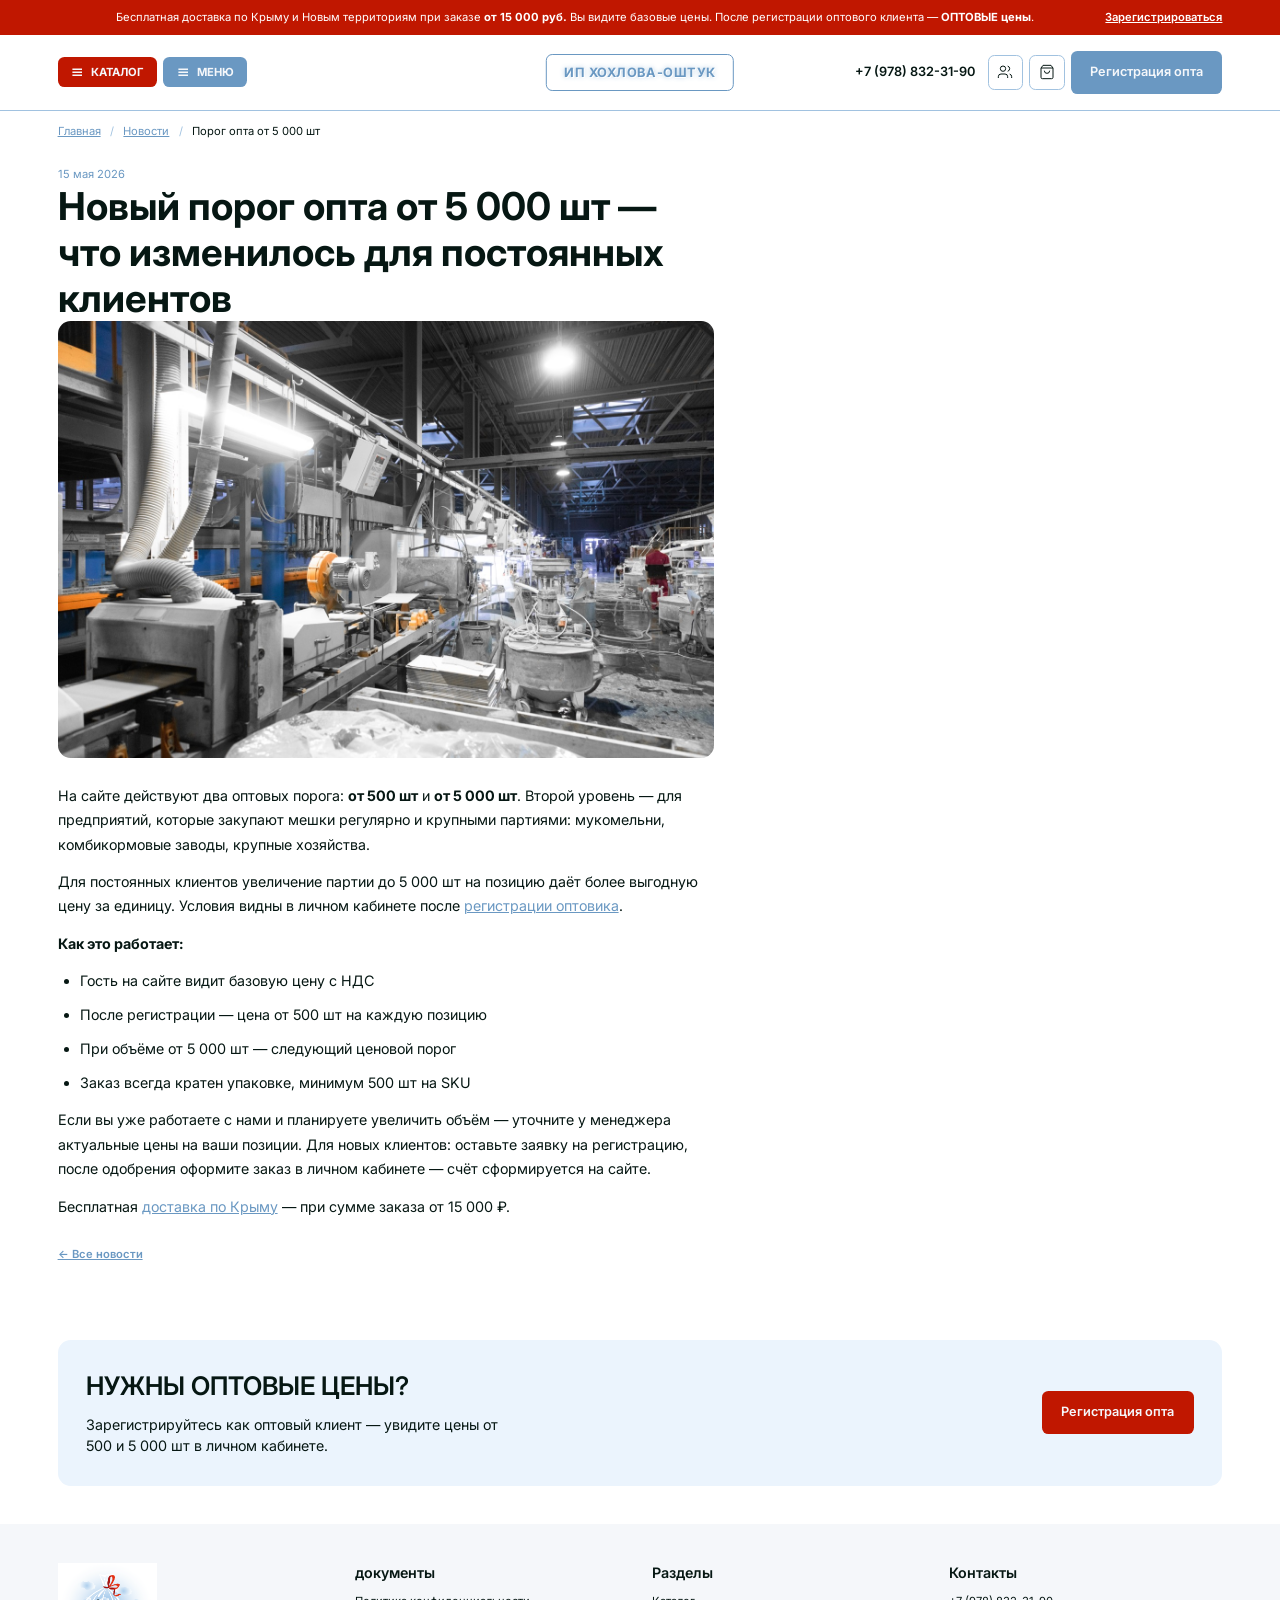
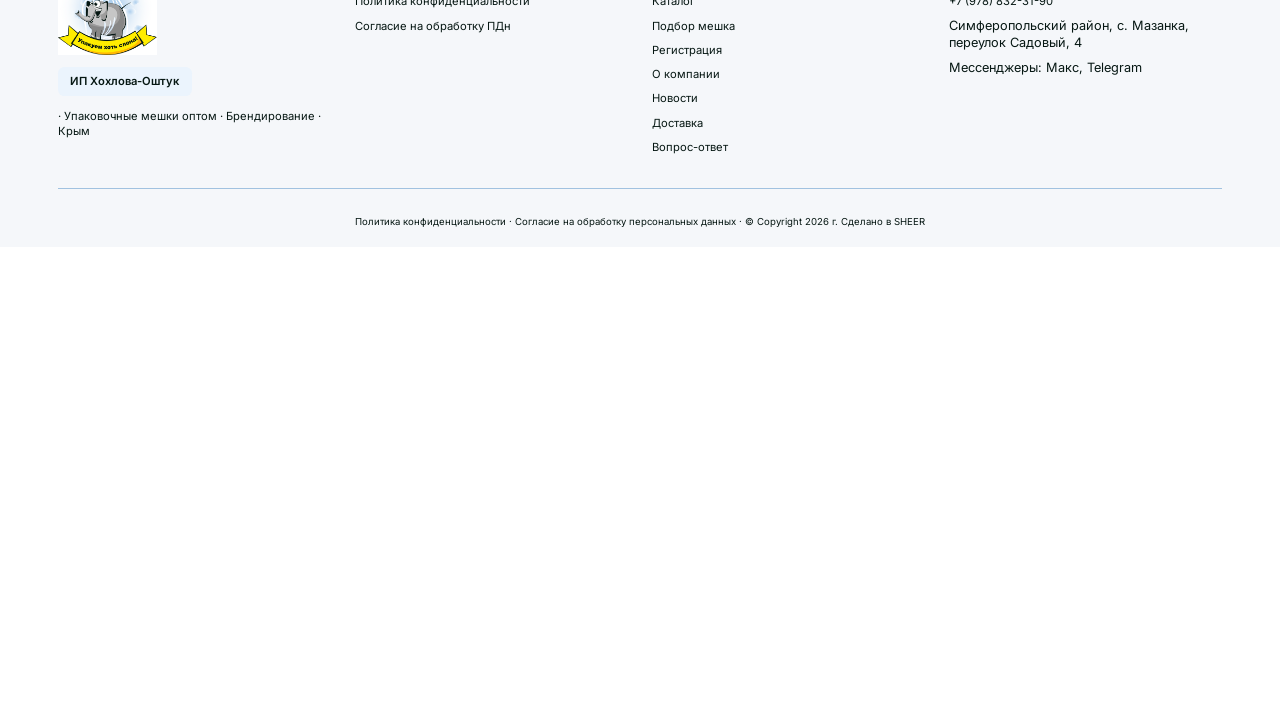
<file: news-detail.html>
<!DOCTYPE html>
<html lang="ru">
<head>
  <meta charset="utf-8" />
  <title>Новый порог опта от 5 000 шт — новости | Упакуем хоть слона</title>
  <meta http-equiv="X-UA-Compatible" content="IE=edge" />
  <meta name="viewport" content="width=device-width, initial-scale=1, maximum-scale=1" />
  <meta name="format-detection" content="telephone=no" />
  <meta name="description" content="Как работает второй ценовой уровень опта от 5 000 шт для постоянных клиентов. Условия, выгода и регистрация на сайте." />

  <link rel="stylesheet" href="libs/bootstrap/bootstrap-grid.css" />
  <link rel="stylesheet" href="libs/fontawesome-free-5.12.0-web/css/all.min.css" />
  <link rel="stylesheet" href="libs/fancybox/jquery.fancybox.min.css" />
  <link rel="stylesheet" href="libs/slick/slick.css" />
  <link rel="stylesheet" href="css/fonts.css" />
  <link rel="stylesheet" href="css/main.css?ver=19" />
  <link rel="stylesheet" href="css/media.css?ver=17" />
</head>
<body>

  <!-- bitrix: top banner -->
  <div class="top-banner">
    <div class="container-fluid">
      <div class="container-main">
        <div class="row">
          <div class="col-12">
            <div class="top-banner__inner">
              <p class="top-banner__text">
                Бесплатная доставка по Крыму и Новым территориям при заказе
                <strong>от 15 000 руб.</strong>
                Вы видите базовые цены. После регистрации оптового клиента —
                <strong>ОПТОВЫЕ цены</strong>.
              </p>
              <a href="index.html#register" class="top-banner__link">Зарегистрироваться</a>
            </div>
          </div>
        </div>
      </div>
    </div>
  </div>

  <!-- bitrix: header -->
  <header class="header default">
    <div class="container-fluid">
      <div class="container-main">
        <div class="row">
          <div class="col-12">
            <div class="header__wrapper">
              <div class="header__left">
                <a href="catalog.html" class="btn-header btn-header--red">
                  <svg width="18" height="18" viewBox="0 0 24 24" fill="none" stroke="currentColor" stroke-width="2.5" aria-hidden="true"><path d="M4 7h16M4 12h16M4 17h16"/></svg>
                  Каталог
                </a>
                <button type="button" class="btn-header btn-header--blue btn-header-menu" aria-label="Открыть меню" aria-expanded="false" aria-controls="menu-mobile">
                  <svg width="18" height="18" viewBox="0 0 24 24" fill="none" stroke="currentColor" stroke-width="2.5" aria-hidden="true"><path d="M4 7h16M4 12h16M4 17h16"/></svg>
                  Меню
                </button>
              </div>
              <a href="index.html" class="header__brand" aria-label="ИП Хохлова-Оштук — на главную">ИП Хохлова-Оштук</a>
              <div class="header__right">
                <a href="tel:+79788323190" class="header__phone">+7 (978) 832-31-90</a>
                <a href="#" class="header__icon" aria-label="Войти">
                  <svg viewBox="0 0 24 24" fill="none" stroke="currentColor" stroke-width="1.5"><path d="M16 21v-2a4 4 0 0 0-4-4H6a4 4 0 0 0-4 4v2"/><circle cx="9" cy="7" r="4"/><path d="M22 21v-2a4 4 0 0 0-3-3.87M16 3.13a4 4 0 0 1 0 7.75"/></svg>
                </a>
                <a href="#" class="header__icon" aria-label="Корзина">
                  <svg viewBox="0 0 24 24" fill="none" stroke="currentColor" stroke-width="1.5"><path d="M6 2 3 6v14a2 2 0 0 0 2 2h14a2 2 0 0 0 2-2V6l-3-4Z"/><path d="M3 6h18M16 10a4 4 0 0 1-8 0"/></svg>
                </a>
                <a href="index.html#register" class="btn-main btn-main--blue btn-main--header">Регистрация опта</a>
              </div>
            </div>
          </div>
        </div>
      </div>
    </div>
    <div class="menu-mobile" id="menu-mobile">
      <div class="container-fluid">
        <div class="container-main">
          <div class="menu-mobile__inner">
            <div class="menu-mobile__head">
              <p class="menu-mobile__title">Меню</p>
              <button type="button" class="menu-mobile__close" aria-label="Закрыть меню">
                <svg width="20" height="20" viewBox="0 0 24 24" fill="none" stroke="currentColor" stroke-width="2" aria-hidden="true"><path d="M18 6 6 18M6 6l12 12"/></svg>
              </button>
            </div>
            <a href="tel:+79788323190" class="menu-mobile__phone">
              <span class="menu-mobile__phone-label">Позвонить на склад</span>
              <span class="menu-mobile__phone-value">+7 (978) 832-31-90</span>
            </a>
            <div class="menu-mobile__body">
              <div class="menu-mobile__group">
                <p class="menu-mobile__label">Каталог и заказ</p>
                <nav class="menu-mobile__nav" aria-label="Каталог и заказ">
                  <a href="catalog.html" class="menu-mobile__link">Каталог мешков</a>
                  <a href="index.html#bag-selection" class="menu-mobile__link">Подбор мешка</a>
                </nav>
              </div>
              <div class="menu-mobile__group">
                <p class="menu-mobile__label">Для кого</p>
                <nav class="menu-mobile__nav menu-mobile__nav--grid" aria-label="Направления">
                  <a href="index.html#segments" class="menu-mobile__link">Все направления</a>
                  <a href="landing-mill.html" class="menu-mobile__link">Мукомольные</a>
                  <a href="landing-agro.html" class="menu-mobile__link">Сельское хозяйство</a>
                  <a href="landing-feed.html" class="menu-mobile__link">Комбикорма</a>
                  <a href="landing-farm.html" class="menu-mobile__link">Фермеры</a>
                  <a href="landing-build.html" class="menu-mobile__link">Строительные</a>
                </nav>
              </div>
              <div class="menu-mobile__group">
                <p class="menu-mobile__label">Компания и сервис</p>
                <nav class="menu-mobile__nav" aria-label="Компания и сервис">
                  <a href="delivery.html" class="menu-mobile__link">Доставка</a>
                  <a href="about.html" class="menu-mobile__link">О компании</a>
                  <a href="news.html" class="menu-mobile__link is-active" aria-current="page">Новости</a>
                  <a href="index.html#faq" class="menu-mobile__link">Вопрос-ответ</a>
                </nav>
              </div>
            </div>
            <div class="menu-mobile__footer">
              <a href="index.html#register" class="btn-main btn-main--blue">Регистрация опта</a>
            </div>
          </div>
        </div>
      </div>
    </div>
    <div class="menu-overlay"></div>
  </header>
  <div class="header-spacer"></div>

  <main>

    <!-- bitrix: breadcrumbs -->
    <div class="container-fluid">
      <div class="container-main">
        <div class="row">
          <div class="col-12">
            <nav class="breadcrumbs" aria-label="Хлебные крошки">
              <a href="index.html">Главная</a>
              <span class="breadcrumbs__sep" aria-hidden="true">/</span>
              <a href="news.html">Новости</a>
              <span class="breadcrumbs__sep" aria-hidden="true">/</span>
              <span class="breadcrumbs__current">Порог опта от 5 000 шт</span>
            </nav>
          </div>
        </div>
      </div>
    </div>

    <!-- bitrix: news detail -->
    <section class="section section--page-hero">
      <div class="container-fluid">
        <div class="container-main">
          <div class="row">
            <div class="col-12">
              <article class="news-article">
                <time class="news-article__meta" datetime="2026-05-15">15 мая 2026</time>
                <h1 class="page-title">Новый порог опта от 5 000 шт — что изменилось для постоянных клиентов</h1>
                <div class="news-article__image">
                  <img src="img/segment-mill.png" alt="Оптовые мешки для предприятий" width="820" height="460" loading="eager" />
                </div>
                <div class="news-article__content">
                  <p>На сайте действуют два оптовых порога: <strong>от 500 шт</strong> и <strong>от 5 000 шт</strong>. Второй уровень — для предприятий, которые закупают мешки регулярно и крупными партиями: мукомельни, комбикормовые заводы, крупные хозяйства.</p>
                  <p>Для постоянных клиентов увеличение партии до 5 000 шт на позицию даёт более выгодную цену за единицу. Условия видны в личном кабинете после <a href="index.html#register">регистрации оптовика</a>.</p>
                  <p><strong>Как это работает:</strong></p>
                  <ul>
                    <li>Гость на сайте видит базовую цену с НДС</li>
                    <li>После регистрации — цена от 500 шт на каждую позицию</li>
                    <li>При объёме от 5 000 шт — следующий ценовой порог</li>
                    <li>Заказ всегда кратен упаковке, минимум 500 шт на SKU</li>
                  </ul>
                  <p>Если вы уже работаете с нами и планируете увеличить объём — уточните у менеджера актуальные цены на ваши позиции. Для новых клиентов: оставьте заявку на регистрацию, после одобрения оформите заказ в личном кабинете — счёт сформируется на сайте.</p>
                  <p>Бесплатная <a href="delivery.html">доставка по Крыму</a> — при сумме заказа от 15 000 ₽.</p>
                </div>
                <p class="news-article__back"><a href="news.html">← Все новости</a></p>
              </article>
            </div>
          </div>
        </div>
      </div>
    </section>

    <!-- CTA -->
    <section class="section section--cta-bottom">
      <div class="container-fluid">
        <div class="container-main">
          <div class="row">
            <div class="col-12">
              <div class="cta-panel">
                <div>
                  <p class="cta-panel__title">Нужны оптовые цены?</p>
                  <p class="cta-panel__text">Зарегистрируйтесь как оптовый клиент — увидите цены от 500 и 5 000 шт в личном кабинете.</p>
                </div>
                <a href="index.html#register" class="btn-main">Регистрация опта</a>
              </div>
            </div>
          </div>
        </div>
      </div>
    </section>

  </main>

  <!-- bitrix: footer -->
  <footer class="footer">
    <div class="container-fluid">
      <div class="container-main">
        <div class="row">
          <div class="col-12 col-md-6 col-xl-3 footer__col">
            <div class="footer__logo">
              <img src="img/logo.png" alt="Упакуем хоть слона" width="124" height="115" />
            </div>
            <span class="footer__badge">ИП Хохлова-Оштук</span>
            <p class="footer__tagline">· Упаковочные мешки оптом · Брендирование · Крым</p>
          </div>
          <div class="col-12 col-md-6 col-xl-3 footer__col">
            <h3 class="footer__title">документы</h3>
            <ul class="footer__links">
              <li><a href="#">Политика конфиденциальности</a></li>
              <li><a href="#">Согласие на обработку ПДн</a></li>
            </ul>
          </div>
          <div class="col-12 col-md-6 col-xl-3 footer__col">
            <h3 class="footer__title">Разделы</h3>
            <ul class="footer__links">
              <li><a href="catalog.html">Каталог</a></li>
              <li><a href="index.html#bag-selection">Подбор мешка</a></li>
              <li><a href="index.html#register">Регистрация</a></li>
              <li><a href="about.html">О компании</a></li>
              <li><a href="news.html">Новости</a></li>
              <li><a href="delivery.html">Доставка</a></li>
              <li><a href="index.html#faq">Вопрос-ответ</a></li>
            </ul>
          </div>
          <div class="col-12 col-md-6 col-xl-3 footer__col">
            <h3 class="footer__title">Контакты</h3>
            <ul class="footer__links">
              <li><a href="tel:+79788323190">+7 (978) 832-31-90</a></li>
              <li>Симферопольский район, с. Мазанка,<br />переулок Садовый, 4</li>
              <li class="footer__messengers">Мессенджеры: Макс, Telegram</li>
            </ul>
          </div>
        </div>
        <div class="row">
          <div class="col-12">
            <div class="footer__bottom">
              <p>Политика конфиденциальности · Согласие на обработку персональных данных · © Copyright 2026 г. Сделано в SHEER</p>
            </div>
          </div>
        </div>
      </div>
    </div>
  </footer>

  <script src="libs/jquery/jquery-3.6.0.min.js"></script>
  <script src="libs/fancybox/jquery.fancybox.min.js"></script>
  <script src="libs/slick/slick.min.js"></script>
  <script src="libs/mask/jquery.maskedinput.js"></script>
  <script src="js/common.js?ver=13"></script>
</body>
</html>
</file>
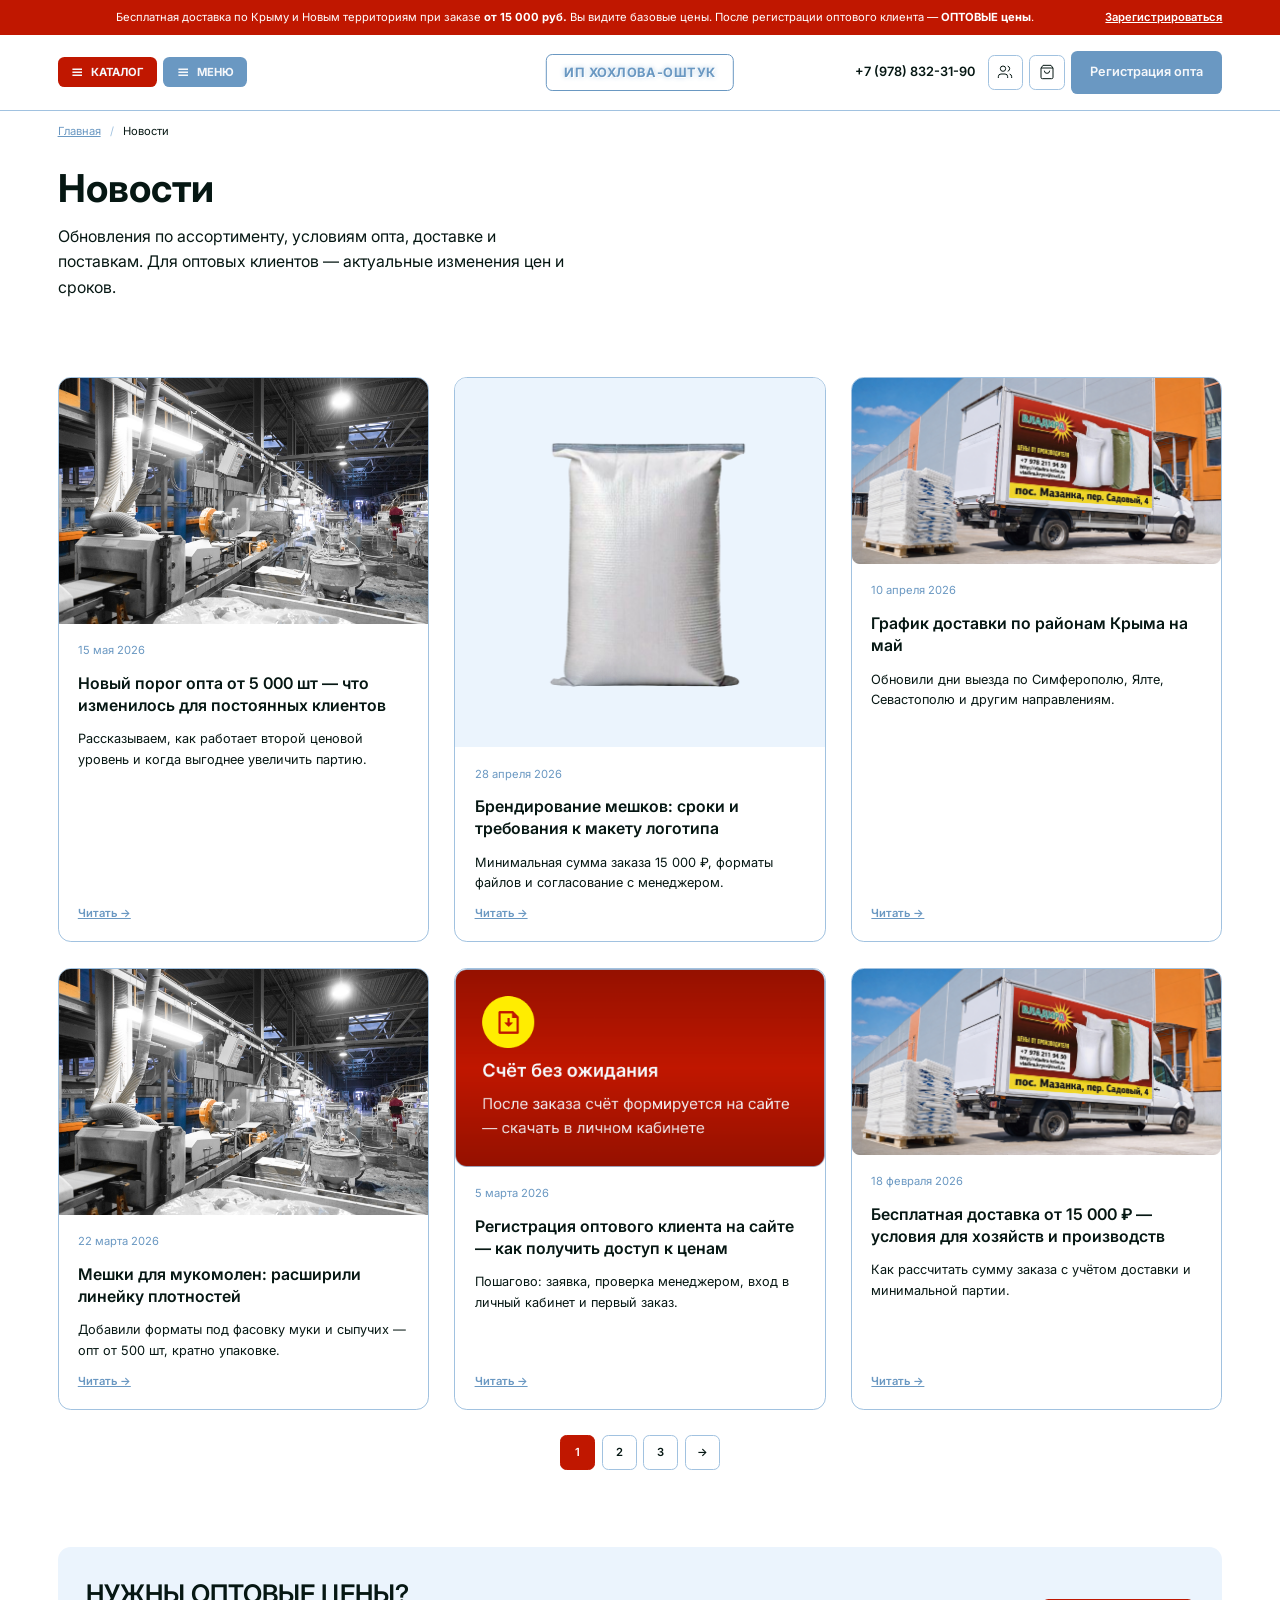
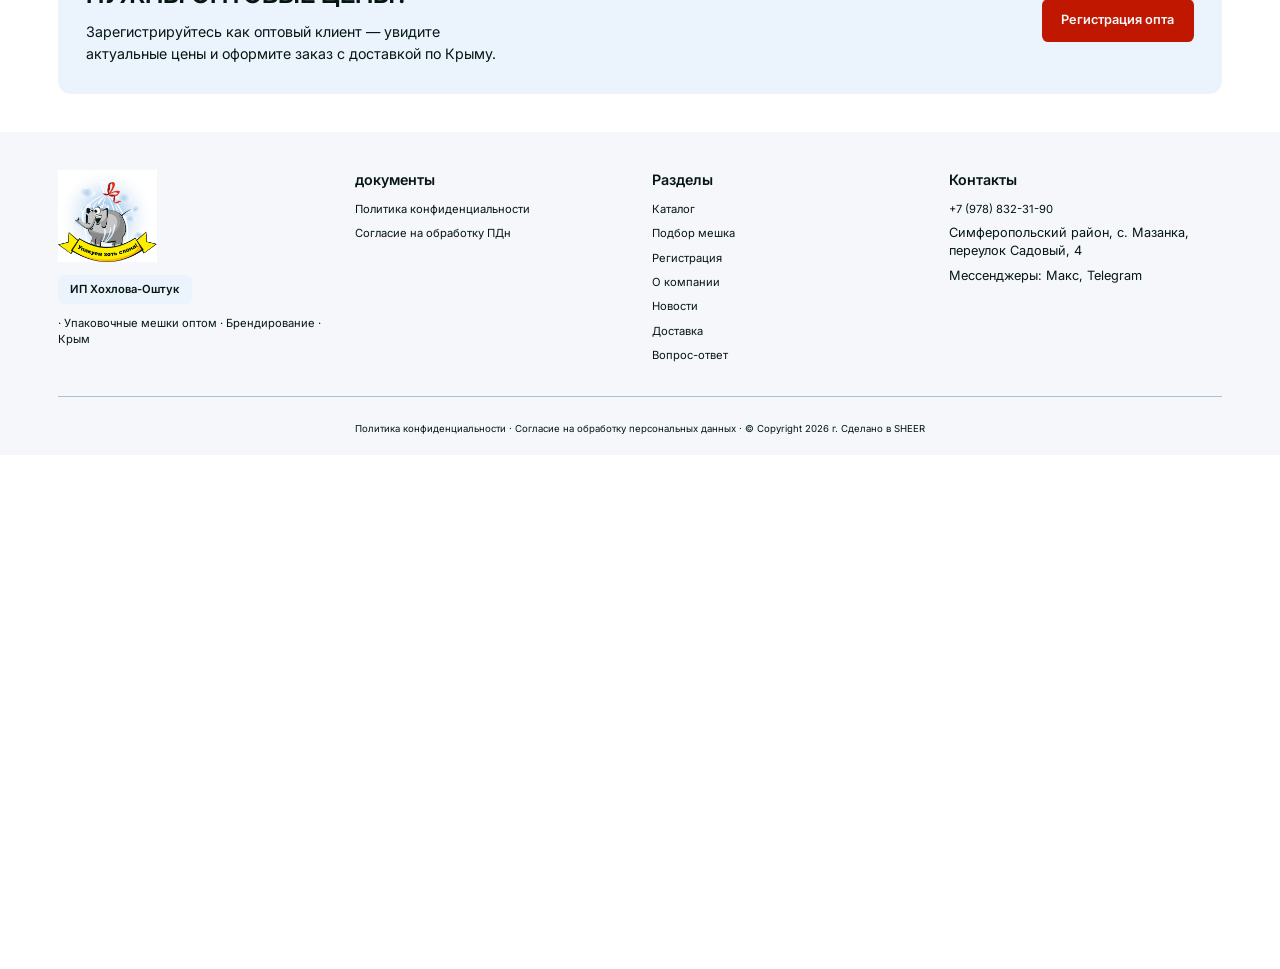
<file: news.html>
<!DOCTYPE html>
<html lang="ru">
<head>
  <meta charset="utf-8" />
  <title>Новости — упаковочные мешки оптом | Упакуем хоть слона</title>
  <meta http-equiv="X-UA-Compatible" content="IE=edge" />
  <meta name="viewport" content="width=device-width, initial-scale=1, maximum-scale=1" />
  <meta name="format-detection" content="telephone=no" />
  <meta name="description" content="Новости компании: ассортимент мешков, условия опта, доставка по Крыму, брендирование и регистрация оптовых клиентов." />

  <link rel="stylesheet" href="libs/bootstrap/bootstrap-grid.css" />
  <link rel="stylesheet" href="libs/fontawesome-free-5.12.0-web/css/all.min.css" />
  <link rel="stylesheet" href="libs/fancybox/jquery.fancybox.min.css" />
  <link rel="stylesheet" href="libs/slick/slick.css" />
  <link rel="stylesheet" href="css/fonts.css" />
  <link rel="stylesheet" href="css/main.css?ver=19" />
  <link rel="stylesheet" href="css/media.css?ver=17" />
</head>
<body>

  <!-- bitrix: top banner -->
  <div class="top-banner">
    <div class="container-fluid">
      <div class="container-main">
        <div class="row">
          <div class="col-12">
            <div class="top-banner__inner">
              <p class="top-banner__text">
                Бесплатная доставка по Крыму и Новым территориям при заказе
                <strong>от 15 000 руб.</strong>
                Вы видите базовые цены. После регистрации оптового клиента —
                <strong>ОПТОВЫЕ цены</strong>.
              </p>
              <a href="index.html#register" class="top-banner__link">Зарегистрироваться</a>
            </div>
          </div>
        </div>
      </div>
    </div>
  </div>

  <!-- bitrix: header -->
  <header class="header default">
    <div class="container-fluid">
      <div class="container-main">
        <div class="row">
          <div class="col-12">
            <div class="header__wrapper">
              <div class="header__left">
                <a href="catalog.html" class="btn-header btn-header--red">
                  <svg width="18" height="18" viewBox="0 0 24 24" fill="none" stroke="currentColor" stroke-width="2.5" aria-hidden="true"><path d="M4 7h16M4 12h16M4 17h16"/></svg>
                  Каталог
                </a>
                <button type="button" class="btn-header btn-header--blue btn-header-menu" aria-label="Открыть меню" aria-expanded="false" aria-controls="menu-mobile">
                  <svg width="18" height="18" viewBox="0 0 24 24" fill="none" stroke="currentColor" stroke-width="2.5" aria-hidden="true"><path d="M4 7h16M4 12h16M4 17h16"/></svg>
                  Меню
                </button>
              </div>
              <a href="index.html" class="header__brand" aria-label="ИП Хохлова-Оштук — на главную">ИП Хохлова-Оштук</a>
              <div class="header__right">
                <a href="tel:+79788323190" class="header__phone">+7 (978) 832-31-90</a>
                <a href="#" class="header__icon" aria-label="Войти">
                  <svg viewBox="0 0 24 24" fill="none" stroke="currentColor" stroke-width="1.5"><path d="M16 21v-2a4 4 0 0 0-4-4H6a4 4 0 0 0-4 4v2"/><circle cx="9" cy="7" r="4"/><path d="M22 21v-2a4 4 0 0 0-3-3.87M16 3.13a4 4 0 0 1 0 7.75"/></svg>
                </a>
                <a href="#" class="header__icon" aria-label="Корзина">
                  <svg viewBox="0 0 24 24" fill="none" stroke="currentColor" stroke-width="1.5"><path d="M6 2 3 6v14a2 2 0 0 0 2 2h14a2 2 0 0 0 2-2V6l-3-4Z"/><path d="M3 6h18M16 10a4 4 0 0 1-8 0"/></svg>
                </a>
                <a href="index.html#register" class="btn-main btn-main--blue btn-main--header">Регистрация опта</a>
              </div>
            </div>
          </div>
        </div>
      </div>
    </div>
    <div class="menu-mobile" id="menu-mobile">
      <div class="container-fluid">
        <div class="container-main">
          <div class="menu-mobile__inner">
            <div class="menu-mobile__head">
              <p class="menu-mobile__title">Меню</p>
              <button type="button" class="menu-mobile__close" aria-label="Закрыть меню">
                <svg width="20" height="20" viewBox="0 0 24 24" fill="none" stroke="currentColor" stroke-width="2" aria-hidden="true"><path d="M18 6 6 18M6 6l12 12"/></svg>
              </button>
            </div>
            <a href="tel:+79788323190" class="menu-mobile__phone">
              <span class="menu-mobile__phone-label">Позвонить на склад</span>
              <span class="menu-mobile__phone-value">+7 (978) 832-31-90</span>
            </a>
            <div class="menu-mobile__body">
              <div class="menu-mobile__group">
                <p class="menu-mobile__label">Каталог и заказ</p>
                <nav class="menu-mobile__nav" aria-label="Каталог и заказ">
                  <a href="catalog.html" class="menu-mobile__link">Каталог мешков</a>
                  <a href="index.html#bag-selection" class="menu-mobile__link">Подбор мешка</a>
                </nav>
              </div>
              <div class="menu-mobile__group">
                <p class="menu-mobile__label">Для кого</p>
                <nav class="menu-mobile__nav menu-mobile__nav--grid" aria-label="Направления">
                  <a href="index.html#segments" class="menu-mobile__link">Все направления</a>
                  <a href="landing-mill.html" class="menu-mobile__link">Мукомольные</a>
                  <a href="landing-agro.html" class="menu-mobile__link">Сельское хозяйство</a>
                  <a href="landing-feed.html" class="menu-mobile__link">Комбикорма</a>
                  <a href="landing-farm.html" class="menu-mobile__link">Фермеры</a>
                  <a href="landing-build.html" class="menu-mobile__link">Строительные</a>
                </nav>
              </div>
              <div class="menu-mobile__group">
                <p class="menu-mobile__label">Компания и сервис</p>
                <nav class="menu-mobile__nav" aria-label="Компания и сервис">
                  <a href="delivery.html" class="menu-mobile__link">Доставка</a>
                  <a href="about.html" class="menu-mobile__link">О компании</a>
                  <a href="news.html" class="menu-mobile__link is-active" aria-current="page">Новости</a>
                  <a href="index.html#faq" class="menu-mobile__link">Вопрос-ответ</a>
                </nav>
              </div>
            </div>
            <div class="menu-mobile__footer">
              <a href="index.html#register" class="btn-main btn-main--blue">Регистрация опта</a>
            </div>
          </div>
        </div>
      </div>
    </div>
    <div class="menu-overlay"></div>
  </header>
  <div class="header-spacer"></div>

  <main>

    <!-- bitrix: breadcrumbs -->
    <div class="container-fluid">
      <div class="container-main">
        <div class="row">
          <div class="col-12">
            <nav class="breadcrumbs" aria-label="Хлебные крошки">
              <a href="index.html">Главная</a>
              <span class="breadcrumbs__sep" aria-hidden="true">/</span>
              <span class="breadcrumbs__current">Новости</span>
            </nav>
          </div>
        </div>
      </div>
    </div>

    <!-- Page hero -->
    <section class="section section--page-hero">
      <div class="container-fluid">
        <div class="container-main">
          <div class="row">
            <div class="col-12 col-lg-10">
              <div class="page-hero">
                <div class="page-hero__content">
                  <h1 class="page-title">Новости</h1>
                  <p class="page-lead">Обновления по ассортименту, условиям опта, доставке и поставкам. Для оптовых клиентов — актуальные изменения цен и сроков.</p>
                </div>
              </div>
            </div>
          </div>
        </div>
      </div>
    </section>

    <!-- bitrix: news list -->
    <section class="section">
      <div class="container-fluid">
        <div class="container-main">
          <div class="row">
            <div class="col-12">
              <div class="news-grid">
                <article class="news-card">
                  <a href="news-detail.html" class="news-card__image">
                    <img src="img/segment-mill.png" alt="Новый порог опта от 5 000 шт" loading="lazy" />
                  </a>
                  <div class="news-card__body">
                    <time class="news-card__date" datetime="2026-05-15">15 мая 2026</time>
                    <h2 class="news-card__title"><a href="news-detail.html">Новый порог опта от 5 000 шт — что изменилось для постоянных клиентов</a></h2>
                    <p class="news-card__text">Рассказываем, как работает второй ценовой уровень и когда выгоднее увеличить партию.</p>
                    <a href="news-detail.html" class="news-card__more">Читать →</a>
                  </div>
                </article>
                <article class="news-card">
                  <a href="#" class="news-card__image">
                    <img src="img/product-bag.png" alt="Брендирование мешков" loading="lazy" />
                  </a>
                  <div class="news-card__body">
                    <time class="news-card__date" datetime="2026-04-28">28 апреля 2026</time>
                    <h2 class="news-card__title"><a href="#">Брендирование мешков: сроки и требования к макету логотипа</a></h2>
                    <p class="news-card__text">Минимальная сумма заказа 15 000 ₽, форматы файлов и согласование с менеджером.</p>
                    <a href="#" class="news-card__more">Читать →</a>
                  </div>
                </article>
                <article class="news-card">
                  <a href="#" class="news-card__image">
                    <img src="img/delivery-map.png" alt="График доставки по Крыму" loading="lazy" />
                  </a>
                  <div class="news-card__body">
                    <time class="news-card__date" datetime="2026-04-10">10 апреля 2026</time>
                    <h2 class="news-card__title"><a href="#">График доставки по районам Крыма на май</a></h2>
                    <p class="news-card__text">Обновили дни выезда по Симферополю, Ялте, Севастополю и другим направлениям.</p>
                    <a href="#" class="news-card__more">Читать →</a>
                  </div>
                </article>
                <article class="news-card">
                  <a href="#" class="news-card__image">
                    <img src="img/segment-mill.png" alt="Мешки для мукомолен" loading="lazy" />
                  </a>
                  <div class="news-card__body">
                    <time class="news-card__date" datetime="2026-03-22">22 марта 2026</time>
                    <h2 class="news-card__title"><a href="#">Мешки для мукомолен: расширили линейку плотностей</a></h2>
                    <p class="news-card__text">Добавили форматы под фасовку муки и сыпучих — опт от 500 шт, кратно упаковке.</p>
                    <a href="#" class="news-card__more">Читать →</a>
                  </div>
                </article>
                <article class="news-card">
                  <a href="#" class="news-card__image">
                    <img src="img/benefit-card.png" alt="Регистрация оптового клиента" loading="lazy" />
                  </a>
                  <div class="news-card__body">
                    <time class="news-card__date" datetime="2026-03-05">5 марта 2026</time>
                    <h2 class="news-card__title"><a href="#">Регистрация оптового клиента на сайте — как получить доступ к ценам</a></h2>
                    <p class="news-card__text">Пошагово: заявка, проверка менеджером, вход в личный кабинет и первый заказ.</p>
                    <a href="#" class="news-card__more">Читать →</a>
                  </div>
                </article>
                <article class="news-card">
                  <a href="#" class="news-card__image">
                    <img src="img/delivery-map.png" alt="Бесплатная доставка от 15 000 ₽" loading="lazy" />
                  </a>
                  <div class="news-card__body">
                    <time class="news-card__date" datetime="2026-02-18">18 февраля 2026</time>
                    <h2 class="news-card__title"><a href="#">Бесплатная доставка от 15 000 ₽ — условия для хозяйств и производств</a></h2>
                    <p class="news-card__text">Как рассчитать сумму заказа с учётом доставки и минимальной партии.</p>
                    <a href="#" class="news-card__more">Читать →</a>
                  </div>
                </article>
              </div>

              <!-- bitrix: pagination -->
              <nav class="pagination" aria-label="Страницы новостей">
                <span class="pagination__current" aria-current="page">1</span>
                <a href="#" class="pagination__link">2</a>
                <a href="#" class="pagination__link">3</a>
                <a href="#" class="pagination__link" aria-label="Следующая страница">→</a>
              </nav>
            </div>
          </div>
        </div>
      </div>
    </section>

    <!-- CTA -->
    <section class="section section--cta-bottom">
      <div class="container-fluid">
        <div class="container-main">
          <div class="row">
            <div class="col-12">
              <div class="cta-panel">
                <div>
                  <p class="cta-panel__title">Нужны оптовые цены?</p>
                  <p class="cta-panel__text">Зарегистрируйтесь как оптовый клиент — увидите актуальные цены и оформите заказ с доставкой по Крыму.</p>
                </div>
                <a href="index.html#register" class="btn-main">Регистрация опта</a>
              </div>
            </div>
          </div>
        </div>
      </div>
    </section>

  </main>

  <!-- bitrix: footer -->
  <footer class="footer">
    <div class="container-fluid">
      <div class="container-main">
        <div class="row">
          <div class="col-12 col-md-6 col-xl-3 footer__col">
            <div class="footer__logo">
              <img src="img/logo.png" alt="Упакуем хоть слона" width="124" height="115" />
            </div>
            <span class="footer__badge">ИП Хохлова-Оштук</span>
            <p class="footer__tagline">· Упаковочные мешки оптом · Брендирование · Крым</p>
          </div>
          <div class="col-12 col-md-6 col-xl-3 footer__col">
            <h3 class="footer__title">документы</h3>
            <ul class="footer__links">
              <li><a href="#">Политика конфиденциальности</a></li>
              <li><a href="#">Согласие на обработку ПДн</a></li>
            </ul>
          </div>
          <div class="col-12 col-md-6 col-xl-3 footer__col">
            <h3 class="footer__title">Разделы</h3>
            <ul class="footer__links">
              <li><a href="catalog.html">Каталог</a></li>
              <li><a href="index.html#bag-selection">Подбор мешка</a></li>
              <li><a href="index.html#register">Регистрация</a></li>
              <li><a href="about.html">О компании</a></li>
              <li><a href="news.html">Новости</a></li>
              <li><a href="delivery.html">Доставка</a></li>
              <li><a href="index.html#faq">Вопрос-ответ</a></li>
            </ul>
          </div>
          <div class="col-12 col-md-6 col-xl-3 footer__col">
            <h3 class="footer__title">Контакты</h3>
            <ul class="footer__links">
              <li><a href="tel:+79788323190">+7 (978) 832-31-90</a></li>
              <li>Симферопольский район, с. Мазанка,<br />переулок Садовый, 4</li>
              <li class="footer__messengers">Мессенджеры: Макс, Telegram</li>
            </ul>
          </div>
        </div>
        <div class="row">
          <div class="col-12">
            <div class="footer__bottom">
              <p>Политика конфиденциальности · Согласие на обработку персональных данных · © Copyright 2026 г. Сделано в SHEER</p>
            </div>
          </div>
        </div>
      </div>
    </div>
  </footer>

  <script src="libs/jquery/jquery-3.6.0.min.js"></script>
  <script src="libs/fancybox/jquery.fancybox.min.js"></script>
  <script src="libs/slick/slick.min.js"></script>
  <script src="libs/mask/jquery.maskedinput.js"></script>
  <script src="js/common.js?ver=13"></script>
</body>
</html>
</file>
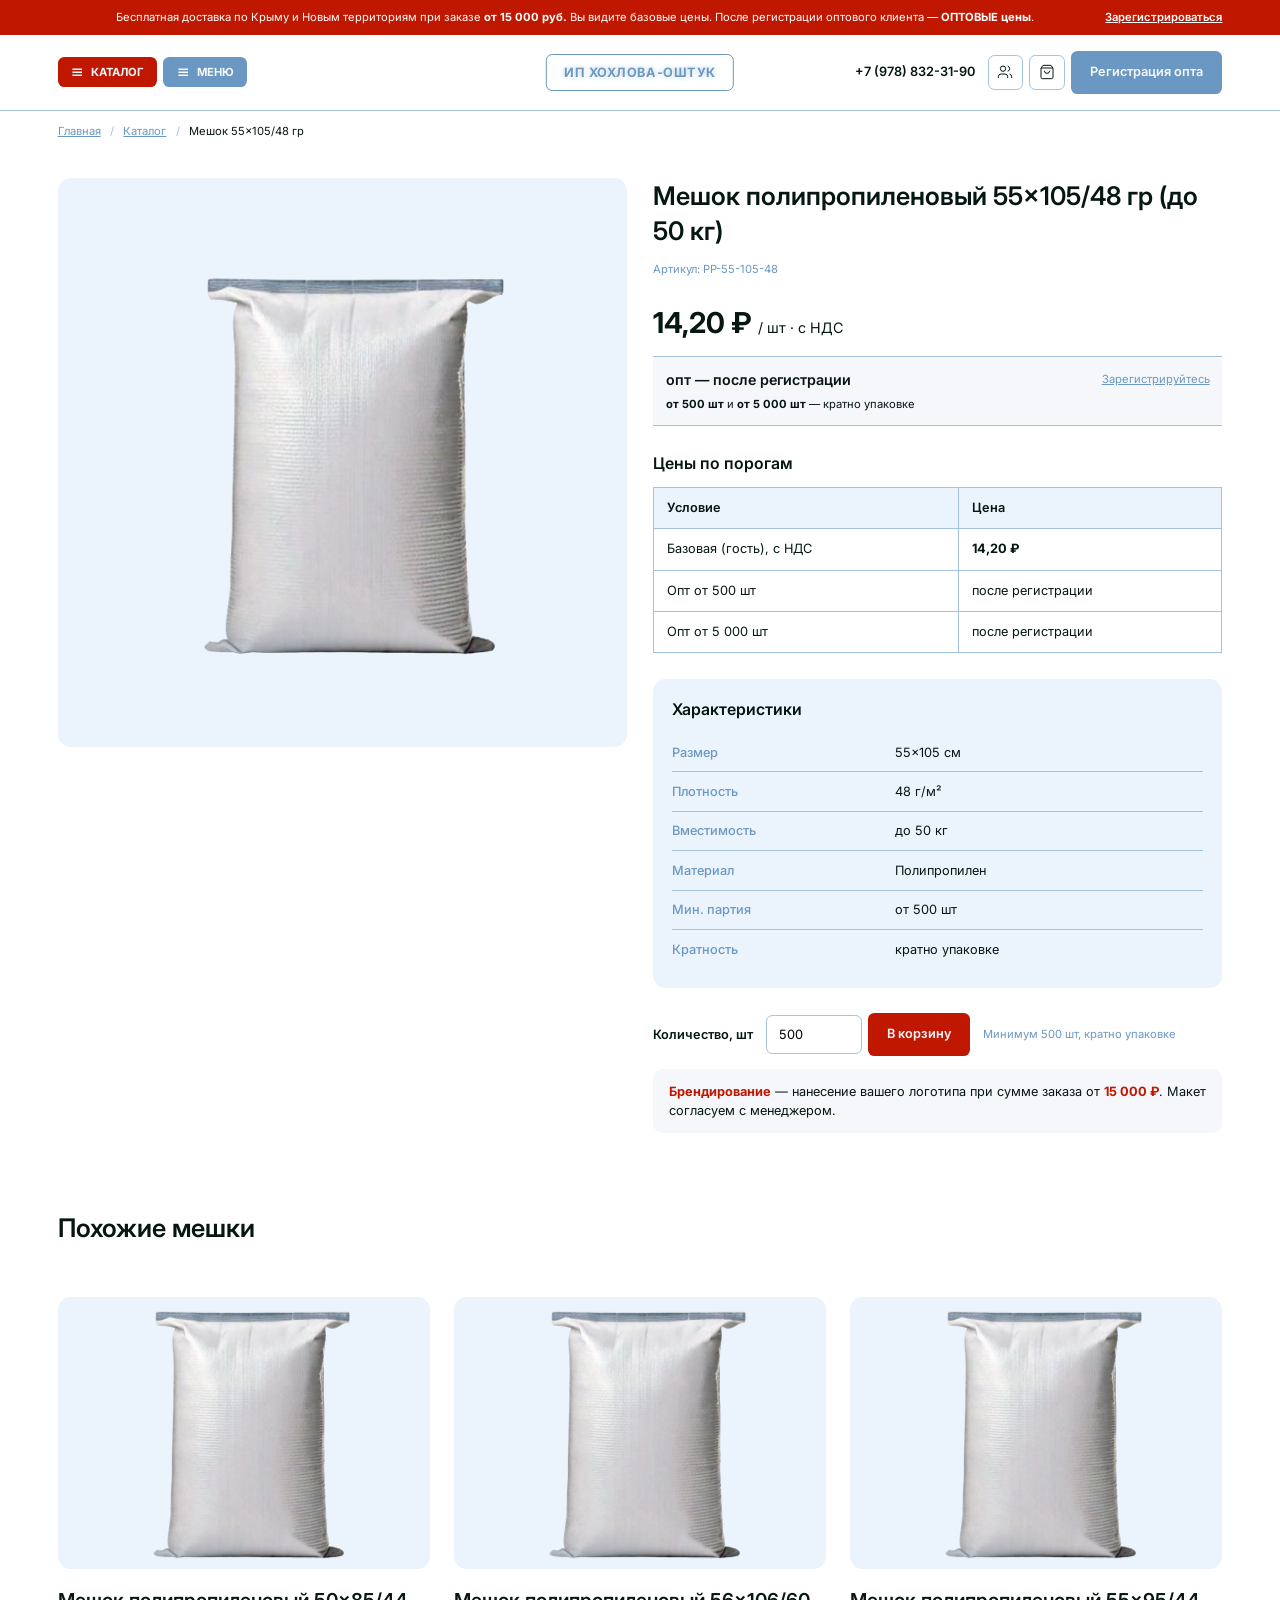
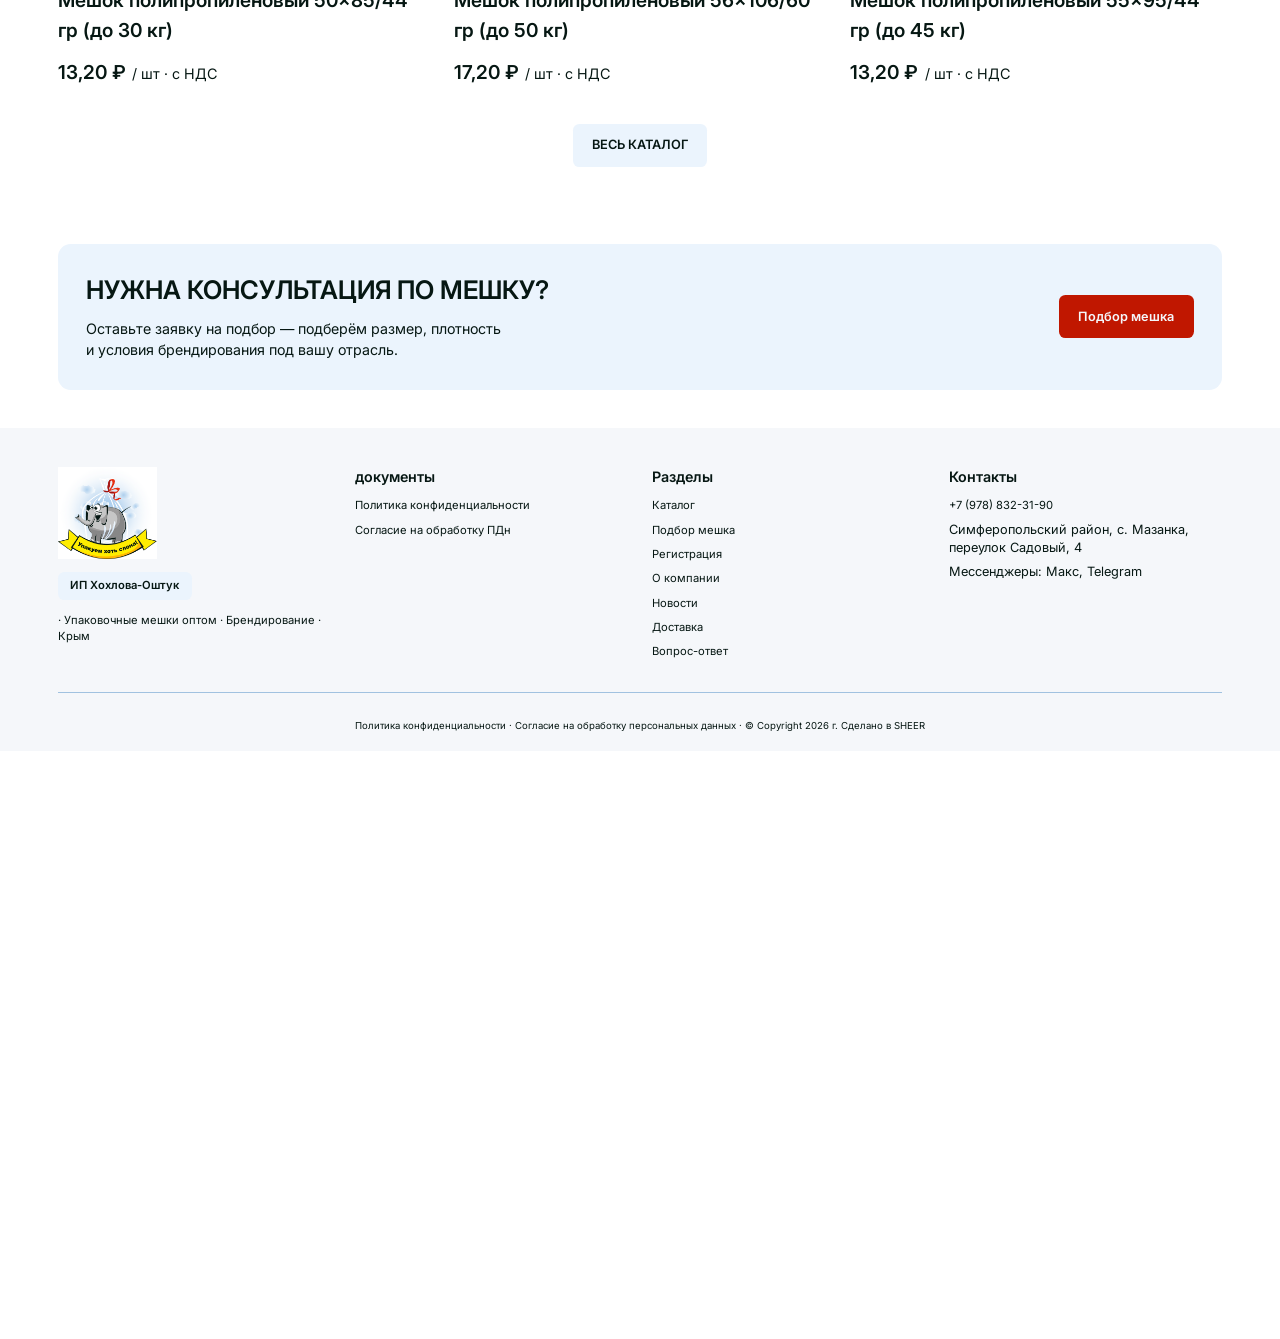
<file: product.html>
<!DOCTYPE html>
<html lang="ru">
<head>
  <meta charset="utf-8" />
  <title>Мешок полипропиленовый 55×105/48 гр — купить оптом | Упакуем хоть слона</title>
  <meta http-equiv="X-UA-Compatible" content="IE=edge" />
  <meta name="viewport" content="width=device-width, initial-scale=1, maximum-scale=1" />
  <meta name="format-detection" content="telephone=no" />
  <meta name="description" content="Мешок полипропиленовый 55×105/48 гр (до 50 кг). Цена 14,20 ₽ с НДС. Опт от 500 шт. Брендирование от 15 000 ₽. Доставка по Крыму." />

  <link rel="stylesheet" href="libs/bootstrap/bootstrap-grid.css" />
  <link rel="stylesheet" href="libs/fontawesome-free-5.12.0-web/css/all.min.css" />
  <link rel="stylesheet" href="libs/fancybox/jquery.fancybox.min.css" />
  <link rel="stylesheet" href="libs/slick/slick.css" />
  <link rel="stylesheet" href="css/fonts.css" />
  <link rel="stylesheet" href="css/main.css?ver=19" />
  <link rel="stylesheet" href="css/media.css?ver=17" />
</head>
<body>

  <!-- bitrix: top banner -->
  <div class="top-banner">
    <div class="container-fluid">
      <div class="container-main">
        <div class="row">
          <div class="col-12">
            <div class="top-banner__inner">
              <p class="top-banner__text">
                Бесплатная доставка по Крыму и Новым территориям при заказе
                <strong>от 15 000 руб.</strong>
                Вы видите базовые цены. После регистрации оптового клиента —
                <strong>ОПТОВЫЕ цены</strong>.
              </p>
              <a href="index.html#register" class="top-banner__link">Зарегистрироваться</a>
            </div>
          </div>
        </div>
      </div>
    </div>
  </div>

  <!-- bitrix: header -->
  <header class="header default">
    <div class="container-fluid">
      <div class="container-main">
        <div class="row">
          <div class="col-12">
            <div class="header__wrapper">
              <div class="header__left">
                <a href="catalog.html" class="btn-header btn-header--red is-active" aria-current="page">
                  <svg width="18" height="18" viewBox="0 0 24 24" fill="none" stroke="currentColor" stroke-width="2.5" aria-hidden="true"><path d="M4 7h16M4 12h16M4 17h16"/></svg>
                  Каталог
                </a>
                <button type="button" class="btn-header btn-header--blue btn-header-menu" aria-label="Открыть меню" aria-expanded="false" aria-controls="menu-mobile">
                  <svg width="18" height="18" viewBox="0 0 24 24" fill="none" stroke="currentColor" stroke-width="2.5" aria-hidden="true"><path d="M4 7h16M4 12h16M4 17h16"/></svg>
                  Меню
                </button>
              </div>
              <a href="index.html" class="header__brand" aria-label="ИП Хохлова-Оштук — на главную">ИП Хохлова-Оштук</a>
              <div class="header__right">
                <a href="tel:+79788323190" class="header__phone">+7 (978) 832-31-90</a>
                <a href="#" class="header__icon" aria-label="Войти">
                  <svg viewBox="0 0 24 24" fill="none" stroke="currentColor" stroke-width="1.5"><path d="M16 21v-2a4 4 0 0 0-4-4H6a4 4 0 0 0-4 4v2"/><circle cx="9" cy="7" r="4"/><path d="M22 21v-2a4 4 0 0 0-3-3.87M16 3.13a4 4 0 0 1 0 7.75"/></svg>
                </a>
                <a href="#" class="header__icon" aria-label="Корзина">
                  <svg viewBox="0 0 24 24" fill="none" stroke="currentColor" stroke-width="1.5"><path d="M6 2 3 6v14a2 2 0 0 0 2 2h14a2 2 0 0 0 2-2V6l-3-4Z"/><path d="M3 6h18M16 10a4 4 0 0 1-8 0"/></svg>
                </a>
                <a href="index.html#register" class="btn-main btn-main--blue btn-main--header">Регистрация опта</a>
              </div>
            </div>
          </div>
        </div>
      </div>
    </div>
    <div class="menu-mobile" id="menu-mobile">
      <div class="container-fluid">
        <div class="container-main">
          <div class="menu-mobile__inner">
            <div class="menu-mobile__head">
              <p class="menu-mobile__title">Меню</p>
              <button type="button" class="menu-mobile__close" aria-label="Закрыть меню">
                <svg width="20" height="20" viewBox="0 0 24 24" fill="none" stroke="currentColor" stroke-width="2" aria-hidden="true"><path d="M18 6 6 18M6 6l12 12"/></svg>
              </button>
            </div>
            <a href="tel:+79788323190" class="menu-mobile__phone">
              <span class="menu-mobile__phone-label">Позвонить на склад</span>
              <span class="menu-mobile__phone-value">+7 (978) 832-31-90</span>
            </a>
            <div class="menu-mobile__body">
              <div class="menu-mobile__group">
                <p class="menu-mobile__label">Каталог и заказ</p>
                <nav class="menu-mobile__nav" aria-label="Каталог и заказ">
                  <a href="catalog.html" class="menu-mobile__link is-active" aria-current="page">Каталог мешков</a>
                  <a href="index.html#bag-selection" class="menu-mobile__link">Подбор мешка</a>
                </nav>
              </div>
              <div class="menu-mobile__group">
                <p class="menu-mobile__label">Для кого</p>
                <nav class="menu-mobile__nav menu-mobile__nav--grid" aria-label="Направления">
                  <a href="index.html#segments" class="menu-mobile__link">Все направления</a>
                  <a href="landing-mill.html" class="menu-mobile__link">Мукомольные</a>
                  <a href="landing-agro.html" class="menu-mobile__link">Сельское хозяйство</a>
                  <a href="landing-feed.html" class="menu-mobile__link">Комбикорма</a>
                  <a href="landing-farm.html" class="menu-mobile__link">Фермеры</a>
                  <a href="landing-build.html" class="menu-mobile__link">Строительные</a>
                </nav>
              </div>
              <div class="menu-mobile__group">
                <p class="menu-mobile__label">Компания и сервис</p>
                <nav class="menu-mobile__nav" aria-label="Компания и сервис">
                  <a href="delivery.html" class="menu-mobile__link">Доставка</a>
                  <a href="about.html" class="menu-mobile__link">О компании</a>
                  <a href="news.html" class="menu-mobile__link">Новости</a>
                  <a href="index.html#faq" class="menu-mobile__link">Вопрос-ответ</a>
                </nav>
              </div>
            </div>
            <div class="menu-mobile__footer">
              <a href="index.html#register" class="btn-main btn-main--blue">Регистрация опта</a>
            </div>
          </div>
        </div>
      </div>
    </div>
    <div class="menu-overlay"></div>
  </header>
  <div class="header-spacer"></div>

  <main>

    <!-- bitrix: breadcrumbs -->
    <div class="container-fluid">
      <div class="container-main">
        <div class="row">
          <div class="col-12">
            <nav class="breadcrumbs" aria-label="Хлебные крошки">
              <a href="index.html">Главная</a>
              <span class="breadcrumbs__sep" aria-hidden="true">/</span>
              <a href="catalog.html">Каталог</a>
              <span class="breadcrumbs__sep" aria-hidden="true">/</span>
              <span class="breadcrumbs__current">Мешок 55×105/48 гр</span>
            </nav>
          </div>
        </div>
      </div>
    </div>

    <!-- bitrix: product detail -->
    <section class="section">
      <div class="container-fluid">
        <div class="container-main">
          <div class="row">
            <div class="col-12">
              <div class="product-layout">
                <div class="product-gallery">
                  <img src="img/product-bag.png" alt="Мешок полипропиленовый 55×105/48 гр" width="720" height="720" />
                </div>
                <div class="product-info">
                  <h1 class="product-info__title">Мешок полипропиленовый 55×105/48 гр (до 50 кг)</h1>
                  <p class="product-info__sku">Артикул: PP-55-105-48</p>

                  <div class="product-info__price">
                    <span class="product-info__price-value">14,20 ₽</span>
                    <span class="product-info__price-note">/ шт · с НДС</span>
                  </div>

                  <div class="product-info__wholesale">
                    <div class="product-info__wholesale-head">
                      <p class="product-info__wholesale-price">опт — после регистрации</p>
                      <a href="index.html#register" class="product-info__wholesale-link">Зарегистрируйтесь</a>
                    </div>
                    <p class="product-info__wholesale-note"><strong>от 500 шт</strong> и <strong>от 5 000 шт</strong> — кратно упаковке</p>
                  </div>

                  <div class="product-prices">
                    <p class="product-prices__title">Цены по порогам</p>
                    <table class="product-prices__table">
                      <thead>
                        <tr>
                          <th>Условие</th>
                          <th>Цена</th>
                        </tr>
                      </thead>
                      <tbody>
                        <tr>
                          <td>Базовая (гость), с НДС</td>
                          <td><strong>14,20 ₽</strong></td>
                        </tr>
                        <tr>
                          <td>Опт от 500 шт</td>
                          <td>после регистрации</td>
                        </tr>
                        <tr>
                          <td>Опт от 5 000 шт</td>
                          <td>после регистрации</td>
                        </tr>
                      </tbody>
                    </table>
                  </div>

                  <div class="product-specs">
                    <p class="product-specs__title">Характеристики</p>
                    <table class="product-specs__table">
                      <tbody>
                        <tr>
                          <th>Размер</th>
                          <td>55×105 см</td>
                        </tr>
                        <tr>
                          <th>Плотность</th>
                          <td>48 г/м²</td>
                        </tr>
                        <tr>
                          <th>Вместимость</th>
                          <td>до 50 кг</td>
                        </tr>
                        <tr>
                          <th>Материал</th>
                          <td>Полипропилен</td>
                        </tr>
                        <tr>
                          <th>Мин. партия</th>
                          <td>от 500 шт</td>
                        </tr>
                        <tr>
                          <th>Кратность</th>
                          <td>кратно упаковке</td>
                        </tr>
                      </tbody>
                    </table>
                  </div>

                  <!-- bitrix: add to cart -->
                  <form class="product-order" action="#" method="post">
                    <label class="product-order__label" for="product-qty">Количество, шт</label>
                    <div class="product-order__field">
                      <input class="product-order__input" type="number" id="product-qty" name="quantity" value="500" min="500" step="100" />
                      <button type="submit" class="btn-main">В корзину</button>
                    </div>
                    <p class="product-order__hint">Минимум 500 шт, кратно упаковке</p>
                  </form>

                  <div class="product-branding">
                    <strong>Брендирование</strong> — нанесение вашего логотипа при сумме заказа от <strong>15 000 ₽</strong>. Макет согласуем с менеджером.
                  </div>
                </div>
              </div>
            </div>
          </div>
        </div>
      </div>
    </section>

    <!-- Related products -->
    <section class="section">
      <div class="container-fluid">
        <div class="container-main">
          <div class="row">
            <div class="col-12">
              <h2 class="product-related__title">Похожие мешки</h2>
            </div>
          </div>
          <div class="row">
            <div class="col-12 col-sm-6 col-xl-4">
              <article class="item-product">
                <div class="item-product__image"><a href="product.html"><img src="img/product-bag.png" alt="Мешок 50×85/44 гр" loading="lazy" /></a></div>
                <h3 class="item-product__title"><a href="product.html">Мешок полипропиленовый 50×85/44 гр (до 30 кг)</a></h3>
                <div class="item-product__price"><span class="item-product__price-value">13,20 ₽</span><span class="item-product__price-note">/ шт · с НДС</span></div>
              </article>
            </div>
            <div class="col-12 col-sm-6 col-xl-4">
              <article class="item-product">
                <div class="item-product__image"><a href="product.html"><img src="img/product-bag.png" alt="Мешок 56×106/60 гр" loading="lazy" /></a></div>
                <h3 class="item-product__title"><a href="product.html">Мешок полипропиленовый 56×106/60 гр (до 50 кг)</a></h3>
                <div class="item-product__price"><span class="item-product__price-value">17,20 ₽</span><span class="item-product__price-note">/ шт · с НДС</span></div>
              </article>
            </div>
            <div class="col-12 col-sm-6 col-xl-4">
              <article class="item-product">
                <div class="item-product__image"><a href="product.html"><img src="img/product-bag.png" alt="Мешок 55×95/44 гр" loading="lazy" /></a></div>
                <h3 class="item-product__title"><a href="product.html">Мешок полипропиленовый 55×95/44 гр (до 45 кг)</a></h3>
                <div class="item-product__price"><span class="item-product__price-value">13,20 ₽</span><span class="item-product__price-note">/ шт · с НДС</span></div>
              </article>
            </div>
          </div>
          <div class="row">
            <div class="col-12">
              <div class="catalog-cta">
                <a href="catalog.html" class="btn-main btn-main--sky btn-main--upper">весь каталог</a>
              </div>
            </div>
          </div>
        </div>
      </div>
    </section>

    <!-- CTA -->
    <section class="section section--cta-bottom">
      <div class="container-fluid">
        <div class="container-main">
          <div class="row">
            <div class="col-12">
              <div class="cta-panel">
                <div>
                  <p class="cta-panel__title">Нужна консультация по мешку?</p>
                  <p class="cta-panel__text">Оставьте заявку на подбор — подберём размер, плотность и условия брендирования под вашу отрасль.</p>
                </div>
                <a href="index.html#bag-selection" class="btn-main">Подбор мешка</a>
              </div>
            </div>
          </div>
        </div>
      </div>
    </section>

  </main>

  <!-- bitrix: footer -->
  <footer class="footer">
    <div class="container-fluid">
      <div class="container-main">
        <div class="row">
          <div class="col-12 col-md-6 col-xl-3 footer__col">
            <div class="footer__logo">
              <img src="img/logo.png" alt="Упакуем хоть слона" width="124" height="115" />
            </div>
            <span class="footer__badge">ИП Хохлова-Оштук</span>
            <p class="footer__tagline">· Упаковочные мешки оптом · Брендирование · Крым</p>
          </div>
          <div class="col-12 col-md-6 col-xl-3 footer__col">
            <h3 class="footer__title">документы</h3>
            <ul class="footer__links">
              <li><a href="#">Политика конфиденциальности</a></li>
              <li><a href="#">Согласие на обработку ПДн</a></li>
            </ul>
          </div>
          <div class="col-12 col-md-6 col-xl-3 footer__col">
            <h3 class="footer__title">Разделы</h3>
            <ul class="footer__links">
              <li><a href="catalog.html">Каталог</a></li>
              <li><a href="index.html#bag-selection">Подбор мешка</a></li>
              <li><a href="index.html#register">Регистрация</a></li>
              <li><a href="about.html">О компании</a></li>
              <li><a href="news.html">Новости</a></li>
              <li><a href="delivery.html">Доставка</a></li>
              <li><a href="index.html#faq">Вопрос-ответ</a></li>
            </ul>
          </div>
          <div class="col-12 col-md-6 col-xl-3 footer__col">
            <h3 class="footer__title">Контакты</h3>
            <ul class="footer__links">
              <li><a href="tel:+79788323190">+7 (978) 832-31-90</a></li>
              <li>Симферопольский район, с. Мазанка,<br />переулок Садовый, 4</li>
              <li class="footer__messengers">Мессенджеры: Макс, Telegram</li>
            </ul>
          </div>
        </div>
        <div class="row">
          <div class="col-12">
            <div class="footer__bottom">
              <p>Политика конфиденциальности · Согласие на обработку персональных данных · © Copyright 2026 г. Сделано в SHEER</p>
            </div>
          </div>
        </div>
      </div>
    </div>
  </footer>

  <script src="libs/jquery/jquery-3.6.0.min.js"></script>
  <script src="libs/fancybox/jquery.fancybox.min.js"></script>
  <script src="libs/slick/slick.min.js"></script>
  <script src="libs/mask/jquery.maskedinput.js"></script>
  <script src="js/common.js?ver=13"></script>
</body>
</html>
</file>
<file: css/fonts.css>
@import url('https://fonts.googleapis.com/css2?family=Inter:wght@400;500;600;700;800;900&display=swap&subset=cyrillic,cyrillic-ext,latin');
</file>
<file: css/main.css>
*::-webkit-input-placeholder { color: #061713; opacity: 0.5; }
*:-moz-placeholder            { color: #061713; opacity: 0.5; }
*::-moz-placeholder           { color: #061713; opacity: 0.5; }
*:-ms-input-placeholder       { color: #061713; opacity: 0.5; }

html {
  /* Макет 1920px — при 100% зуме браузера крупно; 0.8 = как на скрине при 80% */
  zoom: 0.8;
}

:root {
  --color-dark: #061713;
  --color-red: #C01700;
  --color-red-hover: #a01200;
  --color-blue: #6A98C2;
  --color-light-blue: #A1C2E0;
  --color-yellow: #FFED00;
  --color-sky: #EBF4FD;
  --color-gray: #F5F7FA;
  --color-teal: #529c9c;
  --font: 'Inter', Arial, sans-serif;
  --space-section-y: 48px;
  --space-block: 32px;
  --space-stack: 32px;
  --space-inner: 16px;
  --space-text: 12px;
}

body {
  margin: 0;
  font-family: var(--font);
  font-size: 16px;
  line-height: 1.4;
  color: var(--color-dark);
  background: #fff;
  overflow-x: hidden;
  -webkit-font-smoothing: antialiased;
  -moz-osx-font-smoothing: grayscale;
}

input,
button,
textarea,
select,
input[type="text"],
input[type="tel"],
input[type="email"],
input[type="submit"],
input[type="button"] {
  -webkit-appearance: none;
  -moz-appearance: none;
  appearance: none;
  font-family: var(--font);
}

*:link, *:visited, *:hover, *:focus, *:active {
  outline: 0;
  -webkit-tap-highlight-color: transparent;
}

a, button, input, img { transition: all 0.3s; }

h1, h2, h3, h4, h5, h6 { padding: 0; margin: 0; font-weight: normal; }
ul { padding: 0; margin: 0; }
ul li { list-style-type: none; }
img { display: block; max-width: 100%; height: auto; }
p { padding: 0; margin: 0; }
form { margin: 0; }

a { color: inherit; text-decoration: none; }

.container-main {
  max-width: 1520px;
  margin: 0 auto;
  padding-left: 20px;
  padding-right: 20px;
}

/* Top banner */
.top-banner {
  position: relative;
  z-index: 501;
  background: var(--color-red);
  color: #fff;
  font-size: 14px;
  line-height: 1.4;
  padding: 12px 0;
}

.top-banner__inner {
  display: flex;
  align-items: center;
  justify-content: center;
  gap: 16px;
}

.top-banner__text {
  margin: 0;
  text-align: center;
  flex: 1;
}

.top-banner__link {
  flex-shrink: 0;
  font-weight: 600;
  text-decoration: underline;
  color: #fff;
  white-space: nowrap;
}

.top-banner__link:hover {
  color: #fff;
  opacity: 0.9;
}

.top-banner strong {
  font-weight: 700;
}

/* Header */
.header {
  position: sticky;
  top: 0;
  left: 0;
  right: 0;
  z-index: 500;
  background: #fff;
  border-bottom: 1px solid var(--color-light-blue);
  transition: box-shadow 0.3s, padding 0.3s;
}

.header.default {
  box-shadow: none;
}

.header.fixed {
  box-shadow: 0 4px 20px rgba(6, 23, 19, 0.08);
}

.header__wrapper {
  display: flex;
  align-items: center;
  justify-content: space-between;
  padding: 12px 0;
  position: relative;
  min-height: 64px;
}

.header__left {
  display: flex;
  align-items: center;
  gap: 8px;
  flex-shrink: 0;
  z-index: 2;
}

.btn-header {
  display: inline-flex;
  align-items: center;
  gap: 8px;
  padding: 10px 12px;
  border-radius: 8px;
  border: none;
  font-size: 12px;
  font-weight: 700;
  line-height: 1;
  text-transform: uppercase;
  text-decoration: none;
  cursor: pointer;
  transition: background 0.2s, color 0.2s;
}

.btn-header--red {
  background: var(--color-red);
  color: var(--color-gray);
}

.btn-header--red:hover {
  background: var(--color-red-hover);
  color: var(--color-gray);
}

.btn-header--blue {
  background: var(--color-blue);
  color: var(--color-gray);
}

.btn-header--blue:hover,
.btn-header-menu.active {
  background: #5a88b2;
  color: var(--color-gray);
}

.header__brand {
  position: absolute;
  left: 50%;
  transform: translateX(-50%);
  padding: 10px 18px;
  border: 1px solid var(--color-blue);
  border-radius: 8px;
  font-size: 14px;
  font-weight: 700;
  line-height: 1.2;
  text-transform: uppercase;
  letter-spacing: 0.04em;
  color: var(--color-blue);
  text-shadow: 1px 1px 0 #fff, 0 0 6px rgba(161, 194, 224, 0.9);
  text-decoration: none;
  white-space: nowrap;
  z-index: 1;
  transition: border-color 0.2s, color 0.2s;
}

.header__brand:hover {
  color: #5a88b2;
  border-color: #5a88b2;
}

.header__right {
  display: flex;
  align-items: center;
  gap: 8px;
  flex-shrink: 0;
  z-index: 2;
}

.btn-main--header {
  padding: 10px 16px;
  font-size: 14px;
  font-weight: 600;
}

.header__phone {
  font-size: 16px;
  font-weight: 600;
  white-space: nowrap;
  margin-right: 8px;
}

.header__phone:hover {
  color: var(--color-blue);
}

.header__icon {
  display: flex;
  align-items: center;
  justify-content: center;
  width: 44px;
  height: 44px;
  border: 1px solid var(--color-light-blue);
  border-radius: 8px;
}

.header__icon:hover {
  background: var(--color-sky);
}

.header__icon svg {
  width: 20px;
  height: 20px;
}

.menu-mobile {
  display: none;
  position: absolute;
  top: 100%;
  left: 0;
  right: 0;
  z-index: 501;
  background: #fff;
  border-top: 1px solid var(--color-light-blue);
  box-shadow: 0 16px 40px rgba(6, 23, 19, 0.1);
  max-height: calc(100vh - 80px);
  overflow-y: auto;
}

.menu-mobile__inner {
  padding: 16px 0 24px;
}

.menu-mobile__head {
  display: flex;
  align-items: center;
  justify-content: space-between;
  padding: 0 20px 14px;
  margin-bottom: 16px;
  border-bottom: 1px solid var(--color-light-blue);
}

.menu-mobile__title {
  margin: 0;
  font-size: 18px;
  font-weight: 700;
  line-height: 1.2;
}

.menu-mobile__close {
  display: flex;
  align-items: center;
  justify-content: center;
  width: 40px;
  height: 40px;
  padding: 0;
  border: 1px solid var(--color-light-blue);
  border-radius: 8px;
  background: #fff;
  color: var(--color-dark);
  cursor: pointer;
  transition: background 0.2s, border-color 0.2s;
}

.menu-mobile__close:hover {
  background: var(--color-sky);
  border-color: var(--color-blue);
}

.menu-mobile__phone {
  display: flex;
  flex-direction: column;
  gap: 4px;
  margin: 0 20px 20px;
  padding: 16px 18px;
  background: var(--color-sky);
  border-radius: 12px;
  text-decoration: none;
  transition: background 0.2s;
}

.menu-mobile__phone:hover {
  background: #dceaf8;
}

.menu-mobile__phone-label {
  font-size: 11px;
  font-weight: 600;
  text-transform: uppercase;
  letter-spacing: 0.04em;
  color: var(--color-blue);
}

.menu-mobile__phone-value {
  font-size: 20px;
  font-weight: 700;
  line-height: 1.2;
  color: var(--color-dark);
}

.menu-mobile__body {
  display: flex;
  flex-direction: column;
  gap: 18px;
  padding: 0 20px;
}

.menu-mobile__group {
  margin: 0;
}

.menu-mobile__label {
  margin: 0 0 8px;
  font-size: 11px;
  font-weight: 600;
  text-transform: uppercase;
  letter-spacing: 0.04em;
  color: var(--color-blue);
}

.menu-mobile__nav {
  display: flex;
  flex-direction: column;
  gap: 4px;
}

.menu-mobile__nav--grid {
  display: grid;
  grid-template-columns: 1fr 1fr;
  gap: 4px;
}

.menu-mobile__link {
  display: block;
  padding: 12px 14px;
  font-size: 15px;
  font-weight: 500;
  line-height: 1.3;
  color: var(--color-dark);
  text-decoration: none;
  border-radius: 10px;
  transition: background 0.2s, color 0.2s;
}

.menu-mobile__link:hover {
  background: var(--color-sky);
}

.menu-mobile__link.is-active {
  background: var(--color-sky);
  font-weight: 600;
  color: var(--color-red);
}

.menu-mobile__footer {
  margin-top: 20px;
  padding: 16px 20px 0;
  border-top: 1px solid var(--color-light-blue);
}

.menu-mobile__footer .btn-main {
  display: block;
  width: 100%;
  margin: 0;
  text-align: center;
}

.menu-overlay {
  display: none;
  position: fixed;
  inset: 0;
  background: rgba(6, 23, 19, 0.4);
  z-index: 499;
}

.btn-scroll-top {
  position: fixed;
  right: 24px;
  bottom: 24px;
  z-index: 400;
  width: 48px;
  height: 48px;
  display: flex;
  align-items: center;
  justify-content: center;
  padding: 0;
  border: none;
  border-radius: 50%;
  background: var(--color-blue);
  color: #fff;
  font-size: 18px;
  line-height: 1;
  cursor: pointer;
  box-shadow: 0 8px 24px rgba(106, 152, 194, 0.4);
  opacity: 0;
  visibility: hidden;
  transform: translateY(12px);
  transition: opacity 0.25s, visibility 0.25s, transform 0.25s, background 0.2s;
}

.btn-scroll-top.is-visible {
  opacity: 1;
  visibility: visible;
  transform: translateY(0);
}

.btn-scroll-top:hover {
  background: #5a88b2;
}

body.body--menu {
  overflow: hidden;
}

.header-spacer {
  display: none;
}

/* Buttons */
.btn-main {
  display: inline-flex;
  align-items: center;
  justify-content: center;
  padding: 14px 24px;
  border: none;
  border-radius: 8px;
  background: var(--color-red);
  color: var(--color-gray);
  font-size: 16px;
  font-weight: 600;
  line-height: 1.6;
  cursor: pointer;
  text-align: center;
  white-space: nowrap;
}

.btn-main:hover {
  background: var(--color-red-hover);
  color: var(--color-gray);
}

.btn-main--blue {
  background: var(--color-blue);
  color: var(--color-gray);
}

.btn-main--blue:hover {
  background: #5a88b2;
  color: var(--color-gray);
}

.btn-main--sky {
  background: var(--color-sky);
  color: var(--color-dark);
}

.btn-main--sky:hover {
  background: var(--color-light-blue);
  color: var(--color-dark);
}

.btn-main--upper {
  text-transform: uppercase;
}

/* Typography */
.title-section {
  font-size: 48px;
  font-weight: 600;
  line-height: 1.4;
  color: var(--color-dark);
}

.title-section--bold {
  font-weight: 700;
}

.descr-section {
  margin-top: var(--space-inner);
  font-size: 20px;
  line-height: 1.6;
  color: var(--color-dark);
}

.title-section + .faq-accordion {
  margin-top: var(--space-block);
}

/* Sections */
.section {
  padding: var(--space-section-y) 0;
}

.section .container-main > .row + .row {
  margin-top: var(--space-block);
}

.section .container-main > .row {
  row-gap: var(--space-stack);
}

.section--hero {
  padding: 24px 0 40px;
}

/* Hero slider */
.hero-slider {
  position: relative;
  height: 690px;
  border-radius: 30px;
  background: var(--color-sky);
  overflow: hidden;
}

.hero-slider__wave {
  display: none;
  position: absolute;
  left: -17%;
  top: 14%;
  width: 135%;
  max-width: none;
  opacity: 0.6;
  pointer-events: none;
  z-index: 0;
}

.hero-slide {
  position: absolute;
  inset: 0;
  opacity: 0;
  pointer-events: none;
  transition: opacity 0.5s;
}

.hero-slide.is-active {
  opacity: 1;
  pointer-events: auto;
}

.hero-slide__mobile {
  display: none;
}

.hero-slide__inner {
  position: relative;
  height: 100%;
  width: 100%;
}

.hero-slide__content {
  position: absolute;
  left: 3.1%;
  top: 5%;
  width: 38%;
  max-width: 520px;
  z-index: 5;
  display: flex;
  flex-direction: column;
  align-items: flex-start;
}

.hero-slide__title {
  margin: 0;
  font-size: 56px;
  font-weight: 900;
  text-transform: uppercase;
  line-height: 1.15;
}

.hero-slide__meshki {
  display: block;
  height: 103px;
  width: auto;
  max-width: 100%;
  margin: 16px 0 12px;
}

.hero-slide__line3 {
  margin: 0 0 20px;
  font-size: 56px;
  font-weight: 900;
  text-transform: uppercase;
  line-height: 1.15;
}

.hero-slide__subtitle {
  margin: 0 0 28px;
  max-width: 100%;
  font-size: 32px;
  font-weight: 600;
  line-height: 1.3;
}

.hero-slide__bullets {
  margin: 0;
  max-width: 100%;
  padding-left: 28px;
  font-size: 18px;
  line-height: 1.45;
}

.hero-slide__bullets li {
  list-style-type: disc;
  margin-bottom: 20px;
}

.hero-slide__bullets li:last-child {
  margin-bottom: 0;
}

.hero-slide__actions {
  display: flex;
  flex-wrap: wrap;
  gap: 20px;
  margin-top: 32px;
}

.hero-slide__actions .btn-main {
  padding: 11px 20px;
  font-size: 16px;
}

.hero-slide__promo-title {
  position: absolute;
  left: 46%;
  top: 13%;
  font-size: 64px;
  font-weight: 800;
  text-transform: uppercase;
  line-height: 1.6;
  color: var(--color-red);
  white-space: nowrap;
}

.hero-slide__promo-sub {
  position: absolute;
  left: 46.5%;
  top: 26.2%;
  font-size: 32px;
  font-weight: 900;
  text-transform: uppercase;
  line-height: 1.6;
}

.hero-slide__elephant {
  position: absolute;
  left: 37.5%;
  top: 36%;
  z-index: 20;
  width: 25%;
  max-width: 381px;
  mix-blend-mode: multiply;
}

.hero-slide__image-wrap {
  position: absolute;
  left: 55.9%;
  top: 22.2%;
  height: 75.8%;
  width: 37.8%;
  overflow: hidden;
}

.hero-slide__image-wrap img {
  position: absolute;
  left: -26%;
  top: -4%;
  height: 106%;
  width: 144%;
  max-width: none;
  object-fit: cover;
}

.hero-slide__image-wrap img.is-contain {
  left: 0;
  top: 0;
  height: 100%;
  width: 100%;
  object-fit: contain;
}

.hero-slide__badge {
  position: absolute;
  left: 79.1%;
  top: 31.6%;
  z-index: 30;
  padding: 20px;
  background: var(--color-yellow);
  border-radius: 24px 24px 24px 0;
}

.hero-slide__badge-label {
  display: inline-block;
  padding: 10px 20px;
  background: var(--color-red);
  color: var(--color-gray);
  font-size: 24px;
  font-weight: 600;
  border-radius: 20px 20px 20px 0;
}

.hero-slide__badge-price {
  margin-top: 8px;
  font-size: 54px;
  font-weight: 700;
  text-transform: uppercase;
  line-height: 1.1;
}

.hero-slider__dots {
  position: absolute;
  bottom: 3.5%;
  left: 50%;
  transform: translateX(-50%);
  z-index: 30;
  display: flex;
  align-items: center;
  gap: 8px;
}

.hero-dot {
  width: 8px;
  height: 8px;
  padding: 0;
  border: none;
  border-radius: 999px;
  background: var(--color-light-blue);
  cursor: pointer;
  transition: all 0.3s;
}

.hero-dot.is-active {
  width: 24px;
  background: var(--color-red);
}

/* Segments */
.segments-slider {
  position: relative;
}

.segments-slider__track .slick-slide {
  padding: 0 2px;
}

.segments-slider__controls {
  margin-top: var(--space-block);
  display: flex;
  align-items: center;
  justify-content: center;
  gap: 24px;
}

.segments-slider__dots {
  flex: 0 1 auto;
}

.segments-slider__dots .slick-dots {
  position: static;
  display: flex !important;
  align-items: center;
  justify-content: center;
  gap: 10px;
  margin: 0;
  padding: 0;
  list-style: none;
}

.segments-slider__dots .slick-dots li {
  margin: 0;
  width: auto;
  height: auto;
}

.segments-slider__dots .slick-dots li button {
  width: 10px;
  height: 10px;
  padding: 0;
  border: none;
  border-radius: 50%;
  background: var(--color-light-blue);
  font-size: 0;
  line-height: 0;
  cursor: pointer;
  transition: background 0.2s, transform 0.2s;
}

.segments-slider__dots .slick-dots li button::before {
  display: none;
}

.segments-slider__dots .slick-dots li.slick-active button {
  background: var(--color-red);
  transform: scale(1.2);
}

.segments-slider__arrow {
  flex-shrink: 0;
  width: 40px;
  height: 40px;
  display: flex;
  align-items: center;
  justify-content: center;
  border: 1px solid var(--color-light-blue);
  border-radius: 8px;
  background: #fff;
  cursor: pointer;
}

.segments-slider__arrow:hover {
  background: var(--color-gray);
}

.segments-slider__arrow.slick-disabled {
  opacity: 0.4;
  cursor: not-allowed;
}

.item-segment {
  background: var(--color-gray);
  border-radius: 20px;
  padding: 20px;
}

.item-segment__image {
  min-height: 334px;
  border-radius: 16px;
  overflow: hidden;
}

.item-segment__image img {
  width: 100%;
  height: 100%;
  min-height: 334px;
  object-fit: cover;
}

.item-segment__title {
  font-size: 32px;
  font-weight: 600;
  line-height: 1.6;
  margin-bottom: var(--space-inner);
}

.item-segment__descr {
  font-size: 20px;
  font-weight: 500;
  line-height: 1.6;
  margin-bottom: 16px;
}

.item-segment__list {
  padding-left: 28px;
  font-size: 18px;
  line-height: 1.6;
}

.item-segment__list li {
  list-style-type: disc;
  margin-bottom: var(--space-text);
}

.item-segment__footer {
  margin-top: var(--space-block);
  text-align: right;
}

.segments-cta {
  margin-top: var(--space-stack);
  padding: 36px;
  background: var(--color-sky);
  border-radius: 16px;
  display: flex;
  align-items: center;
  justify-content: space-between;
}

.segments-cta__title {
  font-size: 40px;
  font-weight: 600;
  text-transform: uppercase;
  line-height: 1.4;
}

/* Price compare */
.price-card {
  background: var(--color-sky);
  border-radius: 16px;
  padding: 24px;
  height: 100%;
  display: flex;
  flex-direction: column;
  gap: 32px;
}

.price-card__head {
  display: flex;
  flex-wrap: wrap;
  align-items: center;
  justify-content: space-between;
  gap: 12px;
}

.price-card__title {
  font-size: 32px;
  font-weight: 600;
  line-height: 1.6;
}

.price-card__badge {
  padding: 10px 20px;
  background: var(--color-teal);
  color: var(--color-gray);
  font-size: 18px;
  font-weight: 600;
  text-transform: uppercase;
  border-radius: 10px;
}

.price-card__list {
  padding-left: 28px;
  font-size: 18px;
  line-height: 1.6;
}

.price-card__list li {
  list-style-type: disc;
  margin-bottom: var(--space-text);
}

.price-card--right {
  align-items: flex-end;
}

.price-card--right .price-card__list {
  width: 100%;
}

/* Catalog */
.catalog-head {
  display: flex;
  flex-wrap: wrap;
  align-items: flex-end;
  justify-content: space-between;
  gap: var(--space-inner);
}

.catalog-head__link {
  font-size: 14px;
  font-weight: 600;
  color: var(--color-blue);
  text-decoration: underline;
}

.catalog-filter {
  display: flex;
  flex-wrap: wrap;
  gap: 12px;
  margin-bottom: var(--space-block);
}

.catalog-filter__btn {
  padding: 10px 20px;
  border: 1px solid var(--color-light-blue);
  border-radius: 8px;
  background: #fff;
  font-size: 14px;
  font-weight: 600;
  color: var(--color-dark);
  cursor: pointer;
  transition: background 0.2s, border-color 0.2s, color 0.2s;
}

.catalog-filter__btn:hover {
  border-color: var(--color-blue);
  color: var(--color-blue);
}

.catalog-filter__btn.is-active {
  background: var(--color-blue);
  border-color: var(--color-blue);
  color: #fff;
}

.catalog-grid [data-category].is-hidden {
  display: none;
}

.item-product__image {
  height: 340px;
  border-radius: 16px;
  background: var(--color-sky);
  overflow: hidden;
  display: flex;
  align-items: center;
  justify-content: center;
  margin-bottom: 20px;
}

.item-product__image a {
  display: block;
  width: 100%;
  height: 100%;
}

.item-product__image img {
  width: 100%;
  height: 100%;
  object-fit: cover;
}

.item-product__title {
  font-size: 24px;
  font-weight: 600;
  line-height: 1.6;
  margin-bottom: 16px;
}

.item-product__price {
  display: flex;
  align-items: baseline;
  gap: 8px;
  margin-bottom: 16px;
}

.item-product__price-value {
  font-size: 24px;
  font-weight: 600;
}

.item-product__price-note {
  font-size: 18px;
}

.item-product__wholesale {
  border-top: 1px solid var(--color-light-blue);
  border-bottom: 1px solid var(--color-light-blue);
  background: #fff;
  padding: 12px;
}

.item-product__wholesale-head {
  display: flex;
  flex-wrap: wrap;
  align-items: center;
  justify-content: space-between;
  gap: 8px;
}

.item-product__wholesale-price {
  font-size: 18px;
  font-weight: 600;
}

.item-product__wholesale-link {
  font-size: 14px;
  color: var(--color-blue);
  text-decoration: underline;
}

.item-product__wholesale-note {
  margin-top: 4px;
  font-size: 14px;
}

/* Forms */
.form-block {
  background: var(--color-light-blue);
  border-radius: 16px;
  padding: 36px 64px;
}

.form-block__head {
  max-width: 1005px;
  margin: 0 auto var(--space-block);
  text-align: center;
}

.form-block__title {
  font-size: 42px;
  font-weight: 600;
  line-height: 1.6;
}

.form-block__descr {
  margin-top: var(--space-inner);
  font-size: 18px;
  line-height: 1.6;
}

.item-form {
  margin-bottom: 16px;
}

.item-form__title {
  display: block;
  margin-bottom: 8px;
  font-size: 16px;
  line-height: 1.6;
}

.item-form input,
.item-form select,
.item-form textarea {
  width: 100%;
  padding: 16px;
  border: 1px solid var(--color-light-blue);
  border-radius: 6px;
  background: #fff;
  font-size: 14px;
  line-height: 1.6;
  color: var(--color-dark);
}

.item-form select {
  background-image: url("data:image/svg+xml,%3Csvg xmlns='http://www.w3.org/2000/svg' width='24' height='24' fill='none' stroke='%23061713' stroke-width='2' viewBox='0 0 24 24'%3E%3Cpath d='m6 9 6 6 6-6'/%3E%3C/svg%3E");
  background-repeat: no-repeat;
  background-position: right 16px center;
  background-size: 24px;
  padding-right: 48px;
}

.item-form textarea {
  resize: none;
  min-height: 120px;
}

.input-phone {
  font-size: 16px;
}

.form-block__footer {
  margin-top: var(--space-block);
  display: flex;
  flex-wrap: wrap;
  align-items: center;
  justify-content: space-between;
  gap: 24px;
}

.checkbox label {
  display: flex;
  align-items: flex-start;
  gap: 10px;
  font-size: 14px;
  font-weight: 300;
  line-height: 1.3;
  opacity: 0.7;
  cursor: pointer;
}

.checkbox input {
  width: 19px;
  height: 19px;
  margin-top: 2px;
  flex-shrink: 0;
  border: 1px solid var(--color-dark);
  border-radius: 0;
  appearance: none;
  -webkit-appearance: none;
  background: transparent;
  position: relative;
  cursor: pointer;
}

.checkbox input:checked::before {
  content: "\f00c";
  font-family: "Font Awesome 5 Pro";
  font-weight: 900;
  font-size: 12px;
  position: absolute;
  top: 1px;
  left: 3px;
  color: var(--color-dark);
}

.checkbox a {
  text-decoration: underline;
}

/* Partners */
.section--partners {
  background: var(--color-sky);
}

.partners-slider {
  position: relative;
}

.partners-slider .slick-slide {
  padding: 0 12px;
}

.partners-card {
  background: #fff;
  border-radius: 16px;
  overflow: hidden;
}

.partners-card__logo {
  height: 166px;
  display: flex;
  align-items: center;
  justify-content: center;
  background: var(--color-sky);
}

.partners-card__logo-inner {
  width: 192px;
  height: 64px;
  display: flex;
  align-items: center;
  justify-content: center;
  background: #fff;
  border-radius: 8px;
  font-size: 14px;
  font-weight: 600;
  color: var(--color-blue);
  text-align: center;
  padding: 8px;
}

.partners-card__body {
  padding: 16px;
}

.partners-card__title {
  font-size: 18px;
  font-weight: 600;
}

.partners-card__text {
  margin-top: 8px;
  font-size: 16px;
}

.partners-slider__controls {
  margin-top: var(--space-block);
  display: flex;
  align-items: center;
  justify-content: space-between;
}

.partners-slider__arrow {
  width: 40px;
  height: 40px;
  display: flex;
  align-items: center;
  justify-content: center;
  border: 1px solid var(--color-light-blue);
  border-radius: 8px;
  background: #fff;
  cursor: pointer;
}

.partners-slider__arrow:hover {
  background: var(--color-gray);
}

.partners-slider__arrow.slick-disabled {
  opacity: 0.4;
  cursor: not-allowed;
}

/* Benefits & steps cards */
.benefit-card,
.step-card {
  position: relative;
  min-height: 263px;
  padding: 36px;
  border-radius: 16px;
  overflow: hidden;
  background-color: var(--color-teal);
  background-image: url('../img/step-card-bg.png');
  background-size: cover;
  background-position: center;
}

.benefit-card__icon,
.step-card__num {
  width: 69px;
  height: 69px;
  display: flex;
  align-items: center;
  justify-content: center;
  border-radius: 50%;
  background: var(--color-yellow);
  margin-bottom: var(--space-inner);
}

.benefit-card__icon svg {
  width: 36px;
  height: 36px;
  color: var(--color-red);
}

.step-card__num {
  font-size: 24px;
  font-weight: 600;
  line-height: 1.6;
  color: var(--color-red);
}

.benefit-card__title,
.step-card__title {
  font-size: 24px;
  font-weight: 600;
  line-height: 1.6;
  color: var(--color-gray);
}

.benefit-card__text,
.step-card__text {
  margin-top: var(--space-inner);
  font-size: 20px;
  line-height: 1.6;
  color: var(--color-gray);
}

/* Delivery */
.delivery-map {
  min-height: 377px;
  border-radius: 16px;
  overflow: hidden;
}

.delivery-map img {
  width: 100%;
  height: 100%;
  min-height: 377px;
  object-fit: cover;
}

.delivery-info {
  background: var(--color-sky);
  border-radius: 16px;
  padding: 36px;
  height: 100%;
  display: flex;
  flex-direction: column;
  justify-content: space-between;
}

.delivery-info__title {
  font-size: 32px;
  font-weight: 600;
  line-height: 1.6;
}

.delivery-info__grid {
  display: flex;
  flex-wrap: wrap;
  gap: 24px;
}

.delivery-info__grid > div {
  width: calc(50% - 12px);
  min-width: 140px;
}

.delivery-info__item-title {
  font-size: 20px;
  font-weight: 600;
  line-height: 1.6;
}

.delivery-info__item-text {
  font-size: 20px;
  line-height: 1.6;
}

.delivery-info__note {
  font-size: 24px;
  font-weight: 600;
  line-height: 1.6;
}

.delivery-schedule {
  background: var(--color-sky);
  border-radius: 16px;
  padding: 36px;
}

.delivery-schedule__title {
  font-size: 32px;
  font-weight: 600;
  line-height: 1.6;
  margin-bottom: var(--space-inner);
}

.delivery-schedule__descr {
  font-size: 18px;
  line-height: 1.6;
  margin-bottom: var(--space-block);
}

.delivery-schedule__list {
  font-size: 20px;
  line-height: 1.6;
}

.delivery-schedule__list li {
  margin-bottom: var(--space-text);
}

.delivery-schedule__list strong {
  text-transform: uppercase;
}

.delivery-pickup {
  background: var(--color-sky);
  border-radius: 16px;
  padding: 36px;
}

.delivery-pickup > .row {
  align-items: stretch;
}

.delivery-pickup > .row > [class*="col-"]:last-child {
  display: flex;
}

.delivery-pickup__title {
  font-size: 32px;
  font-weight: 600;
  line-height: 1.6;
  margin-bottom: var(--space-text);
}

.delivery-pickup__hours {
  font-size: 20px;
  font-weight: 600;
  line-height: 1.6;
  margin-bottom: 8px;
}

.delivery-pickup__address {
  font-size: 18px;
  line-height: 1.6;
  margin-bottom: 24px;
}

.delivery-pickup__map {
  flex: 1;
  width: 100%;
  min-height: 280px;
  border-radius: 12px;
  overflow: hidden;
  background: #fff;
}

.delivery-pickup__map iframe {
  display: block;
  width: 100%;
  height: 100%;
  min-height: 280px;
  border: 0;
}

.footer__messengers {
  margin-top: 8px;
}

/* FAQ */
.item-question {
  border-bottom: 1px solid var(--color-light-blue);
}

.item-question__trigger {
  display: flex;
  width: 100%;
  align-items: center;
  justify-content: space-between;
  gap: 16px;
  padding: 20px 0;
  border: none;
  background: none;
  font-family: var(--font);
  font-size: 18px;
  font-weight: 500;
  text-align: left;
  color: var(--color-dark);
  cursor: pointer;
}

.item-question__icon {
  width: 24px;
  height: 24px;
  flex-shrink: 0;
  transition: transform 0.2s;
}

.item-question.is-open .item-question__icon {
  transform: rotate(180deg);
}

.item-question__content {
  display: none;
  padding-bottom: 20px;
  font-size: 16px;
  line-height: 1.4;
}

.item-question.is-open .item-question__content {
  display: block;
}

.faq-sidebar {
  background: var(--color-sky);
  border-radius: 16px;
  padding: 24px;
}

.faq-sidebar__title {
  font-size: 36px;
  font-weight: 600;
}

.faq-sidebar__descr {
  margin-top: var(--space-text);
  margin-bottom: var(--space-inner);
  font-size: 14px;
  line-height: 1.4;
}

.faq-sidebar .item-form input {
  height: 58px;
}

.faq-sidebar .btn-main {
  width: 100%;
}

.faq-accordion {
  border-top: 1px solid var(--color-light-blue);
}

/* Footer */
.footer {
  background: var(--color-gray);
  padding: 48px 0 24px;
}

.footer__logo img {
  width: 124px;
  margin-bottom: 16px;
}

.footer__badge {
  display: inline-block;
  padding: 8px 16px;
  background: var(--color-sky);
  border-radius: 8px;
  font-size: 14px;
  font-weight: 600;
}

.footer__tagline {
  margin-top: 16px;
  font-size: 14px;
  line-height: 1.4;
}

.footer__title {
  font-size: 18px;
  font-weight: 600;
  margin-bottom: 12px;
}

.footer__links li {
  margin-bottom: 8px;
}

.footer__links a {
  font-size: 14px;
}

.footer__links a:hover {
  color: var(--color-blue);
}

.footer__bottom {
  margin-top: var(--space-block);
  padding-top: var(--space-stack);
  border-top: 1px solid var(--color-light-blue);
  font-size: 12px;
  text-align: center;
}

.catalog-cta {
  text-align: center;
}

/* Internal pages */
.breadcrumbs {
  padding: var(--space-inner) 0 0;
  font-size: 14px;
  line-height: 1.4;
  color: var(--color-dark);
}

.breadcrumbs a {
  color: var(--color-blue);
  text-decoration: underline;
}

.breadcrumbs a:hover {
  opacity: 0.85;
}

.breadcrumbs__sep {
  margin: 0 8px;
  color: var(--color-light-blue);
}

.breadcrumbs__current {
  color: var(--color-dark);
}

.section--page-hero {
  padding-top: var(--space-block);
  padding-bottom: var(--space-section-y);
}

.page-hero {
  display: flex;
  flex-wrap: wrap;
  align-items: center;
  gap: var(--space-stack);
}

.page-hero__content {
  flex: 1 1 320px;
  min-width: 0;
}

.page-hero__visual {
  flex: 1 1 360px;
  min-width: 0;
}

.page-title {
  font-size: 48px;
  font-weight: 700;
  line-height: 1.2;
  color: var(--color-dark);
}

.page-lead {
  margin-top: var(--space-inner);
  max-width: 640px;
  font-size: 20px;
  line-height: 1.6;
  color: var(--color-dark);
}

.page-hero__bullets {
  margin-top: var(--space-block);
  padding-left: 28px;
  font-size: 18px;
  line-height: 1.5;
}

.page-hero__bullets li {
  list-style-type: disc;
  margin-bottom: var(--space-text);
}

.page-hero__bullets li:last-child {
  margin-bottom: 0;
}

.page-hero__actions {
  margin-top: var(--space-block);
  display: flex;
  flex-wrap: wrap;
  gap: 16px;
}

.page-hero__image {
  min-height: 280px;
  border-radius: 16px;
  overflow: hidden;
}

.page-hero__image img {
  width: 100%;
  height: 100%;
  min-height: 280px;
  object-fit: cover;
}

.delivery-conditions {
  display: grid;
  grid-template-columns: repeat(3, 1fr);
  gap: var(--space-stack);
}

.delivery-condition {
  background: var(--color-sky);
  border-radius: 16px;
  padding: 28px;
  height: 100%;
}

.delivery-condition__title {
  font-size: 24px;
  font-weight: 600;
  line-height: 1.4;
  margin-bottom: var(--space-inner);
}

.delivery-condition__text {
  font-size: 18px;
  line-height: 1.6;
  color: var(--color-dark);
}

.schedule-wrap {
  background: var(--color-sky);
  border-radius: 16px;
  overflow: hidden;
}

.schedule-table {
  width: 100%;
  border-collapse: collapse;
  font-size: 18px;
  line-height: 1.5;
}

.schedule-table th,
.schedule-table td {
  padding: 18px 24px;
  text-align: left;
  vertical-align: top;
  border-bottom: 1px solid var(--color-light-blue);
}

.schedule-table th {
  width: 180px;
  font-weight: 700;
  text-transform: uppercase;
  background: rgba(255, 255, 255, 0.45);
}

.schedule-table tr:last-child th,
.schedule-table tr:last-child td {
  border-bottom: none;
}

.schedule-table td {
  color: var(--color-dark);
}

.schedule-note {
  margin-top: var(--space-inner);
  padding: var(--space-inner) 20px;
  background: var(--color-gray);
  border-radius: 8px;
  font-size: 16px;
  line-height: 1.5;
}

.schedule-note a {
  color: var(--color-blue);
  text-decoration: underline;
}


.section--cta-bottom {
  padding-bottom: var(--space-section-y);
}

.cta-panel {
  display: flex;
  flex-wrap: wrap;
  align-items: center;
  justify-content: space-between;
  gap: var(--space-block);
  padding: 36px;
  background: var(--color-sky);
  border-radius: 16px;
}

.cta-panel__title {
  font-size: 32px;
  font-weight: 600;
  line-height: 1.4;
  text-transform: uppercase;
}

.cta-panel__text {
  margin-top: var(--space-text);
  font-size: 18px;
  line-height: 1.5;
  max-width: 520px;
}

.section--page-intro {
  padding-top: var(--space-block);
  padding-bottom: var(--space-inner);
}

.about-grid {
  display: grid;
  grid-template-columns: 1fr 420px;
  gap: var(--space-stack);
  align-items: start;
}

.about-text__title {
  font-size: 32px;
  font-weight: 600;
  line-height: 1.4;
  margin-bottom: var(--space-inner);
}

.about-text p {
  font-size: 18px;
  line-height: 1.6;
  margin-bottom: var(--space-inner);
}

.about-text p:last-of-type {
  margin-bottom: 0;
}

.about-text__actions {
  margin-top: var(--space-block);
}

.about-image {
  min-height: 320px;
  border-radius: 16px;
  overflow: hidden;
}

.about-image img {
  width: 100%;
  height: 100%;
  min-height: 320px;
  object-fit: cover;
}

.about-stats {
  display: grid;
  grid-template-columns: repeat(3, 1fr);
  gap: var(--space-stack);
  margin-top: var(--space-block);
}

.stat-card {
  background: var(--color-sky);
  border-radius: 16px;
  padding: 28px 20px;
  text-align: center;
}

.stat-card__value {
  display: block;
  font-size: 40px;
  font-weight: 700;
  line-height: 1.2;
  color: var(--color-red);
  margin-bottom: var(--space-text);
}

.stat-card__label {
  font-size: 16px;
  line-height: 1.4;
  color: var(--color-dark);
}

.about-directions {
  display: grid;
  grid-template-columns: repeat(2, 1fr);
  gap: var(--space-stack);
}

.about-direction {
  background: var(--color-sky);
  border-radius: 16px;
  padding: 28px;
  height: 100%;
}

.about-direction__title {
  font-size: 24px;
  font-weight: 600;
  line-height: 1.4;
  margin-bottom: var(--space-inner);
}

.about-direction__text {
  font-size: 18px;
  line-height: 1.6;
}

.about-direction__text a {
  color: var(--color-blue);
  text-decoration: underline;
}

/* News */
.news-grid {
  display: grid;
  grid-template-columns: repeat(3, 1fr);
  gap: var(--space-stack);
}

.news-card {
  display: flex;
  flex-direction: column;
  height: 100%;
  background: #fff;
  border-radius: 16px;
  overflow: hidden;
  border: 1px solid var(--color-light-blue);
}

.news-card__image {
  display: block;
  min-height: 200px;
  background: var(--color-sky);
  overflow: hidden;
}

.news-card__image img {
  width: 100%;
  height: 100%;
  min-height: 200px;
  object-fit: cover;
}

.news-card__body {
  display: flex;
  flex-direction: column;
  flex: 1 1 auto;
  padding: 24px;
}

.news-card__date {
  font-size: 14px;
  color: var(--color-blue);
  margin-bottom: var(--space-inner);
}

.news-card__title {
  font-size: 20px;
  font-weight: 600;
  line-height: 1.4;
  margin-bottom: var(--space-inner);
}

.news-card__title a {
  color: var(--color-dark);
  text-decoration: none;
}

.news-card__title a:hover {
  color: var(--color-red);
}

.news-card__text {
  font-size: 16px;
  line-height: 1.6;
  margin-bottom: var(--space-inner);
  flex: 1 1 auto;
}

.news-card__more {
  font-size: 14px;
  font-weight: 600;
  color: var(--color-blue);
  text-decoration: underline;
}

.pagination {
  margin-top: var(--space-block);
  display: flex;
  flex-wrap: wrap;
  align-items: center;
  justify-content: center;
  gap: 8px;
}

.pagination__item,
.pagination__link,
.pagination__current {
  display: inline-flex;
  align-items: center;
  justify-content: center;
  min-width: 44px;
  height: 44px;
  padding: 0 14px;
  border: 1px solid var(--color-light-blue);
  border-radius: 8px;
  background: #fff;
  font-size: 14px;
  font-weight: 600;
  color: var(--color-dark);
  text-decoration: none;
}

.pagination__current {
  background: var(--color-red);
  border-color: var(--color-red);
  color: #fff;
}

.pagination__link:hover {
  border-color: var(--color-blue);
  color: var(--color-blue);
}

.news-article {
  max-width: 820px;
}

.news-article__meta {
  font-size: 14px;
  color: var(--color-blue);
  margin-bottom: var(--space-inner);
}

.news-article__image {
  margin-bottom: var(--space-block);
  border-radius: 16px;
  overflow: hidden;
  background: var(--color-sky);
}

.news-article__image img {
  width: 100%;
  min-height: 320px;
  object-fit: cover;
}

.news-article__content {
  font-size: 18px;
  line-height: 1.7;
  color: var(--color-dark);
}

.news-article__content p {
  margin-bottom: var(--space-inner);
}

.news-article__content p:last-child {
  margin-bottom: 0;
}

.news-article__content ul {
  margin: 0 0 var(--space-inner);
  padding-left: 28px;
}

.news-article__content li {
  margin-bottom: var(--space-text);
  list-style-type: disc;
}

.news-article__content a {
  color: var(--color-blue);
  text-decoration: underline;
}

.news-article__back {
  margin-top: var(--space-block);
}

.news-article__back a {
  font-size: 14px;
  font-weight: 600;
  color: var(--color-blue);
  text-decoration: underline;
}

/* Product page */
.product-layout {
  display: grid;
  grid-template-columns: 1fr 1fr;
  gap: var(--space-stack);
  align-items: start;
}

.product-gallery {
  background: var(--color-sky);
  border-radius: 16px;
  overflow: hidden;
  min-height: 480px;
}

.product-gallery img {
  width: 100%;
  height: 100%;
  min-height: 480px;
  object-fit: cover;
}

.product-info__title {
  font-size: 32px;
  font-weight: 600;
  line-height: 1.4;
  margin-bottom: var(--space-inner);
}

.product-info__sku {
  font-size: 14px;
  color: var(--color-blue);
  margin-bottom: var(--space-block);
}

.product-info__price {
  display: flex;
  align-items: baseline;
  flex-wrap: wrap;
  gap: 8px;
  margin-bottom: var(--space-inner);
}

.product-info__price-value {
  font-size: 36px;
  font-weight: 700;
  color: var(--color-dark);
}

.product-info__price-note {
  font-size: 18px;
}

.product-info__wholesale {
  border-top: 1px solid var(--color-light-blue);
  border-bottom: 1px solid var(--color-light-blue);
  background: var(--color-gray);
  padding: 16px;
  margin-bottom: var(--space-block);
}

.product-info__wholesale-head {
  display: flex;
  flex-wrap: wrap;
  align-items: center;
  justify-content: space-between;
  gap: 8px;
}

.product-info__wholesale-price {
  font-size: 18px;
  font-weight: 600;
}

.product-info__wholesale-link {
  font-size: 14px;
  color: var(--color-blue);
  text-decoration: underline;
}

.product-info__wholesale-note {
  margin-top: 8px;
  font-size: 14px;
}

.product-specs {
  background: var(--color-sky);
  border-radius: 16px;
  padding: 24px;
  margin-bottom: var(--space-block);
}

.product-specs__title {
  font-size: 20px;
  font-weight: 600;
  margin-bottom: var(--space-inner);
}

.product-specs__table {
  width: 100%;
  border-collapse: collapse;
  font-size: 16px;
  line-height: 1.5;
}

.product-specs__table th,
.product-specs__table td {
  padding: 12px 0;
  border-bottom: 1px solid var(--color-light-blue);
  text-align: left;
  vertical-align: top;
}

.product-specs__table tr:last-child th,
.product-specs__table tr:last-child td {
  border-bottom: none;
}

.product-specs__table th {
  width: 42%;
  font-weight: 500;
  color: var(--color-blue);
}

.product-prices {
  margin-bottom: var(--space-block);
}

.product-prices__title {
  font-size: 20px;
  font-weight: 600;
  margin-bottom: var(--space-inner);
}

.product-prices__table {
  width: 100%;
  border-collapse: collapse;
  font-size: 16px;
}

.product-prices__table th,
.product-prices__table td {
  padding: 14px 16px;
  border: 1px solid var(--color-light-blue);
  text-align: left;
}

.product-prices__table th {
  background: var(--color-sky);
  font-weight: 600;
}

.product-order {
  display: flex;
  flex-wrap: wrap;
  align-items: center;
  gap: 16px;
  margin-bottom: var(--space-inner);
}

.product-order__label {
  font-size: 16px;
  font-weight: 600;
}

.product-order__field {
  display: flex;
  align-items: center;
  gap: 8px;
}

.product-order__input {
  width: 120px;
  height: 48px;
  padding: 0 16px;
  border: 1px solid var(--color-light-blue);
  border-radius: 8px;
  font-size: 16px;
  font-family: inherit;
}

.product-order__hint {
  font-size: 14px;
  color: var(--color-blue);
}

.product-branding {
  background: var(--color-gray);
  border-radius: 12px;
  padding: 16px 20px;
  font-size: 16px;
  line-height: 1.5;
}

.product-branding strong {
  color: var(--color-red);
}

.item-product__title a {
  color: inherit;
  text-decoration: none;
}

.item-product__title a:hover {
  color: var(--color-red);
}

.product-related__title {
  font-size: 32px;
  font-weight: 600;
  margin-bottom: var(--space-block);
}

/* Landing pages (ЦА) */
.landing-conditions {
  margin-top: var(--space-block);
  grid-template-columns: repeat(4, 1fr);
}

.landing-conditions .stat-card__value {
  font-size: 32px;
}

.landing-segments {
  margin-top: var(--space-block);
  font-size: 16px;
  line-height: 1.6;
  color: var(--color-dark);
}

.landing-segments a {
  color: var(--color-blue);
  font-weight: 600;
  text-decoration: underline;
}

.landing-faq {
  max-width: 820px;
}
</file>
<file: css/media.css>
@media (min-width: 768px) {
  .container-main {
    padding-left: 32px;
    padding-right: 32px;
  }
}

@media (max-width: 1400px) {
  .title-section {
    font-size: 40px;
  }

  .hero-slider {
    height: 560px;
  }

  .hero-slide__title,
  .hero-slide__line3 {
    font-size: 44px;
  }

  .hero-slide__meshki {
    height: 82px;
    margin: 12px 0 10px;
  }

  .hero-slide__line3 {
    margin-bottom: 16px;
  }

  .hero-slide__subtitle {
    font-size: 26px;
    margin-bottom: 22px;
  }

  .hero-slide__bullets li {
    margin-bottom: 16px;
  }

  .hero-slide__actions {
    margin-top: 24px;
  }

  .hero-slide__promo-title {
    font-size: 48px;
  }

  .hero-slide__badge-price {
    font-size: 42px;
  }
}

@media (min-width: 768px) {
  .section--hero {
    padding-top: 40px;
  }
}

@media (min-width: 576px) {
  .btn-header {
    padding: 10px 16px;
    font-size: 14px;
  }

  .header__brand {
    font-size: 15px;
    padding: 10px 20px;
  }
}

@media (min-width: 768px) {
  .header__brand {
    font-size: 16px;
    padding: 12px 22px;
  }

  .header__wrapper {
    padding: 20px 0;
  }

  .menu-mobile__body {
    display: grid;
    grid-template-columns: repeat(3, 1fr);
    gap: 24px;
    align-items: start;
  }

  .menu-mobile__nav--grid {
    grid-template-columns: 1fr;
  }

  .menu-mobile__phone {
    max-width: 360px;
  }
}

@media (max-width: 767px) {
  .btn-scroll-top {
    right: 16px;
    bottom: 16px;
    width: 44px;
    height: 44px;
    font-size: 16px;
  }

  .header__wrapper {
    display: grid;
    grid-template-columns: auto minmax(0, 1fr) auto;
    column-gap: 8px;
    align-items: center;
  }

  .header__left {
    grid-column: 1;
    gap: 6px;
  }

  .header__brand {
    position: static;
    transform: none;
    grid-column: 2;
    justify-self: center;
    width: 100%;
    max-width: 100%;
    padding: 8px 10px;
    font-size: 11px;
    text-align: center;
    overflow: hidden;
    text-overflow: ellipsis;
  }

  .header__right {
    display: none;
  }

  .btn-header {
    padding: 8px 10px;
    font-size: 11px;
    gap: 4px;
  }

  .top-banner__inner {
    flex-direction: column;
    gap: 8px;
  }

  .top-banner__link {
    white-space: normal;
  }
}

@media (max-width: 400px) {
  .header__left {
    gap: 4px;
  }

  .btn-header {
    position: relative;
    width: 40px;
    height: 40px;
    padding: 0;
    justify-content: center;
    overflow: hidden;
    font-size: 0;
    gap: 0;
  }

  .btn-header svg {
    position: absolute;
    left: 50%;
    top: 50%;
    transform: translate(-50%, -50%);
  }

  .header__brand {
    padding: 7px 8px;
    font-size: 10px;
  }
}

@media (max-width: 991px) {
  .hero-slider {
    height: 480px;
    border-radius: 24px;
  }

  .hero-slide__content,
  .hero-slide__title,
  .hero-slide__line3,
  .hero-slide__subtitle,
  .hero-slide__bullets,
  .hero-slide__actions,
  .hero-slide__meshki,
  .hero-slide__promo-title,
  .hero-slide__promo-sub,
  .hero-slide__elephant,
  .hero-slide__image-wrap,
  .hero-slide__badge,
  .hero-slider__wave {
    display: none;
  }

  .hero-slide__mobile {
    display: flex;
    flex-direction: column;
    height: 100%;
    padding: 16px 20px;
  }

  .hero-slide__mobile-promo {
    font-size: 24px;
    font-weight: 800;
    text-transform: uppercase;
    color: var(--color-red);
    line-height: 1.2;
  }

  .hero-slide__mobile-promo-sub {
    font-size: 16px;
    font-weight: 900;
    text-transform: uppercase;
  }

  .hero-slide__mobile-visual {
    position: relative;
    flex: 1;
    max-width: 400px;
    margin: 0 auto;
    width: 100%;
  }

  .hero-slide__mobile-visual img.hero-slide__elephant-m {
    position: absolute;
    bottom: 0;
    left: 0;
    width: 42%;
    z-index: 10;
    mix-blend-mode: multiply;
  }

  .hero-slide__mobile-visual img.hero-slide__bags-m {
    position: absolute;
    bottom: 0;
    right: 0;
    height: 88%;
    width: 62%;
    object-fit: contain;
    object-position: right bottom;
  }

  .hero-slide__mobile-badge {
    position: absolute;
    right: 0;
    top: 0;
    z-index: 20;
    padding: 12px;
    background: var(--color-yellow);
    border-radius: 16px 16px 16px 0;
  }

  .hero-slide__mobile-badge-label {
    display: inline-block;
    padding: 4px 10px;
    background: var(--color-red);
    color: var(--color-gray);
    font-size: 14px;
    font-weight: 600;
    border-radius: 12px 12px 12px 0;
  }

  .hero-slide__mobile-badge-price {
    font-size: 24px;
    font-weight: 700;
    text-transform: uppercase;
    line-height: 1;
  }

  .hero-slide__mobile-text {
    display: flex;
    flex-direction: column;
    gap: 6px;
    padding-top: 16px;
  }

  .hero-slide__mobile-text .hero-slide__meshki-m {
    height: 40px;
    width: auto;
    margin: 6px 0 4px;
  }

  .hero-slide__mobile-title {
    font-size: 20px;
    font-weight: 900;
    text-transform: uppercase;
    line-height: 1.2;
    margin: 0;
  }

  .hero-slide__mobile-subtitle {
    font-size: 14px;
    font-weight: 600;
    line-height: 1.3;
    margin: 0 0 4px;
  }

  .hero-slide__mobile-bullets {
    display: none;
    padding-left: 16px;
    font-size: 11px;
    line-height: 1.45;
    margin: 4px 0 0;
  }

  .hero-slide__mobile-bullets li {
    list-style-type: disc;
    margin-bottom: 8px;
  }

  .hero-slide__mobile-bullets li:last-child {
    margin-bottom: 0;
  }

  .hero-slide__mobile-actions {
    display: flex;
    gap: 8px;
    margin-top: 16px;
  }

  .hero-slide__mobile-actions .btn-main {
    flex: 1;
    padding: 10px 12px;
    font-size: 13px;
  }
}

@media (min-width: 576px) and (max-width: 991px) {
  .hero-slider {
    height: 560px;
  }
}

@media (min-width: 768px) and (max-width: 991px) {
  .hero-slider {
    height: 620px;
  }
}

@media (min-width: 992px) {
  .hero-slide__mobile {
    display: none;
  }

  .hero-slider__wave {
    display: block;
  }
}

@media (min-width: 640px) and (max-width: 991px) {
  .hero-slide__mobile-bullets {
    display: block;
  }
}

@media (max-width: 1200px) {
  .segments-cta {
    flex-direction: column;
    align-items: flex-start;
    gap: 24px;
  }

  .segments-cta__title {
    font-size: 28px;
  }

  .form-block {
    padding: 36px 20px;
  }

  .form-block__title {
    font-size: 32px;
  }

  .faq-sidebar {
    margin-top: var(--space-block);
  }
}

@media (max-width: 992px) {
  .page-title {
    font-size: 32px;
  }

  .page-lead {
    font-size: 16px;
  }

  .news-article__content {
    font-size: 16px;
  }

  .delivery-conditions {
    grid-template-columns: 1fr;
  }

  .delivery-condition__title {
    font-size: 20px;
  }

  .delivery-condition__text {
    font-size: 16px;
  }

  .schedule-table {
    font-size: 16px;
  }

  .schedule-table th,
  .schedule-table td {
    padding: 14px 16px;
  }

  .schedule-table th {
    width: 120px;
  }

  .cta-panel {
    padding: 24px;
  }

  .cta-panel__title {
    font-size: 24px;
  }

  .about-grid {
    grid-template-columns: 1fr;
  }

  .about-image {
    min-height: 240px;
  }

  .about-image img {
    min-height: 240px;
  }

  .about-stats {
    grid-template-columns: 1fr;
  }

  .landing-conditions.about-stats {
    grid-template-columns: repeat(2, 1fr);
  }

  .stat-card__value {
    font-size: 32px;
  }

  .about-directions {
    grid-template-columns: 1fr;
  }

  .about-direction__title {
    font-size: 20px;
  }

  .news-grid {
    grid-template-columns: repeat(2, 1fr);
  }

  .product-layout {
    grid-template-columns: 1fr;
  }

  .product-gallery {
    min-height: 320px;
  }

  .product-gallery img {
    min-height: 320px;
  }

  .product-info__title {
    font-size: 24px;
  }

  .product-info__price-value {
    font-size: 28px;
  }

  .about-direction__text {
    font-size: 16px;
  }

  .about-text__title {
    font-size: 24px;
  }

  .about-text p {
    font-size: 16px;
  }

  .title-section {
    font-size: 30px;
  }

  .descr-section {
    font-size: 16px;
  }

  .item-segment__title {
    font-size: 24px;
  }

  .item-segment__descr {
    font-size: 18px;
  }

  .item-segment__image {
    min-height: 240px;
  }

  .item-segment__image img {
    min-height: 240px;
  }

  .segments-slider__controls {
    gap: 16px;
  }

  .price-card__title {
    font-size: 24px;
  }

  .item-product__image {
    height: 280px;
  }

  .item-product__title {
    font-size: 20px;
  }

  .form-block__footer {
    flex-direction: column;
    align-items: stretch;
  }

  .form-block__footer .btn-main {
    width: 100%;
  }

  .delivery-info__title,
  .delivery-schedule__title {
    font-size: 24px;
  }

  .delivery-schedule__descr {
    margin-bottom: var(--space-block);
  }

  .delivery-info__grid > div {
    width: 100%;
  }

  .delivery-map,
  .delivery-map img {
    min-height: 280px;
  }

  .delivery-pickup {
    padding: 24px;
  }

  .delivery-pickup__title {
    font-size: 24px;
  }

  .footer__col {
    margin-bottom: 32px;
  }

  .footer__bottom {
    text-align: center;
  }

  .input-phone,
  .item-form input,
  .item-form select,
  .item-form textarea {
    font-size: 16px;
  }
}

@media (max-width: 768px) {
  :root {
    --space-section-y: 32px;
    --space-block: 24px;
    --space-stack: 24px;
  }

  .section {
    padding: var(--space-section-y) 0;
  }

  .benefit-card,
  .step-card {
    padding: 24px;
    min-height: auto;
  }

  .benefit-card__title,
  .step-card__title {
    font-size: 20px;
  }

  .benefit-card__text,
  .step-card__text {
    font-size: 18px;
  }
}

@media (max-width: 576px) {
  .news-grid {
    grid-template-columns: 1fr;
  }

  .landing-conditions.about-stats {
    grid-template-columns: 1fr;
  }

  .top-banner {
    font-size: 12px;
  }

  .hero-slider {
    height: 420px;
  }

  .segments-cta .btn-main {
    width: 100%;
    padding: 20px;
    font-size: 18px;
  }
}
</file>
